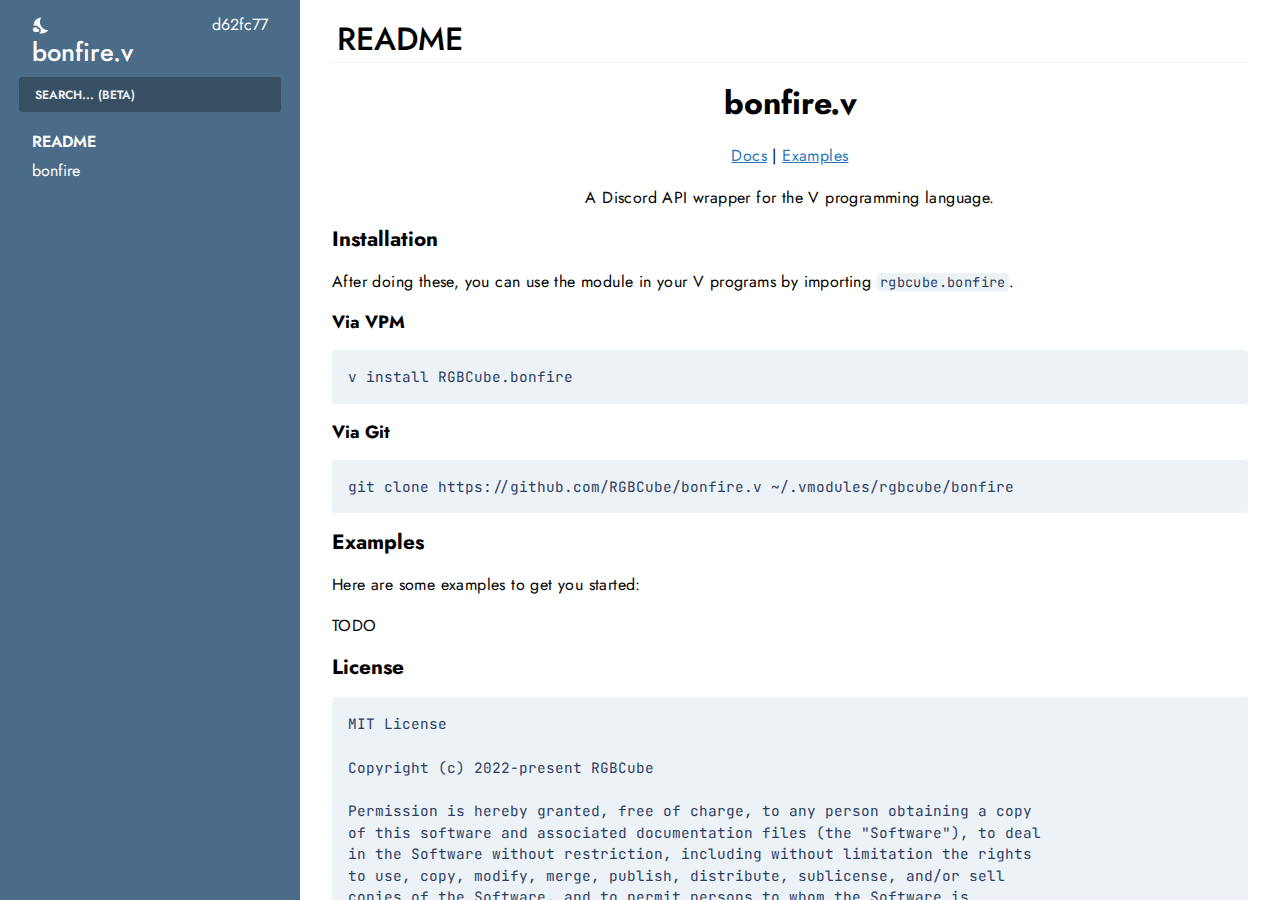
<file: docs/bonfire/index.html>
<!DOCTYPE html>
<html lang="en">

<head>
  <meta charset="UTF-8">
  <meta http-equiv="x-ua-compatible" content="IE=edge" />
  <meta name="viewport" content="width=device-width, initial-scale=1.0">
  <title>README | vdoc</title>
  <link rel="preconnect" href="https://fonts.googleapis.com">
  <link rel="preconnect" href="https://fonts.gstatic.com" crossorigin>
  <link href="https://fonts.googleapis.com/css2?family=Jost:wght@300;400;500;600;700&display=swap" rel="stylesheet">
  <link href="https://fonts.googleapis.com/css2?family=JetBrains+Mono&display=swap" rel="stylesheet">
  <link rel="apple-touch-icon" sizes="180x180" href="apple-touch-icon.png">
  <link rel="icon" type="image/png" sizes="32x32" href="favicon-32x32.png">
  <link rel="icon" type="image/png" sizes="16x16" href="favicon-16x16.png">
  <link rel="manifest" href="site.webmanifest">
  <link rel="mask-icon" href="safari-pinned-tab.svg" color="#5bbad5">
  <meta name="msapplication-TileColor" content="#da532c">
  <meta name="theme-color" content="#ffffff">
  
		<link rel="stylesheet" href="doc.css" />
		<link rel="stylesheet" href="normalize.css" />
		<script src="dark-mode.js"></script>
</head>

<body>
  <div><a id="skip-to-content-link" href="#main-content">Skip to content</a></div>
  <div id="page">
    <header class="doc-nav hidden">
      <div class="heading-container">
        <div class="heading">
          <div class="info">
            <div class="module">bonfire.v</div>
            <div class="toggle-version-container">
              <span> d62fc77</span>
              <div id="dark-mode-toggle" role="switch" aria-checked="false" aria-label="Toggle dark mode"><svg xmlns="http://www.w3.org/2000/svg" class="light-icon" height="24" viewBox="0 0 24 24" width="24"><path d="M0 0h24v24H0z" fill="none"/><path d="M6.76 4.84l-1.8-1.79-1.41 1.41 1.79 1.79 1.42-1.41zM4 10.5H1v2h3v-2zm9-9.95h-2V3.5h2V.55zm7.45 3.91l-1.41-1.41-1.79 1.79 1.41 1.41 1.79-1.79zm-3.21 13.7l1.79 1.8 1.41-1.41-1.8-1.79-1.4 1.4zM20 10.5v2h3v-2h-3zm-8-5c-3.31 0-6 2.69-6 6s2.69 6 6 6 6-2.69 6-6-2.69-6-6-6zm-1 16.95h2V19.5h-2v2.95zm-7.45-3.91l1.41 1.41 1.79-1.8-1.41-1.41-1.79 1.8z"/></svg>
<svg xmlns="http://www.w3.org/2000/svg" class="dark-icon" enable-background="new 0 0 24 24" height="24" viewBox="0 0 24 24" width="24"><g><rect fill="none" height="24" width="24"/></g><g><g><g><path d="M11.1,12.08C8.77,7.57,10.6,3.6,11.63,2.01C6.27,2.2,1.98,6.59,1.98,12c0,0.14,0.02,0.28,0.02,0.42 C2.62,12.15,3.29,12,4,12c1.66,0,3.18,0.83,4.1,2.15C9.77,14.63,11,16.17,11,18c0,1.52-0.87,2.83-2.12,3.51 c0.98,0.32,2.03,0.5,3.11,0.5c3.5,0,6.58-1.8,8.37-4.52C18,17.72,13.38,16.52,11.1,12.08z"/></g><path d="M7,16l-0.18,0C6.4,14.84,5.3,14,4,14c-1.66,0-3,1.34-3,3s1.34,3,3,3c0.62,0,2.49,0,3,0c1.1,0,2-0.9,2-2 C9,16.9,8.1,16,7,16z"/></g></g></svg>
</div>
            </div>
            <svg xmlns="http://www.w3.org/2000/svg" id="toggle-menu" height="24" viewBox="0 0 24 24" width="24"><path d="M0 0h24v24H0z" fill="none"/><path d="M3 18h18v-2H3v2zm0-5h18v-2H3v2zm0-7v2h18V6H3z"/></svg>

          </div>
          <input type="text" id="search" placeholder="Search... (beta)" autocomplete="off">
        </div>
      </div>
      <nav class="search hidden"></nav>
      <nav class="content hidden">
        <ul>
          <li class="open active"><div class="menu-row"><a href="./index.html">README</a></div></li><li class="open"><div class="menu-row"><a href="./bonfire.html">bonfire</a></div></li>
        </ul>
      </nav>
    </header>
    <div class="doc-scrollview" id="main-content">
      <div class="doc-container">
        <div class="doc-content">
          						<section id="README" class="doc-node">
							<div class="title"><h1> README</h1></div><div align="center">
<h1>bonfire.v</h1>
<p><a href="https://rgbcube.github.io/docs/bonfire">Docs</a> | <a href="https://github.com/RGBCube/bonfire.v/tree/master/examples">Examples</a></p>
<p>A Discord API wrapper for the V programming language.</p>
</div>
<h2>Installation</h2>
<p>After doing these, you can use the module in your V programs by importing <code>rgbcube.bonfire</code>.</p>
<h3>Via VPM</h3>
<pre><code class="language-bash">v install RGBCube.bonfire
</code></pre>
<h3>Via Git</h3>
<pre><code class="language-bash">git clone https://github.com/RGBCube/bonfire.v ~/.vmodules/rgbcube/bonfire
</code></pre>
<h2>Examples</h2>
<p>Here are some examples to get you started:</p>
<p>TODO</p>
<h2>License</h2>
<pre><code>MIT License

Copyright (c) 2022-present RGBCube

Permission is hereby granted, free of charge, to any person obtaining a copy
of this software and associated documentation files (the &quot;Software&quot;), to deal
in the Software without restriction, including without limitation the rights
to use, copy, modify, merge, publish, distribute, sublicense, and/or sell
copies of the Software, and to permit persons to whom the Software is
furnished to do so, subject to the following conditions:

The above copyright notice and this permission notice shall be included in all
copies or substantial portions of the Software.

THE SOFTWARE IS PROVIDED &quot;AS IS&quot;, WITHOUT WARRANTY OF ANY KIND, EXPRESS OR
IMPLIED, INCLUDING BUT NOT LIMITED TO THE WARRANTIES OF MERCHANTABILITY,
FITNESS FOR A PARTICULAR PURPOSE AND NONINFRINGEMENT. IN NO EVENT SHALL THE
AUTHORS OR COPYRIGHT HOLDERS BE LIABLE FOR ANY CLAIM, DAMAGES OR OTHER
LIABILITY, WHETHER IN AN ACTION OF CONTRACT, TORT OR OTHERWISE, ARISING FROM,
OUT OF OR IN CONNECTION WITH THE SOFTWARE OR THE USE OR OTHER DEALINGS IN THE
SOFTWARE.
</code></pre>

</section>


          <div class="footer">
            Powered by vdoc. Generated on: 8 Dec 2022 15:16:44
          </div>
        </div>
        
      </div>
    </div>
  </div>
  <script src="doc.js"></script>
  <script async src="search_index.js"></script>
</body>

</html>
</file>
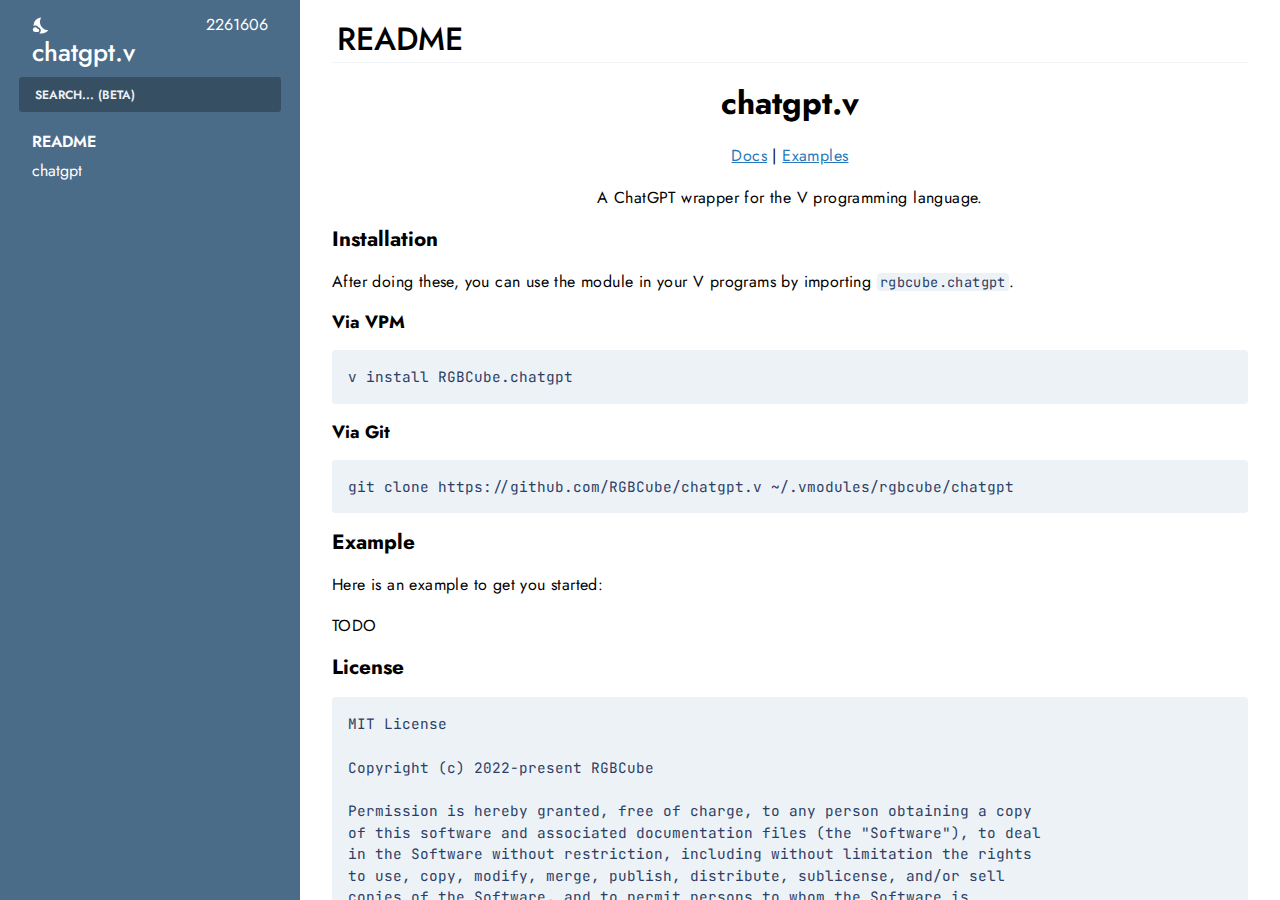
<file: docs/chatgpt/index.html>
<!DOCTYPE html>
<html lang="en">

<head>
  <meta charset="UTF-8">
  <meta http-equiv="x-ua-compatible" content="IE=edge" />
  <meta name="viewport" content="width=device-width, initial-scale=1.0">
  <title>README | vdoc</title>
  <link rel="preconnect" href="https://fonts.googleapis.com">
  <link rel="preconnect" href="https://fonts.gstatic.com" crossorigin>
  <link href="https://fonts.googleapis.com/css2?family=Jost:wght@300;400;500;600;700&display=swap" rel="stylesheet">
  <link href="https://fonts.googleapis.com/css2?family=JetBrains+Mono&display=swap" rel="stylesheet">
  <link rel="apple-touch-icon" sizes="180x180" href="apple-touch-icon.png">
  <link rel="icon" type="image/png" sizes="32x32" href="favicon-32x32.png">
  <link rel="icon" type="image/png" sizes="16x16" href="favicon-16x16.png">
  <link rel="manifest" href="site.webmanifest">
  <link rel="mask-icon" href="safari-pinned-tab.svg" color="#5bbad5">
  <meta name="msapplication-TileColor" content="#da532c">
  <meta name="theme-color" content="#ffffff">
  
		<link rel="stylesheet" href="doc.css" />
		<link rel="stylesheet" href="normalize.css" />
		<script src="dark-mode.js"></script>
</head>

<body>
  <div><a id="skip-to-content-link" href="#main-content">Skip to content</a></div>
  <div id="page">
    <header class="doc-nav hidden">
      <div class="heading-container">
        <div class="heading">
          <div class="info">
            <div class="module">chatgpt.v</div>
            <div class="toggle-version-container">
              <span> 2261606</span>
              <div id="dark-mode-toggle" role="switch" aria-checked="false" aria-label="Toggle dark mode"><svg xmlns="http://www.w3.org/2000/svg" class="light-icon" height="24" viewBox="0 0 24 24" width="24"><path d="M0 0h24v24H0z" fill="none"/><path d="M6.76 4.84l-1.8-1.79-1.41 1.41 1.79 1.79 1.42-1.41zM4 10.5H1v2h3v-2zm9-9.95h-2V3.5h2V.55zm7.45 3.91l-1.41-1.41-1.79 1.79 1.41 1.41 1.79-1.79zm-3.21 13.7l1.79 1.8 1.41-1.41-1.8-1.79-1.4 1.4zM20 10.5v2h3v-2h-3zm-8-5c-3.31 0-6 2.69-6 6s2.69 6 6 6 6-2.69 6-6-2.69-6-6-6zm-1 16.95h2V19.5h-2v2.95zm-7.45-3.91l1.41 1.41 1.79-1.8-1.41-1.41-1.79 1.8z"/></svg>
<svg xmlns="http://www.w3.org/2000/svg" class="dark-icon" enable-background="new 0 0 24 24" height="24" viewBox="0 0 24 24" width="24"><g><rect fill="none" height="24" width="24"/></g><g><g><g><path d="M11.1,12.08C8.77,7.57,10.6,3.6,11.63,2.01C6.27,2.2,1.98,6.59,1.98,12c0,0.14,0.02,0.28,0.02,0.42 C2.62,12.15,3.29,12,4,12c1.66,0,3.18,0.83,4.1,2.15C9.77,14.63,11,16.17,11,18c0,1.52-0.87,2.83-2.12,3.51 c0.98,0.32,2.03,0.5,3.11,0.5c3.5,0,6.58-1.8,8.37-4.52C18,17.72,13.38,16.52,11.1,12.08z"/></g><path d="M7,16l-0.18,0C6.4,14.84,5.3,14,4,14c-1.66,0-3,1.34-3,3s1.34,3,3,3c0.62,0,2.49,0,3,0c1.1,0,2-0.9,2-2 C9,16.9,8.1,16,7,16z"/></g></g></svg>
</div>
            </div>
            <svg xmlns="http://www.w3.org/2000/svg" id="toggle-menu" height="24" viewBox="0 0 24 24" width="24"><path d="M0 0h24v24H0z" fill="none"/><path d="M3 18h18v-2H3v2zm0-5h18v-2H3v2zm0-7v2h18V6H3z"/></svg>

          </div>
          <input type="text" id="search" placeholder="Search... (beta)" autocomplete="off">
        </div>
      </div>
      <nav class="search hidden"></nav>
      <nav class="content hidden">
        <ul>
          <li class="open active"><div class="menu-row"><a href="./index.html">README</a></div></li><li class="open"><div class="menu-row"><a href="./chatgpt.html">chatgpt</a></div></li>
        </ul>
      </nav>
    </header>
    <div class="doc-scrollview" id="main-content">
      <div class="doc-container">
        <div class="doc-content">
          						<section id="README" class="doc-node">
							<div class="title"><h1> README</h1></div><div align="center">
<h1>chatgpt.v</h1>
<p><a href="https://rgbcube.github.io/docs/chatgpt">Docs</a> | <a href="https://github.com/RGBCube/chatgpt.v/tree/master/examples">Examples</a></p>
<p>A ChatGPT wrapper for the V programming language.</p>
</div>
<h2>Installation</h2>
<p>After doing these, you can use the module in your V programs by importing <code>rgbcube.chatgpt</code>.</p>
<h3>Via VPM</h3>
<pre><code class="language-bash">v install RGBCube.chatgpt
</code></pre>
<h3>Via Git</h3>
<pre><code class="language-bash">git clone https://github.com/RGBCube/chatgpt.v ~/.vmodules/rgbcube/chatgpt
</code></pre>
<h2>Example</h2>
<p>Here is an example to get you started:</p>
<p>TODO</p>
<h2>License</h2>
<pre><code>MIT License

Copyright (c) 2022-present RGBCube

Permission is hereby granted, free of charge, to any person obtaining a copy
of this software and associated documentation files (the &quot;Software&quot;), to deal
in the Software without restriction, including without limitation the rights
to use, copy, modify, merge, publish, distribute, sublicense, and/or sell
copies of the Software, and to permit persons to whom the Software is
furnished to do so, subject to the following conditions:

The above copyright notice and this permission notice shall be included in all
copies or substantial portions of the Software.

THE SOFTWARE IS PROVIDED &quot;AS IS&quot;, WITHOUT WARRANTY OF ANY KIND, EXPRESS OR
IMPLIED, INCLUDING BUT NOT LIMITED TO THE WARRANTIES OF MERCHANTABILITY,
FITNESS FOR A PARTICULAR PURPOSE AND NONINFRINGEMENT. IN NO EVENT SHALL THE
AUTHORS OR COPYRIGHT HOLDERS BE LIABLE FOR ANY CLAIM, DAMAGES OR OTHER
LIABILITY, WHETHER IN AN ACTION OF CONTRACT, TORT OR OTHERWISE, ARISING FROM,
OUT OF OR IN CONNECTION WITH THE SOFTWARE OR THE USE OR OTHER DEALINGS IN THE
SOFTWARE.
</code></pre>

</section>


          <div class="footer">
            Powered by vdoc. Generated on: 7 Dec 2022 15:22:48
          </div>
        </div>
        
      </div>
    </div>
  </div>
  <script src="doc.js"></script>
  <script async src="search_index.js"></script>
</body>

</html>
</file>
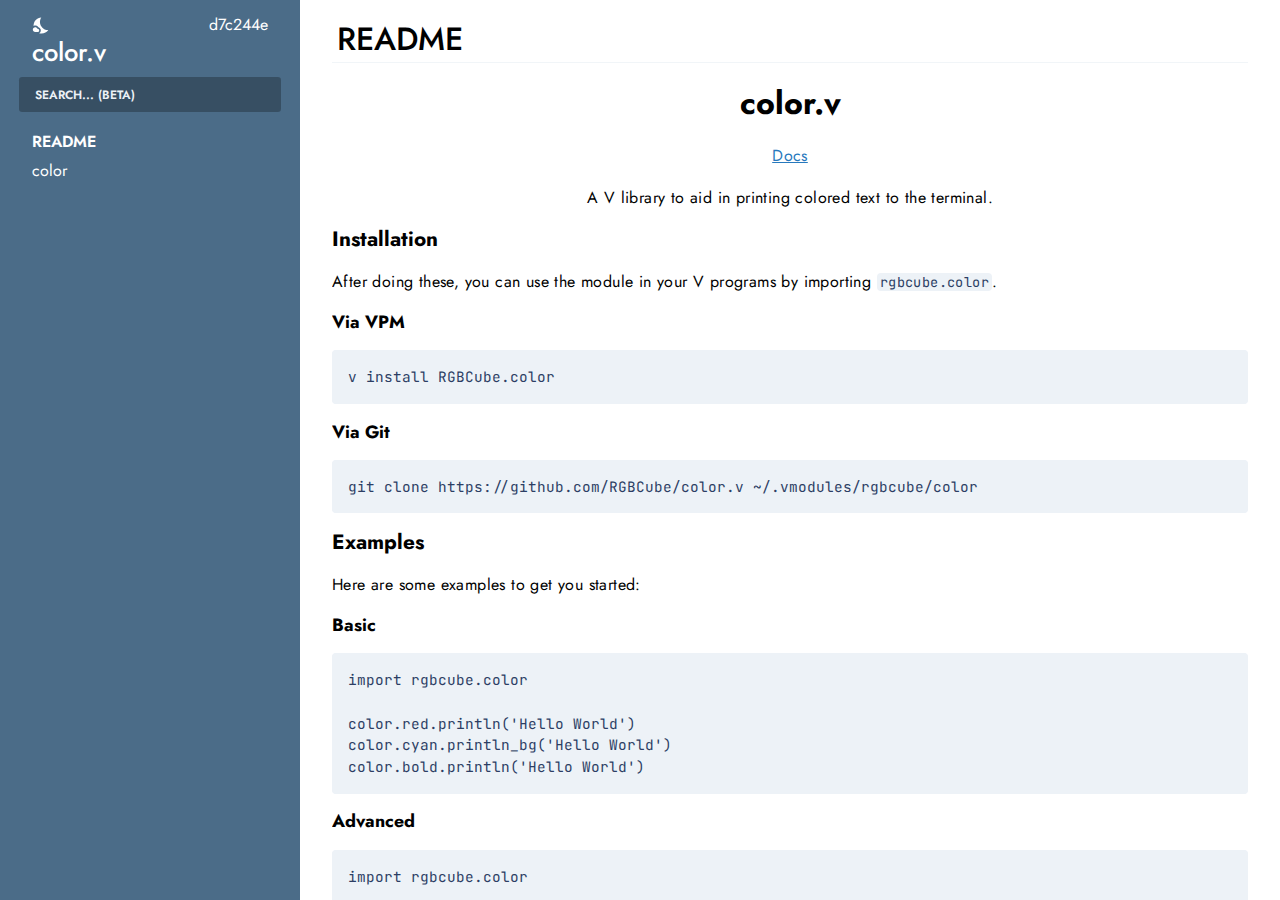
<file: docs/color/index.html>
<!DOCTYPE html>
<html lang="en">

<head>
  <meta charset="UTF-8">
  <meta http-equiv="x-ua-compatible" content="IE=edge" />
  <meta name="viewport" content="width=device-width, initial-scale=1.0">
  <title>README | vdoc</title>
  <link rel="preconnect" href="https://fonts.googleapis.com">
  <link rel="preconnect" href="https://fonts.gstatic.com" crossorigin>
  <link href="https://fonts.googleapis.com/css2?family=Jost:wght@300;400;500;600;700&display=swap" rel="stylesheet">
  <link href="https://fonts.googleapis.com/css2?family=JetBrains+Mono&display=swap" rel="stylesheet">
  <link rel="apple-touch-icon" sizes="180x180" href="apple-touch-icon.png">
  <link rel="icon" type="image/png" sizes="32x32" href="favicon-32x32.png">
  <link rel="icon" type="image/png" sizes="16x16" href="favicon-16x16.png">
  <link rel="manifest" href="site.webmanifest">
  <link rel="mask-icon" href="safari-pinned-tab.svg" color="#5bbad5">
  <meta name="msapplication-TileColor" content="#da532c">
  <meta name="theme-color" content="#ffffff">
  
		<link rel="stylesheet" href="doc.css" />
		<link rel="stylesheet" href="normalize.css" />
		<script src="dark-mode.js"></script>
</head>

<body>
  <div><a id="skip-to-content-link" href="#main-content">Skip to content</a></div>
  <div id="page">
    <header class="doc-nav hidden">
      <div class="heading-container">
        <div class="heading">
          <div class="info">
            <div class="module">color.v</div>
            <div class="toggle-version-container">
              <span> d7c244e</span>
              <div id="dark-mode-toggle" role="switch" aria-checked="false" aria-label="Toggle dark mode"><svg xmlns="http://www.w3.org/2000/svg" class="light-icon" height="24" viewBox="0 0 24 24" width="24"><path d="M0 0h24v24H0z" fill="none"/><path d="M6.76 4.84l-1.8-1.79-1.41 1.41 1.79 1.79 1.42-1.41zM4 10.5H1v2h3v-2zm9-9.95h-2V3.5h2V.55zm7.45 3.91l-1.41-1.41-1.79 1.79 1.41 1.41 1.79-1.79zm-3.21 13.7l1.79 1.8 1.41-1.41-1.8-1.79-1.4 1.4zM20 10.5v2h3v-2h-3zm-8-5c-3.31 0-6 2.69-6 6s2.69 6 6 6 6-2.69 6-6-2.69-6-6-6zm-1 16.95h2V19.5h-2v2.95zm-7.45-3.91l1.41 1.41 1.79-1.8-1.41-1.41-1.79 1.8z"/></svg>
<svg xmlns="http://www.w3.org/2000/svg" class="dark-icon" enable-background="new 0 0 24 24" height="24" viewBox="0 0 24 24" width="24"><g><rect fill="none" height="24" width="24"/></g><g><g><g><path d="M11.1,12.08C8.77,7.57,10.6,3.6,11.63,2.01C6.27,2.2,1.98,6.59,1.98,12c0,0.14,0.02,0.28,0.02,0.42 C2.62,12.15,3.29,12,4,12c1.66,0,3.18,0.83,4.1,2.15C9.77,14.63,11,16.17,11,18c0,1.52-0.87,2.83-2.12,3.51 c0.98,0.32,2.03,0.5,3.11,0.5c3.5,0,6.58-1.8,8.37-4.52C18,17.72,13.38,16.52,11.1,12.08z"/></g><path d="M7,16l-0.18,0C6.4,14.84,5.3,14,4,14c-1.66,0-3,1.34-3,3s1.34,3,3,3c0.62,0,2.49,0,3,0c1.1,0,2-0.9,2-2 C9,16.9,8.1,16,7,16z"/></g></g></svg>
</div>
            </div>
            <svg xmlns="http://www.w3.org/2000/svg" id="toggle-menu" height="24" viewBox="0 0 24 24" width="24"><path d="M0 0h24v24H0z" fill="none"/><path d="M3 18h18v-2H3v2zm0-5h18v-2H3v2zm0-7v2h18V6H3z"/></svg>

          </div>
          <input type="text" id="search" placeholder="Search... (beta)" autocomplete="off">
        </div>
      </div>
      <nav class="search hidden"></nav>
      <nav class="content hidden">
        <ul>
          <li class="open active"><div class="menu-row"><a href="./index.html">README</a></div></li><li class="open"><div class="menu-row"><a href="./color.html">color</a></div></li>
        </ul>
      </nav>
    </header>
    <div class="doc-scrollview" id="main-content">
      <div class="doc-container">
        <div class="doc-content">
          						<section id="README" class="doc-node">
							<div class="title"><h1> README</h1></div><div align="center">
<h1>color.v</h1>
<p><a href="https://rgbcube.github.io/docs/color">Docs</a></p>
<p>A V library to aid in printing colored text to the terminal.</p>
</div>
<h2>Installation</h2>
<p>After doing these, you can use the module in your V programs by importing <code>rgbcube.color</code>.</p>
<h3>Via VPM</h3>
<pre><code class="language-bash">v install RGBCube.color
</code></pre>
<h3>Via Git</h3>
<pre><code class="language-bash">git clone https://github.com/RGBCube/color.v ~/.vmodules/rgbcube/color
</code></pre>
<h2>Examples</h2>
<p>Here are some examples to get you started:</p>
<h3>Basic</h3>
<pre><code class="language-v">import rgbcube.color

color.red.println('Hello World')
color.cyan.println_bg('Hello World')
color.bold.println('Hello World')
</code></pre>
<h3>Advanced</h3>
<pre><code class="language-v">import rgbcube.color

brush := color.new_brush(
    fg: color.rgb(0, 0, 0)
    bg: color.hex(0xffffff)
    styles: [color.bold, color.underline, color.italic]
)

brush.println('Hello World')
</code></pre>
<h2>License</h2>
<pre><code>MIT License

Copyright (c) 2022-present RGBCube

Permission is hereby granted, free of charge, to any person obtaining a copy
of this software and associated documentation files (the &quot;Software&quot;), to deal
in the Software without restriction, including without limitation the rights
to use, copy, modify, merge, publish, distribute, sublicense, and/or sell
copies of the Software, and to permit persons to whom the Software is
furnished to do so, subject to the following conditions:

The above copyright notice and this permission notice shall be included in all
copies or substantial portions of the Software.

THE SOFTWARE IS PROVIDED &quot;AS IS&quot;, WITHOUT WARRANTY OF ANY KIND, EXPRESS OR
IMPLIED, INCLUDING BUT NOT LIMITED TO THE WARRANTIES OF MERCHANTABILITY,
FITNESS FOR A PARTICULAR PURPOSE AND NONINFRINGEMENT. IN NO EVENT SHALL THE
AUTHORS OR COPYRIGHT HOLDERS BE LIABLE FOR ANY CLAIM, DAMAGES OR OTHER
LIABILITY, WHETHER IN AN ACTION OF CONTRACT, TORT OR OTHERWISE, ARISING FROM,
OUT OF OR IN CONNECTION WITH THE SOFTWARE OR THE USE OR OTHER DEALINGS IN THE
SOFTWARE.
</code></pre>

</section>


          <div class="footer">
            Powered by vdoc. Generated on: 11 Dec 2022 14:59:39
          </div>
        </div>
        
      </div>
    </div>
  </div>
  <script src="doc.js"></script>
  <script async src="search_index.js"></script>
</body>

</html>
</file>
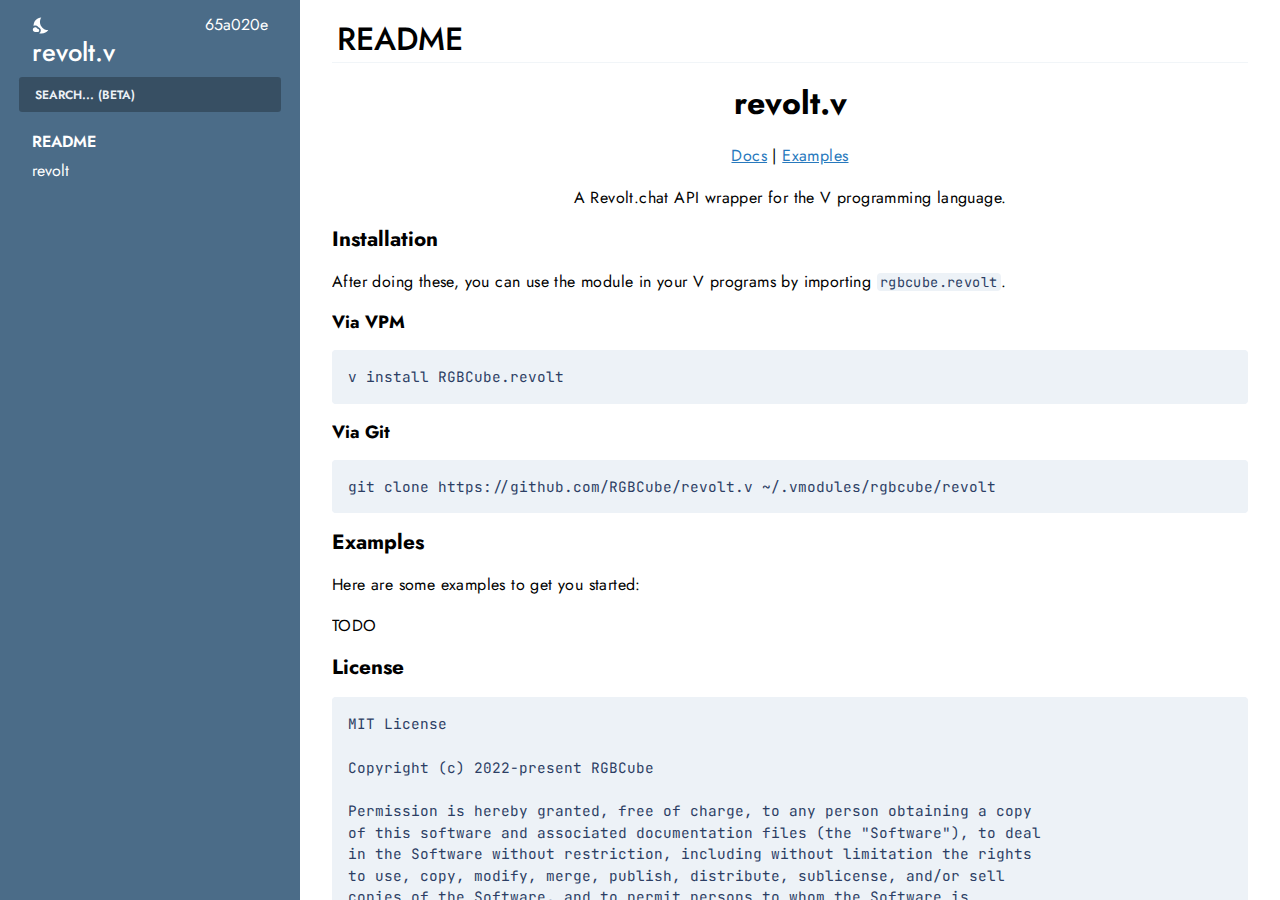
<file: docs/revolt/index.html>
<!DOCTYPE html>
<html lang="en">

<head>
  <meta charset="UTF-8">
  <meta http-equiv="x-ua-compatible" content="IE=edge" />
  <meta name="viewport" content="width=device-width, initial-scale=1.0">
  <title>README | vdoc</title>
  <link rel="preconnect" href="https://fonts.googleapis.com">
  <link rel="preconnect" href="https://fonts.gstatic.com" crossorigin>
  <link href="https://fonts.googleapis.com/css2?family=Jost:wght@300;400;500;600;700&display=swap" rel="stylesheet">
  <link href="https://fonts.googleapis.com/css2?family=JetBrains+Mono&display=swap" rel="stylesheet">
  <link rel="apple-touch-icon" sizes="180x180" href="apple-touch-icon.png">
  <link rel="icon" type="image/png" sizes="32x32" href="favicon-32x32.png">
  <link rel="icon" type="image/png" sizes="16x16" href="favicon-16x16.png">
  <link rel="manifest" href="site.webmanifest">
  <link rel="mask-icon" href="safari-pinned-tab.svg" color="#5bbad5">
  <meta name="msapplication-TileColor" content="#da532c">
  <meta name="theme-color" content="#ffffff">
  
		<link rel="stylesheet" href="doc.css" />
		<link rel="stylesheet" href="normalize.css" />
		<script src="dark-mode.js"></script>
</head>

<body>
  <div><a id="skip-to-content-link" href="#main-content">Skip to content</a></div>
  <div id="page">
    <header class="doc-nav hidden">
      <div class="heading-container">
        <div class="heading">
          <div class="info">
            <div class="module">revolt.v</div>
            <div class="toggle-version-container">
              <span> 65a020e</span>
              <div id="dark-mode-toggle" role="switch" aria-checked="false" aria-label="Toggle dark mode"><svg xmlns="http://www.w3.org/2000/svg" class="light-icon" height="24" viewBox="0 0 24 24" width="24"><path d="M0 0h24v24H0z" fill="none"/><path d="M6.76 4.84l-1.8-1.79-1.41 1.41 1.79 1.79 1.42-1.41zM4 10.5H1v2h3v-2zm9-9.95h-2V3.5h2V.55zm7.45 3.91l-1.41-1.41-1.79 1.79 1.41 1.41 1.79-1.79zm-3.21 13.7l1.79 1.8 1.41-1.41-1.8-1.79-1.4 1.4zM20 10.5v2h3v-2h-3zm-8-5c-3.31 0-6 2.69-6 6s2.69 6 6 6 6-2.69 6-6-2.69-6-6-6zm-1 16.95h2V19.5h-2v2.95zm-7.45-3.91l1.41 1.41 1.79-1.8-1.41-1.41-1.79 1.8z"/></svg>
<svg xmlns="http://www.w3.org/2000/svg" class="dark-icon" enable-background="new 0 0 24 24" height="24" viewBox="0 0 24 24" width="24"><g><rect fill="none" height="24" width="24"/></g><g><g><g><path d="M11.1,12.08C8.77,7.57,10.6,3.6,11.63,2.01C6.27,2.2,1.98,6.59,1.98,12c0,0.14,0.02,0.28,0.02,0.42 C2.62,12.15,3.29,12,4,12c1.66,0,3.18,0.83,4.1,2.15C9.77,14.63,11,16.17,11,18c0,1.52-0.87,2.83-2.12,3.51 c0.98,0.32,2.03,0.5,3.11,0.5c3.5,0,6.58-1.8,8.37-4.52C18,17.72,13.38,16.52,11.1,12.08z"/></g><path d="M7,16l-0.18,0C6.4,14.84,5.3,14,4,14c-1.66,0-3,1.34-3,3s1.34,3,3,3c0.62,0,2.49,0,3,0c1.1,0,2-0.9,2-2 C9,16.9,8.1,16,7,16z"/></g></g></svg>
</div>
            </div>
            <svg xmlns="http://www.w3.org/2000/svg" id="toggle-menu" height="24" viewBox="0 0 24 24" width="24"><path d="M0 0h24v24H0z" fill="none"/><path d="M3 18h18v-2H3v2zm0-5h18v-2H3v2zm0-7v2h18V6H3z"/></svg>

          </div>
          <input type="text" id="search" placeholder="Search... (beta)" autocomplete="off">
        </div>
      </div>
      <nav class="search hidden"></nav>
      <nav class="content hidden">
        <ul>
          <li class="open active"><div class="menu-row"><a href="./index.html">README</a></div></li><li class="open"><div class="menu-row"><a href="./revolt.html">revolt</a></div></li>
        </ul>
      </nav>
    </header>
    <div class="doc-scrollview" id="main-content">
      <div class="doc-container">
        <div class="doc-content">
          						<section id="README" class="doc-node">
							<div class="title"><h1> README</h1></div><div align="center">
<h1>revolt.v</h1>
<p><a href="https://rgbcube.github.io/docs/revolt">Docs</a> | <a href="https://github.com/RGBCube/revolt.v/tree/master/examples">Examples</a></p>
<p>A Revolt.chat API wrapper for the V programming language.</p>
</div>
<h2>Installation</h2>
<p>After doing these, you can use the module in your V programs by importing <code>rgbcube.revolt</code>.</p>
<h3>Via VPM</h3>
<pre><code class="language-bash">v install RGBCube.revolt
</code></pre>
<h3>Via Git</h3>
<pre><code class="language-bash">git clone https://github.com/RGBCube/revolt.v ~/.vmodules/rgbcube/revolt
</code></pre>
<h2>Examples</h2>
<p>Here are some examples to get you started:</p>
<p>TODO</p>
<h2>License</h2>
<pre><code>MIT License

Copyright (c) 2022-present RGBCube

Permission is hereby granted, free of charge, to any person obtaining a copy
of this software and associated documentation files (the &quot;Software&quot;), to deal
in the Software without restriction, including without limitation the rights
to use, copy, modify, merge, publish, distribute, sublicense, and/or sell
copies of the Software, and to permit persons to whom the Software is
furnished to do so, subject to the following conditions:

The above copyright notice and this permission notice shall be included in all
copies or substantial portions of the Software.

THE SOFTWARE IS PROVIDED &quot;AS IS&quot;, WITHOUT WARRANTY OF ANY KIND, EXPRESS OR
IMPLIED, INCLUDING BUT NOT LIMITED TO THE WARRANTIES OF MERCHANTABILITY,
FITNESS FOR A PARTICULAR PURPOSE AND NONINFRINGEMENT. IN NO EVENT SHALL THE
AUTHORS OR COPYRIGHT HOLDERS BE LIABLE FOR ANY CLAIM, DAMAGES OR OTHER
LIABILITY, WHETHER IN AN ACTION OF CONTRACT, TORT OR OTHERWISE, ARISING FROM,
OUT OF OR IN CONNECTION WITH THE SOFTWARE OR THE USE OR OTHER DEALINGS IN THE
SOFTWARE.
</code></pre>

</section>


          <div class="footer">
            Powered by vdoc. Generated on: 16 Dec 2022 19:20:53
          </div>
        </div>
        
      </div>
    </div>
  </div>
  <script src="doc.js"></script>
  <script async src="search_index.js"></script>
</body>

</html>
</file>
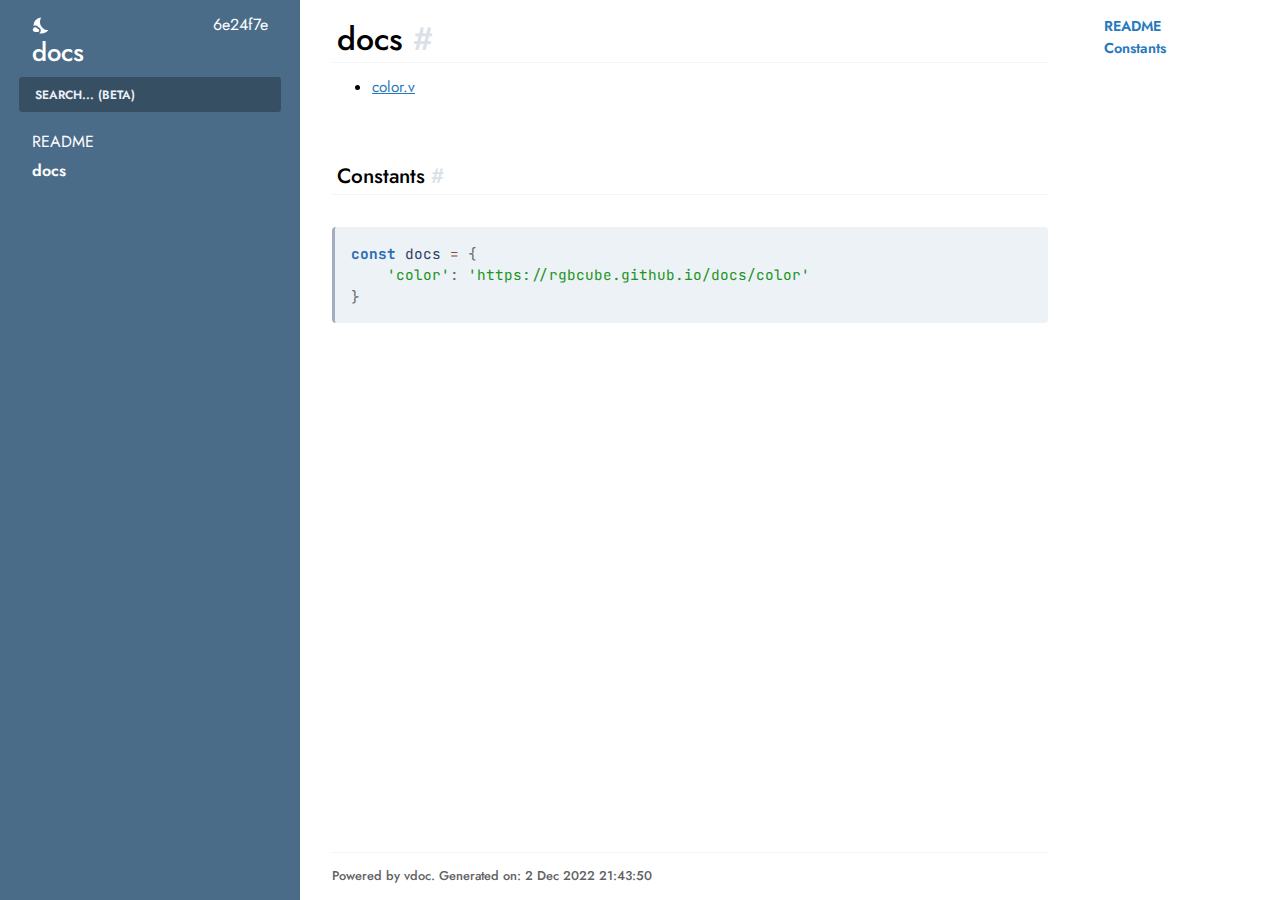
<file: docs/docs.html>
<!DOCTYPE html>
<html lang="en">

<head>
  <meta charset="UTF-8">
  <meta http-equiv="x-ua-compatible" content="IE=edge" />
  <meta name="viewport" content="width=device-width, initial-scale=1.0">
  <title>docs | vdoc</title>
  <link rel="preconnect" href="https://fonts.googleapis.com">
  <link rel="preconnect" href="https://fonts.gstatic.com" crossorigin>
  <link href="https://fonts.googleapis.com/css2?family=Jost:wght@300;400;500;600;700&display=swap" rel="stylesheet">
  <link href="https://fonts.googleapis.com/css2?family=JetBrains+Mono&display=swap" rel="stylesheet">
  <link rel="apple-touch-icon" sizes="180x180" href="apple-touch-icon.png">
  <link rel="icon" type="image/png" sizes="32x32" href="favicon-32x32.png">
  <link rel="icon" type="image/png" sizes="16x16" href="favicon-16x16.png">
  <link rel="manifest" href="site.webmanifest">
  <link rel="mask-icon" href="safari-pinned-tab.svg" color="#5bbad5">
  <meta name="msapplication-TileColor" content="#da532c">
  <meta name="theme-color" content="#ffffff">
  
		<link rel="stylesheet" href="doc.css" />
		<link rel="stylesheet" href="normalize.css" />
		<script src="dark-mode.js"></script>
</head>

<body>
  <div><a id="skip-to-content-link" href="#main-content">Skip to content</a></div>
  <div id="page">
    <header class="doc-nav hidden">
      <div class="heading-container">
        <div class="heading">
          <div class="info">
            <div class="module">docs</div>
            <div class="toggle-version-container">
              <span> 6e24f7e</span>
              <div id="dark-mode-toggle" role="switch" aria-checked="false" aria-label="Toggle dark mode"><svg xmlns="http://www.w3.org/2000/svg" class="light-icon" height="24" viewBox="0 0 24 24" width="24"><path d="M0 0h24v24H0z" fill="none"/><path d="M6.76 4.84l-1.8-1.79-1.41 1.41 1.79 1.79 1.42-1.41zM4 10.5H1v2h3v-2zm9-9.95h-2V3.5h2V.55zm7.45 3.91l-1.41-1.41-1.79 1.79 1.41 1.41 1.79-1.79zm-3.21 13.7l1.79 1.8 1.41-1.41-1.8-1.79-1.4 1.4zM20 10.5v2h3v-2h-3zm-8-5c-3.31 0-6 2.69-6 6s2.69 6 6 6 6-2.69 6-6-2.69-6-6-6zm-1 16.95h2V19.5h-2v2.95zm-7.45-3.91l1.41 1.41 1.79-1.8-1.41-1.41-1.79 1.8z"/></svg>
<svg xmlns="http://www.w3.org/2000/svg" class="dark-icon" enable-background="new 0 0 24 24" height="24" viewBox="0 0 24 24" width="24"><g><rect fill="none" height="24" width="24"/></g><g><g><g><path d="M11.1,12.08C8.77,7.57,10.6,3.6,11.63,2.01C6.27,2.2,1.98,6.59,1.98,12c0,0.14,0.02,0.28,0.02,0.42 C2.62,12.15,3.29,12,4,12c1.66,0,3.18,0.83,4.1,2.15C9.77,14.63,11,16.17,11,18c0,1.52-0.87,2.83-2.12,3.51 c0.98,0.32,2.03,0.5,3.11,0.5c3.5,0,6.58-1.8,8.37-4.52C18,17.72,13.38,16.52,11.1,12.08z"/></g><path d="M7,16l-0.18,0C6.4,14.84,5.3,14,4,14c-1.66,0-3,1.34-3,3s1.34,3,3,3c0.62,0,2.49,0,3,0c1.1,0,2-0.9,2-2 C9,16.9,8.1,16,7,16z"/></g></g></svg>
</div>
            </div>
            <svg xmlns="http://www.w3.org/2000/svg" id="toggle-menu" height="24" viewBox="0 0 24 24" width="24"><path d="M0 0h24v24H0z" fill="none"/><path d="M3 18h18v-2H3v2zm0-5h18v-2H3v2zm0-7v2h18V6H3z"/></svg>

          </div>
          <input type="text" id="search" placeholder="Search... (beta)" autocomplete="off">
        </div>
      </div>
      <nav class="search hidden"></nav>
      <nav class="content hidden">
        <ul>
          <li class="open"><div class="menu-row"><a href="./index.html">README</a></div></li><li class="open active"><div class="menu-row"><a href="./docs.html">docs</a></div></li>
        </ul>
      </nav>
    </header>
    <div class="doc-scrollview" id="main-content">
      <div class="doc-container">
        <div class="doc-content">
          						<section id="readme_docs" class="doc-node">
							<div class="title"><h1> docs <a href="#readme_docs">#</a></h1></div><ul>
<li><a href="color">color.v</a></li>
</ul>

</section>

						<section id="Constants" class="doc-node const">
							<div class="title"><h2>Constants <a href="#Constants">#</a></h2></div>

</section>
						<section id="" class="doc-node const">
<pre class="signature"><code><span class="token keyword">const</span> docs <span class="token operator">=</span> <span class="token punctuation">{</span>
	<span class="token string">'color'</span><span class="token punctuation">:</span> <span class="token string">'https://rgbcube.github.io/docs/color'</span>
<span class="token punctuation">}</span></code></pre>


</section>

          <div class="footer">
            Powered by vdoc. Generated on: 2 Dec 2022 21:43:50
          </div>
        </div>
        <div class="doc-toc"><ul><li class="open"><a href="#readme_docs">README</a></li>
<li class="open"><a href="#Constants">Constants</a></li>
</ul></div>
      </div>
    </div>
  </div>
  <script src="doc.js"></script>
  <script async src="search_index.js"></script>
</body>

</html>
</file>
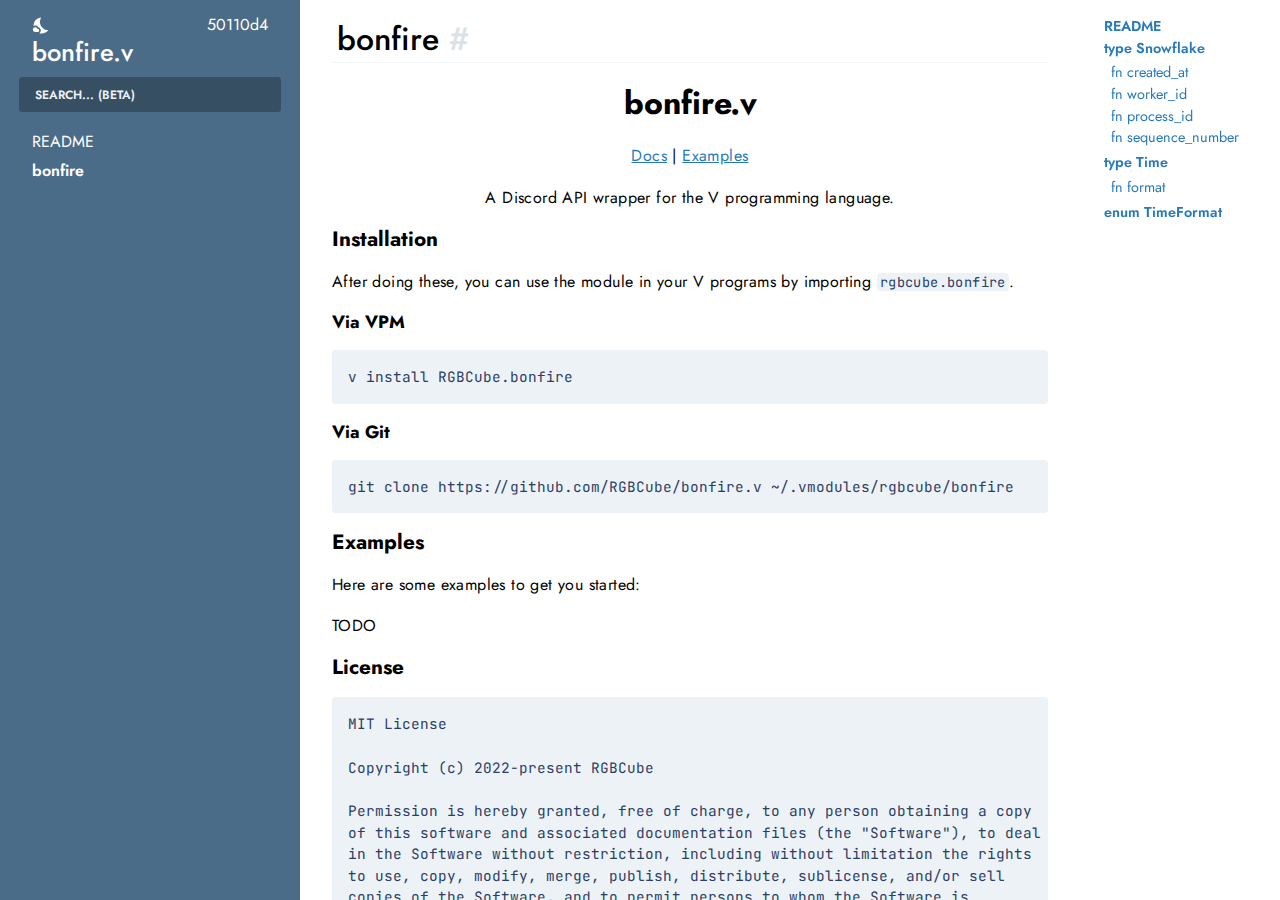
<file: docs/bonfire/bonfire.html>
<!DOCTYPE html>
<html lang="en">

<head>
  <meta charset="UTF-8">
  <meta http-equiv="x-ua-compatible" content="IE=edge" />
  <meta name="viewport" content="width=device-width, initial-scale=1.0">
  <title>bonfire | vdoc</title>
  <link rel="preconnect" href="https://fonts.googleapis.com">
  <link rel="preconnect" href="https://fonts.gstatic.com" crossorigin>
  <link href="https://fonts.googleapis.com/css2?family=Jost:wght@300;400;500;600;700&display=swap" rel="stylesheet">
  <link href="https://fonts.googleapis.com/css2?family=JetBrains+Mono&display=swap" rel="stylesheet">
  <link rel="apple-touch-icon" sizes="180x180" href="apple-touch-icon.png">
  <link rel="icon" type="image/png" sizes="32x32" href="favicon-32x32.png">
  <link rel="icon" type="image/png" sizes="16x16" href="favicon-16x16.png">
  <link rel="manifest" href="site.webmanifest">
  <link rel="mask-icon" href="safari-pinned-tab.svg" color="#5bbad5">
  <meta name="msapplication-TileColor" content="#da532c">
  <meta name="theme-color" content="#ffffff">
  
		<link rel="stylesheet" href="doc.css" />
		<link rel="stylesheet" href="normalize.css" />
		<script src="dark-mode.js"></script>
</head>

<body>
  <div><a id="skip-to-content-link" href="#main-content">Skip to content</a></div>
  <div id="page">
    <header class="doc-nav hidden">
      <div class="heading-container">
        <div class="heading">
          <div class="info">
            <div class="module">bonfire.v</div>
            <div class="toggle-version-container">
              <span> 50110d4</span>
              <div id="dark-mode-toggle" role="switch" aria-checked="false" aria-label="Toggle dark mode"><svg xmlns="http://www.w3.org/2000/svg" class="light-icon" height="24" viewBox="0 0 24 24" width="24"><path d="M0 0h24v24H0z" fill="none"/><path d="M6.76 4.84l-1.8-1.79-1.41 1.41 1.79 1.79 1.42-1.41zM4 10.5H1v2h3v-2zm9-9.95h-2V3.5h2V.55zm7.45 3.91l-1.41-1.41-1.79 1.79 1.41 1.41 1.79-1.79zm-3.21 13.7l1.79 1.8 1.41-1.41-1.8-1.79-1.4 1.4zM20 10.5v2h3v-2h-3zm-8-5c-3.31 0-6 2.69-6 6s2.69 6 6 6 6-2.69 6-6-2.69-6-6-6zm-1 16.95h2V19.5h-2v2.95zm-7.45-3.91l1.41 1.41 1.79-1.8-1.41-1.41-1.79 1.8z"/></svg>
<svg xmlns="http://www.w3.org/2000/svg" class="dark-icon" enable-background="new 0 0 24 24" height="24" viewBox="0 0 24 24" width="24"><g><rect fill="none" height="24" width="24"/></g><g><g><g><path d="M11.1,12.08C8.77,7.57,10.6,3.6,11.63,2.01C6.27,2.2,1.98,6.59,1.98,12c0,0.14,0.02,0.28,0.02,0.42 C2.62,12.15,3.29,12,4,12c1.66,0,3.18,0.83,4.1,2.15C9.77,14.63,11,16.17,11,18c0,1.52-0.87,2.83-2.12,3.51 c0.98,0.32,2.03,0.5,3.11,0.5c3.5,0,6.58-1.8,8.37-4.52C18,17.72,13.38,16.52,11.1,12.08z"/></g><path d="M7,16l-0.18,0C6.4,14.84,5.3,14,4,14c-1.66,0-3,1.34-3,3s1.34,3,3,3c0.62,0,2.49,0,3,0c1.1,0,2-0.9,2-2 C9,16.9,8.1,16,7,16z"/></g></g></svg>
</div>
            </div>
            <svg xmlns="http://www.w3.org/2000/svg" id="toggle-menu" height="24" viewBox="0 0 24 24" width="24"><path d="M0 0h24v24H0z" fill="none"/><path d="M3 18h18v-2H3v2zm0-5h18v-2H3v2zm0-7v2h18V6H3z"/></svg>

          </div>
          <input type="text" id="search" placeholder="Search... (beta)" autocomplete="off">
        </div>
      </div>
      <nav class="search hidden"></nav>
      <nav class="content hidden">
        <ul>
          <li class="open"><div class="menu-row"><a href="./index.html">README</a></div></li><li class="open active"><div class="menu-row"><a href="./bonfire.html">bonfire</a></div></li>
        </ul>
      </nav>
    </header>
    <div class="doc-scrollview" id="main-content">
      <div class="doc-container">
        <div class="doc-content">
          						<section id="readme_bonfire" class="doc-node">
							<div class="title"><h1> bonfire <a href="#readme_bonfire">#</a></h1></div><div align="center">
<h1>bonfire.v</h1>
<p><a href="https://rgbcube.github.io/docs/bonfire">Docs</a> | <a href="https://github.com/RGBCube/bonfire.v/tree/master/examples">Examples</a></p>
<p>A Discord API wrapper for the V programming language.</p>
</div>
<h2>Installation</h2>
<p>After doing these, you can use the module in your V programs by importing <code>rgbcube.bonfire</code>.</p>
<h3>Via VPM</h3>
<pre><code class="language-bash">v install RGBCube.bonfire
</code></pre>
<h3>Via Git</h3>
<pre><code class="language-bash">git clone https://github.com/RGBCube/bonfire.v ~/.vmodules/rgbcube/bonfire
</code></pre>
<h2>Examples</h2>
<p>Here are some examples to get you started:</p>
<p>TODO</p>
<h2>License</h2>
<pre><code>MIT License

Copyright (c) 2022-present RGBCube

Permission is hereby granted, free of charge, to any person obtaining a copy
of this software and associated documentation files (the &quot;Software&quot;), to deal
in the Software without restriction, including without limitation the rights
to use, copy, modify, merge, publish, distribute, sublicense, and/or sell
copies of the Software, and to permit persons to whom the Software is
furnished to do so, subject to the following conditions:

The above copyright notice and this permission notice shall be included in all
copies or substantial portions of the Software.

THE SOFTWARE IS PROVIDED &quot;AS IS&quot;, WITHOUT WARRANTY OF ANY KIND, EXPRESS OR
IMPLIED, INCLUDING BUT NOT LIMITED TO THE WARRANTIES OF MERCHANTABILITY,
FITNESS FOR A PARTICULAR PURPOSE AND NONINFRINGEMENT. IN NO EVENT SHALL THE
AUTHORS OR COPYRIGHT HOLDERS BE LIABLE FOR ANY CLAIM, DAMAGES OR OTHER
LIABILITY, WHETHER IN AN ACTION OF CONTRACT, TORT OR OTHERWISE, ARISING FROM,
OUT OF OR IN CONNECTION WITH THE SOFTWARE OR THE USE OR OTHER DEALINGS IN THE
SOFTWARE.
</code></pre>

</section>

						<section id="Snowflake" class="doc-node">
							<div class="title"><h2>type Snowflake <a href="#Snowflake">#</a></h2></div><pre class="signature"><code><span class="token keyword">type</span> Snowflake <span class="token operator">=</span> <span class="token builtin">u64</span></code></pre>
<p>Snowflake is a Discord ID. It holds the time the object was created, the ID of the worker that created it, the
ID of the process that created it, and a sequence number.</p>

</section>
						<section id="Snowflake.created_at" class="doc-node">
							<div class="title"><h2>fn (Snowflake) created_at <a href="#Snowflake.created_at">#</a></h2></div><pre class="signature"><code><span class="token keyword">fn</span> <span class="token punctuation">(</span>s Snowflake<span class="token punctuation">)</span> <span class="token function">created_at</span><span class="token punctuation">(</span><span class="token punctuation">)</span> Time</code></pre>
<p>created_at returns the Time the Snowflake was created at.</p>

</section>
						<section id="Snowflake.worker_id" class="doc-node">
							<div class="title"><h2>fn (Snowflake) worker_id <a href="#Snowflake.worker_id">#</a></h2></div><pre class="signature"><code><span class="token keyword">fn</span> <span class="token punctuation">(</span>s Snowflake<span class="token punctuation">)</span> <span class="token function">worker_id</span><span class="token punctuation">(</span><span class="token punctuation">)</span> <span class="token builtin">u8</span></code></pre>
<p>worker_id returns the ID of the worker that created the Snowflake.</p>

</section>
						<section id="Snowflake.process_id" class="doc-node">
							<div class="title"><h2>fn (Snowflake) process_id <a href="#Snowflake.process_id">#</a></h2></div><pre class="signature"><code><span class="token keyword">fn</span> <span class="token punctuation">(</span>s Snowflake<span class="token punctuation">)</span> <span class="token function">process_id</span><span class="token punctuation">(</span><span class="token punctuation">)</span> <span class="token builtin">u8</span></code></pre>
<p>process_id returns the ID of the process that created the Snowflake.</p>

</section>
						<section id="Snowflake.sequence_number" class="doc-node">
							<div class="title"><h2>fn (Snowflake) sequence_number <a href="#Snowflake.sequence_number">#</a></h2></div><pre class="signature"><code><span class="token keyword">fn</span> <span class="token punctuation">(</span>s Snowflake<span class="token punctuation">)</span> <span class="token function">sequence_number</span><span class="token punctuation">(</span><span class="token punctuation">)</span> <span class="token builtin">u16</span></code></pre>
<p>sequence_number returns the sequence number of the Snowflake (For every Snowflake
that is generated in the process, the sequence number is incremented by 1.).</p>

</section>
						<section id="Time" class="doc-node">
							<div class="title"><h2>type Time <a href="#Time">#</a></h2></div><pre class="signature"><code><span class="token keyword">type</span> Time <span class="token operator">=</span> time<span class="token punctuation">.</span>Time</code></pre>
<p>Time is a time.Time that can be formatted as a Discord timestamp.</p>

</section>
						<section id="Time.format" class="doc-node">
							<div class="title"><h2>fn (Time) format <a href="#Time.format">#</a></h2></div><pre class="signature"><code><span class="token keyword">fn</span> <span class="token punctuation">(</span>t Time<span class="token punctuation">)</span> <span class="token function">format</span><span class="token punctuation">(</span>format TimeFormat<span class="token punctuation">)</span> <span class="token builtin">string</span></code></pre>
<p>format returns a Discord representation of the time in the given format.<br>
E.g. &lt;t:1670178420:f&gt; for TimeFormat.short_date_time ran on a time of 1670178420.</p>

</section>
						<section id="TimeFormat" class="doc-node">
							<div class="title"><h2>enum TimeFormat <a href="#TimeFormat">#</a></h2></div><pre class="signature"><code><span class="token keyword">enum</span> TimeFormat <span class="token keyword">as</span> <span class="token builtin">u8</span> <span class="token punctuation">{</span>
	short_time <span class="token operator">=</span> <span class="token builtin">u8</span><span class="token punctuation">(</span><span class="token char">`t`</span><span class="token punctuation">)</span> <span class="token comment">// 21:27</span>
	long_time <span class="token operator">=</span> <span class="token builtin">u8</span><span class="token punctuation">(</span><span class="token char">`T`</span><span class="token punctuation">)</span> <span class="token comment">// 21:27:42</span>
	short_date <span class="token operator">=</span> <span class="token builtin">u8</span><span class="token punctuation">(</span><span class="token char">`d`</span><span class="token punctuation">)</span> <span class="token comment">// 4/12/2022</span>
	long_date <span class="token operator">=</span> <span class="token builtin">u8</span><span class="token punctuation">(</span><span class="token char">`D`</span><span class="token punctuation">)</span> <span class="token comment">// 4 December 2022</span>
	short_date_time <span class="token operator">=</span> <span class="token builtin">u8</span><span class="token punctuation">(</span><span class="token char">`f`</span><span class="token punctuation">)</span> <span class="token comment">// 4 December 2022 21:27</span>
	long_date_time <span class="token operator">=</span> <span class="token builtin">u8</span><span class="token punctuation">(</span><span class="token char">`F`</span><span class="token punctuation">)</span> <span class="token comment">// Sunday, 4 December 2022 21:27</span>
	relative <span class="token operator">=</span> <span class="token builtin">u8</span><span class="token punctuation">(</span><span class="token char">`R`</span><span class="token punctuation">)</span> <span class="token comment">// 2 days ago, Now, etc.</span>
<span class="token punctuation">}</span></code></pre>
<p>TimeFormat is an enum of all possible Discord timestamp formats.<br>
See <a href="https://discord.com/developers/docs/reference#message-formatting-timestamp-styles">https://discord.com/developers/docs/reference#message-formatting-timestamp-styles</a>.</p>

</section>

          <div class="footer">
            Powered by vdoc. Generated on: 5 Dec 2022 15:42:02
          </div>
        </div>
        <div class="doc-toc"><ul><li class="open"><a href="#readme_bonfire">README</a></li>
<li class="open"><a href="#Snowflake">type Snowflake</a>        <ul>
<li><a href="#Snowflake.created_at">fn created_at</a></li>
<li><a href="#Snowflake.worker_id">fn worker_id</a></li>
<li><a href="#Snowflake.process_id">fn process_id</a></li>
<li><a href="#Snowflake.sequence_number">fn sequence_number</a></li>
</ul>
</li>
<li class="open"><a href="#Time">type Time</a>        <ul>
<li><a href="#Time.format">fn format</a></li>
</ul>
</li>
<li class="open"><a href="#TimeFormat">enum TimeFormat</a>        <ul>
</ul>
</li>
</ul></div>
      </div>
    </div>
  </div>
  <script src="doc.js"></script>
  <script async src="search_index.js"></script>
</body>

</html>
</file>
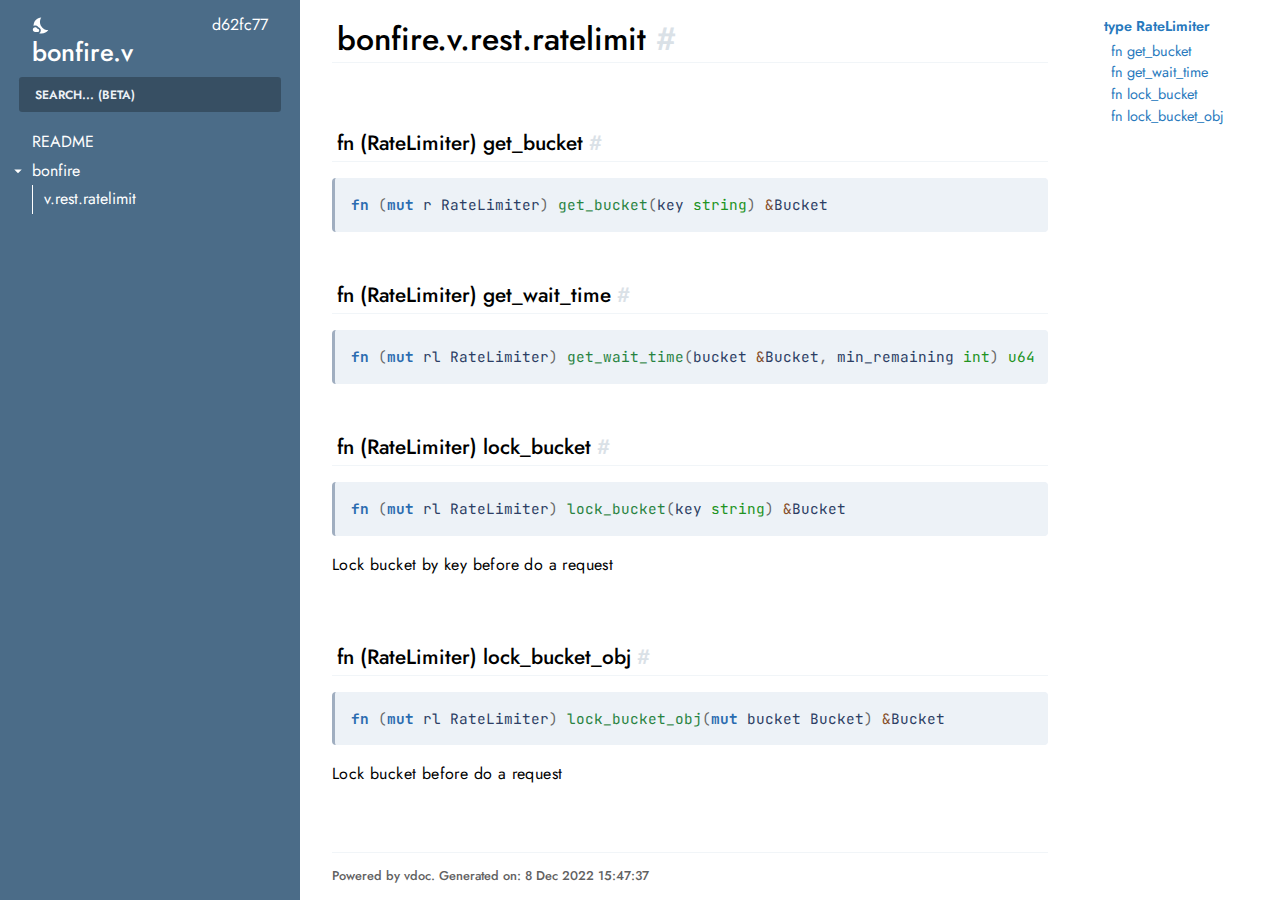
<file: docs/bonfire/bonfire.v.rest.ratelimit.html>
<!DOCTYPE html>
<html lang="en">

<head>
  <meta charset="UTF-8">
  <meta http-equiv="x-ua-compatible" content="IE=edge" />
  <meta name="viewport" content="width=device-width, initial-scale=1.0">
  <title>bonfire.v.rest.ratelimit | vdoc</title>
  <link rel="preconnect" href="https://fonts.googleapis.com">
  <link rel="preconnect" href="https://fonts.gstatic.com" crossorigin>
  <link href="https://fonts.googleapis.com/css2?family=Jost:wght@300;400;500;600;700&display=swap" rel="stylesheet">
  <link href="https://fonts.googleapis.com/css2?family=JetBrains+Mono&display=swap" rel="stylesheet">
  <link rel="apple-touch-icon" sizes="180x180" href="apple-touch-icon.png">
  <link rel="icon" type="image/png" sizes="32x32" href="favicon-32x32.png">
  <link rel="icon" type="image/png" sizes="16x16" href="favicon-16x16.png">
  <link rel="manifest" href="site.webmanifest">
  <link rel="mask-icon" href="safari-pinned-tab.svg" color="#5bbad5">
  <meta name="msapplication-TileColor" content="#da532c">
  <meta name="theme-color" content="#ffffff">
  
		<link rel="stylesheet" href="doc.css" />
		<link rel="stylesheet" href="normalize.css" />
		<script src="dark-mode.js"></script>
</head>

<body>
  <div><a id="skip-to-content-link" href="#main-content">Skip to content</a></div>
  <div id="page">
    <header class="doc-nav hidden">
      <div class="heading-container">
        <div class="heading">
          <div class="info">
            <div class="module">bonfire.v</div>
            <div class="toggle-version-container">
              <span> d62fc77</span>
              <div id="dark-mode-toggle" role="switch" aria-checked="false" aria-label="Toggle dark mode"><svg xmlns="http://www.w3.org/2000/svg" class="light-icon" height="24" viewBox="0 0 24 24" width="24"><path d="M0 0h24v24H0z" fill="none"/><path d="M6.76 4.84l-1.8-1.79-1.41 1.41 1.79 1.79 1.42-1.41zM4 10.5H1v2h3v-2zm9-9.95h-2V3.5h2V.55zm7.45 3.91l-1.41-1.41-1.79 1.79 1.41 1.41 1.79-1.79zm-3.21 13.7l1.79 1.8 1.41-1.41-1.8-1.79-1.4 1.4zM20 10.5v2h3v-2h-3zm-8-5c-3.31 0-6 2.69-6 6s2.69 6 6 6 6-2.69 6-6-2.69-6-6-6zm-1 16.95h2V19.5h-2v2.95zm-7.45-3.91l1.41 1.41 1.79-1.8-1.41-1.41-1.79 1.8z"/></svg>
<svg xmlns="http://www.w3.org/2000/svg" class="dark-icon" enable-background="new 0 0 24 24" height="24" viewBox="0 0 24 24" width="24"><g><rect fill="none" height="24" width="24"/></g><g><g><g><path d="M11.1,12.08C8.77,7.57,10.6,3.6,11.63,2.01C6.27,2.2,1.98,6.59,1.98,12c0,0.14,0.02,0.28,0.02,0.42 C2.62,12.15,3.29,12,4,12c1.66,0,3.18,0.83,4.1,2.15C9.77,14.63,11,16.17,11,18c0,1.52-0.87,2.83-2.12,3.51 c0.98,0.32,2.03,0.5,3.11,0.5c3.5,0,6.58-1.8,8.37-4.52C18,17.72,13.38,16.52,11.1,12.08z"/></g><path d="M7,16l-0.18,0C6.4,14.84,5.3,14,4,14c-1.66,0-3,1.34-3,3s1.34,3,3,3c0.62,0,2.49,0,3,0c1.1,0,2-0.9,2-2 C9,16.9,8.1,16,7,16z"/></g></g></svg>
</div>
            </div>
            <svg xmlns="http://www.w3.org/2000/svg" id="toggle-menu" height="24" viewBox="0 0 24 24" width="24"><path d="M0 0h24v24H0z" fill="none"/><path d="M3 18h18v-2H3v2zm0-5h18v-2H3v2zm0-7v2h18V6H3z"/></svg>

          </div>
          <input type="text" id="search" placeholder="Search... (beta)" autocomplete="off">
        </div>
      </div>
      <nav class="search hidden"></nav>
      <nav class="content hidden">
        <ul>
          <li class="open"><div class="menu-row"><a href="./index.html">README</a></div></li><li class="open"><div class="menu-row"><svg xmlns="http://www.w3.org/2000/svg" class="dropdown-arrow" height="24" viewBox="0 0 24 24" width="24"><path d="M0 0h24v24H0z" fill="none"/><path d="M7 10l5 5 5-5z"/></svg><a href="./bonfire.html">bonfire</a></div><ul><li class="active"><a href="./bonfire.v.rest.ratelimit.html">v.rest.ratelimit</a></li></ul></li>
        </ul>
      </nav>
    </header>
    <div class="doc-scrollview" id="main-content">
      <div class="doc-container">
        <div class="doc-content">
          						<section id="readme_bonfire.v.rest.ratelimit" class="doc-node">
							<div class="title"><h1> bonfire.v.rest.ratelimit <a href="#readme_bonfire.v.rest.ratelimit">#</a></h1></div>

</section>

						<section id="RateLimiter.get_bucket" class="doc-node">
							<div class="title"><h2>fn (RateLimiter) get_bucket <a href="#RateLimiter.get_bucket">#</a></h2></div><pre class="signature"><code><span class="token keyword">fn</span> <span class="token punctuation">(</span><span class="token keyword">mut</span> r RateLimiter<span class="token punctuation">)</span> <span class="token function">get_bucket</span><span class="token punctuation">(</span>key <span class="token builtin">string</span><span class="token punctuation">)</span> <span class="token operator">&</span>Bucket</code></pre>


</section>
						<section id="RateLimiter.get_wait_time" class="doc-node">
							<div class="title"><h2>fn (RateLimiter) get_wait_time <a href="#RateLimiter.get_wait_time">#</a></h2></div><pre class="signature"><code><span class="token keyword">fn</span> <span class="token punctuation">(</span><span class="token keyword">mut</span> rl RateLimiter<span class="token punctuation">)</span> <span class="token function">get_wait_time</span><span class="token punctuation">(</span>bucket <span class="token operator">&</span>Bucket<span class="token punctuation">,</span> min_remaining <span class="token builtin">int</span><span class="token punctuation">)</span> <span class="token builtin">u64</span></code></pre>


</section>
						<section id="RateLimiter.lock_bucket" class="doc-node">
							<div class="title"><h2>fn (RateLimiter) lock_bucket <a href="#RateLimiter.lock_bucket">#</a></h2></div><pre class="signature"><code><span class="token keyword">fn</span> <span class="token punctuation">(</span><span class="token keyword">mut</span> rl RateLimiter<span class="token punctuation">)</span> <span class="token function">lock_bucket</span><span class="token punctuation">(</span>key <span class="token builtin">string</span><span class="token punctuation">)</span> <span class="token operator">&</span>Bucket</code></pre>
<p>Lock bucket by key before do a request</p>

</section>
						<section id="RateLimiter.lock_bucket_obj" class="doc-node">
							<div class="title"><h2>fn (RateLimiter) lock_bucket_obj <a href="#RateLimiter.lock_bucket_obj">#</a></h2></div><pre class="signature"><code><span class="token keyword">fn</span> <span class="token punctuation">(</span><span class="token keyword">mut</span> rl RateLimiter<span class="token punctuation">)</span> <span class="token function">lock_bucket_obj</span><span class="token punctuation">(</span><span class="token keyword">mut</span> bucket Bucket<span class="token punctuation">)</span> <span class="token operator">&</span>Bucket</code></pre>
<p>Lock bucket before do a request</p>

</section>

          <div class="footer">
            Powered by vdoc. Generated on: 8 Dec 2022 15:47:37
          </div>
        </div>
        <div class="doc-toc"><ul><li class="open"><a href="#RateLimiter.get_bucket">type RateLimiter</a>        <ul>
<li><a href="#RateLimiter.get_bucket">fn get_bucket</a></li>
<li><a href="#RateLimiter.get_wait_time">fn get_wait_time</a></li>
<li><a href="#RateLimiter.lock_bucket">fn lock_bucket</a></li>
<li><a href="#RateLimiter.lock_bucket_obj">fn lock_bucket_obj</a></li>
</ul>
</li>
</ul></div>
      </div>
    </div>
  </div>
  <script src="doc.js"></script>
  <script async src="search_index.js"></script>
</body>

</html>
</file>
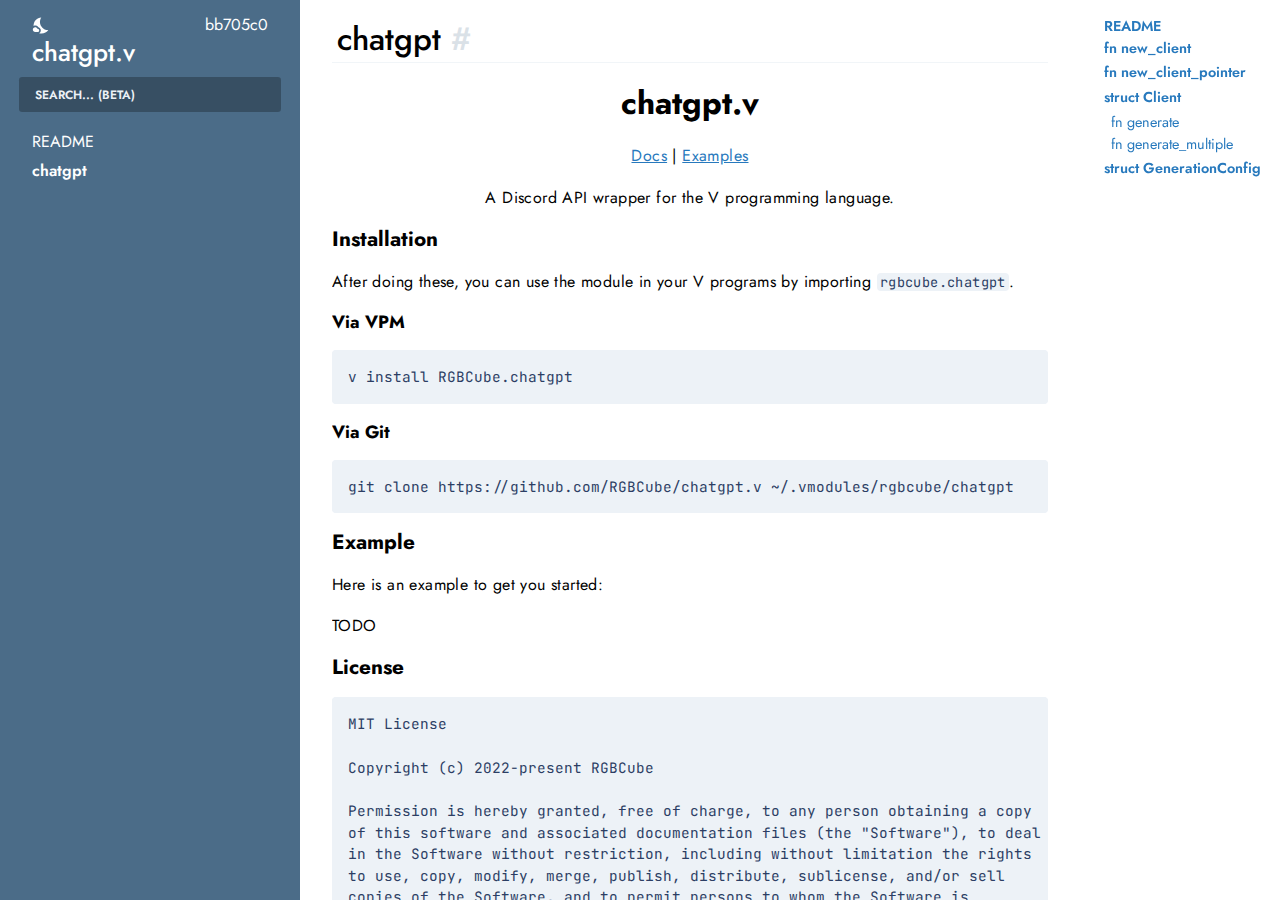
<file: docs/chatgpt/chatgpt.html>
<!DOCTYPE html>
<html lang="en">

<head>
  <meta charset="UTF-8">
  <meta http-equiv="x-ua-compatible" content="IE=edge" />
  <meta name="viewport" content="width=device-width, initial-scale=1.0">
  <title>chatgpt | vdoc</title>
  <link rel="preconnect" href="https://fonts.googleapis.com">
  <link rel="preconnect" href="https://fonts.gstatic.com" crossorigin>
  <link href="https://fonts.googleapis.com/css2?family=Jost:wght@300;400;500;600;700&display=swap" rel="stylesheet">
  <link href="https://fonts.googleapis.com/css2?family=JetBrains+Mono&display=swap" rel="stylesheet">
  <link rel="apple-touch-icon" sizes="180x180" href="apple-touch-icon.png">
  <link rel="icon" type="image/png" sizes="32x32" href="favicon-32x32.png">
  <link rel="icon" type="image/png" sizes="16x16" href="favicon-16x16.png">
  <link rel="manifest" href="site.webmanifest">
  <link rel="mask-icon" href="safari-pinned-tab.svg" color="#5bbad5">
  <meta name="msapplication-TileColor" content="#da532c">
  <meta name="theme-color" content="#ffffff">
  
		<link rel="stylesheet" href="doc.css" />
		<link rel="stylesheet" href="normalize.css" />
		<script src="dark-mode.js"></script>
</head>

<body>
  <div><a id="skip-to-content-link" href="#main-content">Skip to content</a></div>
  <div id="page">
    <header class="doc-nav hidden">
      <div class="heading-container">
        <div class="heading">
          <div class="info">
            <div class="module">chatgpt.v</div>
            <div class="toggle-version-container">
              <span> bb705c0</span>
              <div id="dark-mode-toggle" role="switch" aria-checked="false" aria-label="Toggle dark mode"><svg xmlns="http://www.w3.org/2000/svg" class="light-icon" height="24" viewBox="0 0 24 24" width="24"><path d="M0 0h24v24H0z" fill="none"/><path d="M6.76 4.84l-1.8-1.79-1.41 1.41 1.79 1.79 1.42-1.41zM4 10.5H1v2h3v-2zm9-9.95h-2V3.5h2V.55zm7.45 3.91l-1.41-1.41-1.79 1.79 1.41 1.41 1.79-1.79zm-3.21 13.7l1.79 1.8 1.41-1.41-1.8-1.79-1.4 1.4zM20 10.5v2h3v-2h-3zm-8-5c-3.31 0-6 2.69-6 6s2.69 6 6 6 6-2.69 6-6-2.69-6-6-6zm-1 16.95h2V19.5h-2v2.95zm-7.45-3.91l1.41 1.41 1.79-1.8-1.41-1.41-1.79 1.8z"/></svg>
<svg xmlns="http://www.w3.org/2000/svg" class="dark-icon" enable-background="new 0 0 24 24" height="24" viewBox="0 0 24 24" width="24"><g><rect fill="none" height="24" width="24"/></g><g><g><g><path d="M11.1,12.08C8.77,7.57,10.6,3.6,11.63,2.01C6.27,2.2,1.98,6.59,1.98,12c0,0.14,0.02,0.28,0.02,0.42 C2.62,12.15,3.29,12,4,12c1.66,0,3.18,0.83,4.1,2.15C9.77,14.63,11,16.17,11,18c0,1.52-0.87,2.83-2.12,3.51 c0.98,0.32,2.03,0.5,3.11,0.5c3.5,0,6.58-1.8,8.37-4.52C18,17.72,13.38,16.52,11.1,12.08z"/></g><path d="M7,16l-0.18,0C6.4,14.84,5.3,14,4,14c-1.66,0-3,1.34-3,3s1.34,3,3,3c0.62,0,2.49,0,3,0c1.1,0,2-0.9,2-2 C9,16.9,8.1,16,7,16z"/></g></g></svg>
</div>
            </div>
            <svg xmlns="http://www.w3.org/2000/svg" id="toggle-menu" height="24" viewBox="0 0 24 24" width="24"><path d="M0 0h24v24H0z" fill="none"/><path d="M3 18h18v-2H3v2zm0-5h18v-2H3v2zm0-7v2h18V6H3z"/></svg>

          </div>
          <input type="text" id="search" placeholder="Search... (beta)" autocomplete="off">
        </div>
      </div>
      <nav class="search hidden"></nav>
      <nav class="content hidden">
        <ul>
          <li class="open"><div class="menu-row"><a href="./index.html">README</a></div></li><li class="open active"><div class="menu-row"><a href="./chatgpt.html">chatgpt</a></div></li>
        </ul>
      </nav>
    </header>
    <div class="doc-scrollview" id="main-content">
      <div class="doc-container">
        <div class="doc-content">
          						<section id="readme_chatgpt" class="doc-node">
							<div class="title"><h1> chatgpt <a href="#readme_chatgpt">#</a></h1></div><div align="center">
<h1>chatgpt.v</h1>
<p><a href="https://rgbcube.github.io/docs/chatgpt">Docs</a> | <a href="https://github.com/RGBCube/chatgpt.v/tree/master/examples">Examples</a></p>
<p>A Discord API wrapper for the V programming language.</p>
</div>
<h2>Installation</h2>
<p>After doing these, you can use the module in your V programs by importing <code>rgbcube.chatgpt</code>.</p>
<h3>Via VPM</h3>
<pre><code class="language-bash">v install RGBCube.chatgpt
</code></pre>
<h3>Via Git</h3>
<pre><code class="language-bash">git clone https://github.com/RGBCube/chatgpt.v ~/.vmodules/rgbcube/chatgpt
</code></pre>
<h2>Example</h2>
<p>Here is an example to get you started:</p>
<p>TODO</p>
<h2>License</h2>
<pre><code>MIT License

Copyright (c) 2022-present RGBCube

Permission is hereby granted, free of charge, to any person obtaining a copy
of this software and associated documentation files (the &quot;Software&quot;), to deal
in the Software without restriction, including without limitation the rights
to use, copy, modify, merge, publish, distribute, sublicense, and/or sell
copies of the Software, and to permit persons to whom the Software is
furnished to do so, subject to the following conditions:

The above copyright notice and this permission notice shall be included in all
copies or substantial portions of the Software.

THE SOFTWARE IS PROVIDED &quot;AS IS&quot;, WITHOUT WARRANTY OF ANY KIND, EXPRESS OR
IMPLIED, INCLUDING BUT NOT LIMITED TO THE WARRANTIES OF MERCHANTABILITY,
FITNESS FOR A PARTICULAR PURPOSE AND NONINFRINGEMENT. IN NO EVENT SHALL THE
AUTHORS OR COPYRIGHT HOLDERS BE LIABLE FOR ANY CLAIM, DAMAGES OR OTHER
LIABILITY, WHETHER IN AN ACTION OF CONTRACT, TORT OR OTHERWISE, ARISING FROM,
OUT OF OR IN CONNECTION WITH THE SOFTWARE OR THE USE OR OTHER DEALINGS IN THE
SOFTWARE.
</code></pre>

</section>

						<section id="new_client" class="doc-node">
							<div class="title"><h2>fn new_client <a href="#new_client">#</a></h2></div><pre class="signature"><code><span class="token keyword">fn</span> <span class="token function">new_client</span><span class="token punctuation">(</span>token <span class="token builtin">string</span><span class="token punctuation">)</span> Client</code></pre>
<p>new_client returns a new client for the ChatGPT API with the given token.</p>

</section>
						<section id="new_client_pointer" class="doc-node">
							<div class="title"><h2>fn new_client_pointer <a href="#new_client_pointer">#</a></h2></div><pre class="signature"><code><span class="token keyword">fn</span> <span class="token function">new_client_pointer</span><span class="token punctuation">(</span>token <span class="token builtin">string</span><span class="token punctuation">)</span> <span class="token operator">&</span>Client</code></pre>
<p>new_client_pointer returns a new client pointer for the ChatGPT API with the given token.<br>
This is useful for long-lived instances of Client.</p>

</section>
						<section id="Client" class="doc-node">
							<div class="title"><h2>struct Client <a href="#Client">#</a></h2></div><pre class="signature"><code><span class="token keyword">struct</span> <span class="token symbol">Client</span> <span class="token punctuation">{</span>
	header http<span class="token punctuation">.</span>Header
<span class="token punctuation">}</span></code></pre>
<p>Client is a client for the ChatGPT API.</p>

</section>
						<section id="Client.generate" class="doc-node">
							<div class="title"><h2>fn (Client) generate <a href="#Client.generate">#</a></h2></div><pre class="signature"><code><span class="token keyword">fn</span> <span class="token punctuation">(</span>c Client<span class="token punctuation">)</span> <span class="token function">generate</span><span class="token punctuation">(</span>prompt <span class="token builtin">string</span><span class="token punctuation">,</span> config GenerationConfig<span class="token punctuation">)</span> <span class="token operator">!</span>http<span class="token punctuation">.</span>Response</code></pre>


</section>
						<section id="Client.generate_multiple" class="doc-node">
							<div class="title"><h2>fn (Client) generate_multiple <a href="#Client.generate_multiple">#</a></h2></div><pre class="signature"><code><span class="token keyword">fn</span> <span class="token punctuation">(</span>c Client<span class="token punctuation">)</span> <span class="token function">generate_multiple</span><span class="token punctuation">(</span>prompt <span class="token builtin">string</span><span class="token punctuation">,</span> n <span class="token builtin">u8</span><span class="token punctuation">,</span> config GenerationConfig<span class="token punctuation">)</span> <span class="token operator">!</span>http<span class="token punctuation">.</span>Response</code></pre>


</section>
						<section id="GenerationConfig" class="doc-node">
							<div class="title"><h2>struct GenerationConfig <a href="#GenerationConfig">#</a></h2></div><pre class="signature"><code><span class="token keyword">struct</span> <span class="token symbol">GenerationConfig</span> <span class="token punctuation">{</span>
<span class="token comment">// This specifies the maximum number of tokens (common sequences of characters</span>
<span class="token comment">// found in text) (basically words) ChatGPT should generate in its response.</span>
	max_tokens <span class="token builtin">int</span> <span class="token operator">=</span> <span class="token number">256</span> <span class="token comment">// Min: 1, Max: 10240.</span>
<span class="token comment">// This specifies a sequence of characters that, when encountered by the</span>
<span class="token comment">// model, will cause it to stop generating text. By default, it is set to</span>
<span class="token comment">// none, which means that ChatGPT will not stop generating text until it</span>
<span class="token comment">// reaches the maximum number of tokens specified by max_tokens.</span>
	stop <span class="token operator">?</span><span class="token builtin">string</span>
<span class="token comment">// This specifies the level of "creativity" or "randomness" to use when</span>
<span class="token comment">// generating text. A higher temperature will produce more varied and</span>
<span class="token comment">// creative completions, while a lower temperature will produce more</span>
<span class="token comment">// predictable and repetitive completions.</span>
	temperature <span class="token builtin">f32</span> <span class="token comment">// Min: 0, Max: 2.</span>
<span class="token comment">// This parameter is used to specify the fraction of the mass of the</span>
<span class="token comment">// distribution to keep when selecting the next token. For example,</span>
<span class="token comment">// if you set top_p to 0.5, ChatGPT will only consider the tokens</span>
<span class="token comment">// with the highest probabilities (up to 50% of the total probability</span>
<span class="token comment">// mass) when generating text. This can be used to produce more predictable</span>
<span class="token comment">// and consistent completions, as the model will only select tokens from the</span>
<span class="token comment">// most likely options.</span>
	top_p <span class="token builtin">f32</span> <span class="token operator">=</span> <span class="token number">1</span> <span class="token comment">// Min: 0, Max: 1.</span>
<span class="token comment">// This parameter is used to specify a penalty to apply to the log probability</span>
<span class="token comment">// of each token, based on how often it has been generated previously in</span>
<span class="token comment">// the sequence. For example, if you set frequency_penalty to 0.1, ChatGPT</span>
<span class="token comment">// will penalize tokens that have been generated more frequently in the</span>
<span class="token comment">// sequence, making them less likely to be selected. This can be used to produce</span>
<span class="token comment">// more diverse and interesting completions, as the model will avoid repeating</span>
<span class="token comment">// the same tokens over and over.</span>
	frequency_penalty <span class="token builtin">f32</span> <span class="token comment">// Min: 0, Max: 1.</span>
<span class="token comment">// This parameter is used to specify a penalty to apply to the log probability</span>
<span class="token comment">// of each token, based on how often it appears in the training data. For</span>
<span class="token comment">// example, if you set presence_penalty to 0.1, the model will penalize</span>
<span class="token comment">// tokens that are less common in the training data, making them less likely</span>
<span class="token comment">// to be selected. This can be used to produce more realistic and fluent</span>
<span class="token comment">// completions, as the model will avoid generating rare or unusual tokens</span>
<span class="token comment">// that do not appear often in real-world text.</span>
	presence_penalty <span class="token builtin">f32</span> <span class="token comment">// Min: 0, Max: 1.</span>
<span class="token comment">// This parameter is used to specify the number of completions to generate</span>
<span class="token comment">// for each prompt, and then return the highest-scoring completion(s). For example,</span>
<span class="token comment">// if you set best_of to 3, the model will generate 3 completions for each prompt,</span>
<span class="token comment">// and then return the highest-scoring completion(s). This can be useful if you want</span>
<span class="token comment">// to ensure that the model returns the best possible completion(s) for each prompt.</span>
	best_of <span class="token builtin">int</span> <span class="token operator">=</span> <span class="token number">1</span> <span class="token comment">// Min: 1, Max: 100.</span>
<span class="token punctuation">}</span></code></pre>
<p>GenerationConfig are the options you can use to customize
the response that will be generated by ChatGPT.</p>

</section>

          <div class="footer">
            Powered by vdoc. Generated on: 6 Dec 2022 20:20:49
          </div>
        </div>
        <div class="doc-toc"><ul><li class="open"><a href="#readme_chatgpt">README</a></li>
<li class="open"><a href="#new_client">fn new_client</a>        <ul>
</ul>
</li>
<li class="open"><a href="#new_client_pointer">fn new_client_pointer</a>        <ul>
</ul>
</li>
<li class="open"><a href="#Client">struct Client</a>        <ul>
<li><a href="#Client.generate">fn generate</a></li>
<li><a href="#Client.generate_multiple">fn generate_multiple</a></li>
</ul>
</li>
<li class="open"><a href="#GenerationConfig">struct GenerationConfig</a>        <ul>
</ul>
</li>
</ul></div>
      </div>
    </div>
  </div>
  <script src="doc.js"></script>
  <script async src="search_index.js"></script>
</body>

</html>
</file>
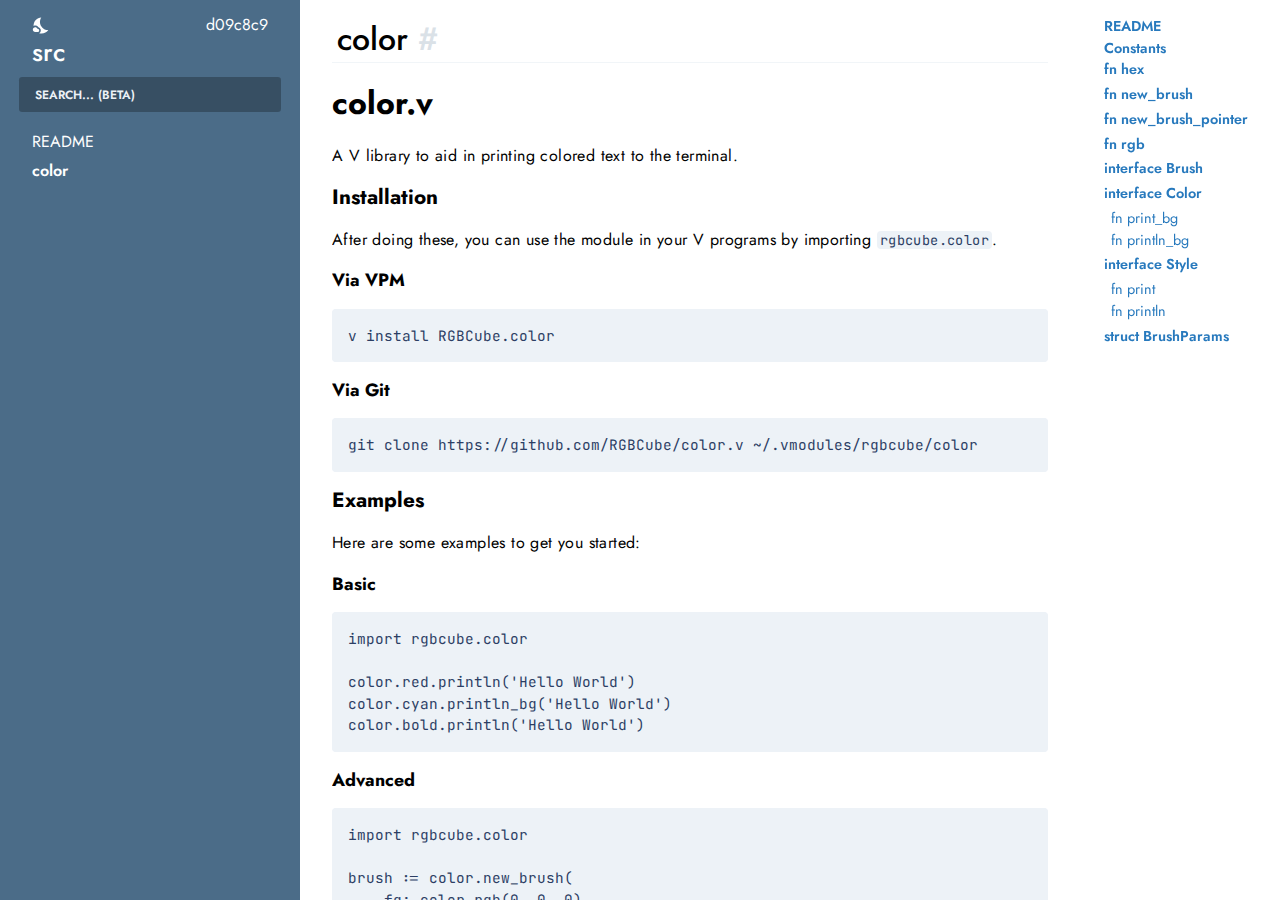
<file: docs/color/color.html>
<!DOCTYPE html>
<html lang="en">

<head>
  <meta charset="UTF-8">
  <meta http-equiv="x-ua-compatible" content="IE=edge" />
  <meta name="viewport" content="width=device-width, initial-scale=1.0">
  <title>color | vdoc</title>
  <link rel="preconnect" href="https://fonts.googleapis.com">
  <link rel="preconnect" href="https://fonts.gstatic.com" crossorigin>
  <link href="https://fonts.googleapis.com/css2?family=Jost:wght@300;400;500;600;700&display=swap" rel="stylesheet">
  <link href="https://fonts.googleapis.com/css2?family=JetBrains+Mono&display=swap" rel="stylesheet">
  <link rel="apple-touch-icon" sizes="180x180" href="apple-touch-icon.png">
  <link rel="icon" type="image/png" sizes="32x32" href="favicon-32x32.png">
  <link rel="icon" type="image/png" sizes="16x16" href="favicon-16x16.png">
  <link rel="manifest" href="site.webmanifest">
  <link rel="mask-icon" href="safari-pinned-tab.svg" color="#5bbad5">
  <meta name="msapplication-TileColor" content="#da532c">
  <meta name="theme-color" content="#ffffff">
  
		<link rel="stylesheet" href="doc.css" />
		<link rel="stylesheet" href="normalize.css" />
		<script src="dark-mode.js"></script>
</head>

<body>
  <div><a id="skip-to-content-link" href="#main-content">Skip to content</a></div>
  <div id="page">
    <header class="doc-nav hidden">
      <div class="heading-container">
        <div class="heading">
          <div class="info">
            <div class="module">src</div>
            <div class="toggle-version-container">
              <span> d09c8c9</span>
              <div id="dark-mode-toggle" role="switch" aria-checked="false" aria-label="Toggle dark mode"><svg xmlns="http://www.w3.org/2000/svg" class="light-icon" height="24" viewBox="0 0 24 24" width="24"><path d="M0 0h24v24H0z" fill="none"/><path d="M6.76 4.84l-1.8-1.79-1.41 1.41 1.79 1.79 1.42-1.41zM4 10.5H1v2h3v-2zm9-9.95h-2V3.5h2V.55zm7.45 3.91l-1.41-1.41-1.79 1.79 1.41 1.41 1.79-1.79zm-3.21 13.7l1.79 1.8 1.41-1.41-1.8-1.79-1.4 1.4zM20 10.5v2h3v-2h-3zm-8-5c-3.31 0-6 2.69-6 6s2.69 6 6 6 6-2.69 6-6-2.69-6-6-6zm-1 16.95h2V19.5h-2v2.95zm-7.45-3.91l1.41 1.41 1.79-1.8-1.41-1.41-1.79 1.8z"/></svg>
<svg xmlns="http://www.w3.org/2000/svg" class="dark-icon" enable-background="new 0 0 24 24" height="24" viewBox="0 0 24 24" width="24"><g><rect fill="none" height="24" width="24"/></g><g><g><g><path d="M11.1,12.08C8.77,7.57,10.6,3.6,11.63,2.01C6.27,2.2,1.98,6.59,1.98,12c0,0.14,0.02,0.28,0.02,0.42 C2.62,12.15,3.29,12,4,12c1.66,0,3.18,0.83,4.1,2.15C9.77,14.63,11,16.17,11,18c0,1.52-0.87,2.83-2.12,3.51 c0.98,0.32,2.03,0.5,3.11,0.5c3.5,0,6.58-1.8,8.37-4.52C18,17.72,13.38,16.52,11.1,12.08z"/></g><path d="M7,16l-0.18,0C6.4,14.84,5.3,14,4,14c-1.66,0-3,1.34-3,3s1.34,3,3,3c0.62,0,2.49,0,3,0c1.1,0,2-0.9,2-2 C9,16.9,8.1,16,7,16z"/></g></g></svg>
</div>
            </div>
            <svg xmlns="http://www.w3.org/2000/svg" id="toggle-menu" height="24" viewBox="0 0 24 24" width="24"><path d="M0 0h24v24H0z" fill="none"/><path d="M3 18h18v-2H3v2zm0-5h18v-2H3v2zm0-7v2h18V6H3z"/></svg>

          </div>
          <input type="text" id="search" placeholder="Search... (beta)" autocomplete="off">
        </div>
      </div>
      <nav class="search hidden"></nav>
      <nav class="content hidden">
        <ul>
          <li class="open"><div class="menu-row"><a href="./index.html">README</a></div></li><li class="open active"><div class="menu-row"><a href="./color.html">color</a></div></li>
        </ul>
      </nav>
    </header>
    <div class="doc-scrollview" id="main-content">
      <div class="doc-container">
        <div class="doc-content">
          						<section id="readme_color" class="doc-node">
							<div class="title"><h1> color <a href="#readme_color">#</a></h1></div><h1>color.v</h1>
<p>A V library to aid in printing colored text to the terminal.</p>
<h2>Installation</h2>
<p>After doing these, you can use the module in your V programs by importing <code>rgbcube.color</code>.</p>
<h3>Via VPM</h3>
<pre><code class="language-bash">v install RGBCube.color
</code></pre>
<h3>Via Git</h3>
<pre><code class="language-bash">git clone https://github.com/RGBCube/color.v ~/.vmodules/rgbcube/color
</code></pre>
<h2>Examples</h2>
<p>Here are some examples to get you started:</p>
<h3>Basic</h3>
<pre><code class="language-v">import rgbcube.color

color.red.println('Hello World')
color.cyan.println_bg('Hello World')
color.bold.println('Hello World')
</code></pre>
<h3>Advanced</h3>
<pre><code class="language-v">import rgbcube.color

brush := color.new_brush(
    fg: color.rgb(0, 0, 0)
    bg: color.hex(0xffffff)
    style: [color.bold, color.underline, color.italic]
)

brush.println('Hello World')
</code></pre>
<h2>License</h2>
<pre><code>MIT License

Copyright (c) 2022-present RGBCube

Permission is hereby granted, free of charge, to any person obtaining a copy
of this software and associated documentation files (the &quot;Software&quot;), to deal
in the Software without restriction, including without limitation the rights
to use, copy, modify, merge, publish, distribute, sublicense, and/or sell
copies of the Software, and to permit persons to whom the Software is
furnished to do so, subject to the following conditions:

The above copyright notice and this permission notice shall be included in all
copies or substantial portions of the Software.

THE SOFTWARE IS PROVIDED &quot;AS IS&quot;, WITHOUT WARRANTY OF ANY KIND, EXPRESS OR
IMPLIED, INCLUDING BUT NOT LIMITED TO THE WARRANTIES OF MERCHANTABILITY,
FITNESS FOR A PARTICULAR PURPOSE AND NONINFRINGEMENT. IN NO EVENT SHALL THE
AUTHORS OR COPYRIGHT HOLDERS BE LIABLE FOR ANY CLAIM, DAMAGES OR OTHER
LIABILITY, WHETHER IN AN ACTION OF CONTRACT, TORT OR OTHERWISE, ARISING FROM,
OUT OF OR IN CONNECTION WITH THE SOFTWARE OR THE USE OR OTHER DEALINGS IN THE
SOFTWARE.
</code></pre>

</section>

						<section id="Constants" class="doc-node const">
							<div class="title"><h2>Constants <a href="#Constants">#</a></h2></div>

</section>
						<section id="" class="doc-node const">
<pre class="signature"><code><span class="token keyword">const</span> <span class="token punctuation">(</span>
<span class="token comment">// Colors</span>
	black          <span class="token operator">=</span> <span class="token function">Color</span><span class="token punctuation">(</span>BasicColor<span class="token punctuation">.</span>black<span class="token punctuation">)</span>
	red            <span class="token operator">=</span> <span class="token function">Color</span><span class="token punctuation">(</span>BasicColor<span class="token punctuation">.</span>red<span class="token punctuation">)</span>
	green          <span class="token operator">=</span> <span class="token function">Color</span><span class="token punctuation">(</span>BasicColor<span class="token punctuation">.</span>green<span class="token punctuation">)</span>
	yellow         <span class="token operator">=</span> <span class="token function">Color</span><span class="token punctuation">(</span>BasicColor<span class="token punctuation">.</span>yellow<span class="token punctuation">)</span>
	blue           <span class="token operator">=</span> <span class="token function">Color</span><span class="token punctuation">(</span>BasicColor<span class="token punctuation">.</span>blue<span class="token punctuation">)</span>
	magenta        <span class="token operator">=</span> <span class="token function">Color</span><span class="token punctuation">(</span>BasicColor<span class="token punctuation">.</span>magenta<span class="token punctuation">)</span>
	cyan           <span class="token operator">=</span> <span class="token function">Color</span><span class="token punctuation">(</span>BasicColor<span class="token punctuation">.</span>cyan<span class="token punctuation">)</span>
	white          <span class="token operator">=</span> <span class="token function">Color</span><span class="token punctuation">(</span>BasicColor<span class="token punctuation">.</span>white<span class="token punctuation">)</span>
	bright_black   <span class="token operator">=</span> <span class="token function">Color</span><span class="token punctuation">(</span>BasicColor<span class="token punctuation">.</span>bright_black<span class="token punctuation">)</span>
	bright_red     <span class="token operator">=</span> <span class="token function">Color</span><span class="token punctuation">(</span>BasicColor<span class="token punctuation">.</span>bright_red<span class="token punctuation">)</span>
	bright_green   <span class="token operator">=</span> <span class="token function">Color</span><span class="token punctuation">(</span>BasicColor<span class="token punctuation">.</span>bright_green<span class="token punctuation">)</span>
	bright_yellow  <span class="token operator">=</span> <span class="token function">Color</span><span class="token punctuation">(</span>BasicColor<span class="token punctuation">.</span>bright_yellow<span class="token punctuation">)</span>
	bright_blue    <span class="token operator">=</span> <span class="token function">Color</span><span class="token punctuation">(</span>BasicColor<span class="token punctuation">.</span>bright_blue<span class="token punctuation">)</span>
	bright_magenta <span class="token operator">=</span> <span class="token function">Color</span><span class="token punctuation">(</span>BasicColor<span class="token punctuation">.</span>bright_magenta<span class="token punctuation">)</span>
	bright_cyan    <span class="token operator">=</span> <span class="token function">Color</span><span class="token punctuation">(</span>BasicColor<span class="token punctuation">.</span>bright_cyan<span class="token punctuation">)</span>
	bright_white   <span class="token operator">=</span> <span class="token function">Color</span><span class="token punctuation">(</span>BasicColor<span class="token punctuation">.</span>bright_white<span class="token punctuation">)</span>
<span class="token comment">// Styles</span>
	reset          <span class="token operator">=</span> <span class="token function">Style</span><span class="token punctuation">(</span>StyleImpl<span class="token punctuation">.</span>reset<span class="token punctuation">)</span>
	bold           <span class="token operator">=</span> <span class="token function">Style</span><span class="token punctuation">(</span>StyleImpl<span class="token punctuation">.</span>bold<span class="token punctuation">)</span>
	dim            <span class="token operator">=</span> <span class="token function">Style</span><span class="token punctuation">(</span>StyleImpl<span class="token punctuation">.</span>dim<span class="token punctuation">)</span>
	italic         <span class="token operator">=</span> <span class="token function">Style</span><span class="token punctuation">(</span>StyleImpl<span class="token punctuation">.</span>italic<span class="token punctuation">)</span>
	underline      <span class="token operator">=</span> <span class="token function">Style</span><span class="token punctuation">(</span>StyleImpl<span class="token punctuation">.</span>underline<span class="token punctuation">)</span>
	slow_blink     <span class="token operator">=</span> <span class="token function">Style</span><span class="token punctuation">(</span>StyleImpl<span class="token punctuation">.</span>slow_blink<span class="token punctuation">)</span>
	rapid_blink    <span class="token operator">=</span> <span class="token function">Style</span><span class="token punctuation">(</span>StyleImpl<span class="token punctuation">.</span>rapid_blink<span class="token punctuation">)</span>
	inverse        <span class="token operator">=</span> <span class="token function">Style</span><span class="token punctuation">(</span>StyleImpl<span class="token punctuation">.</span>inverse<span class="token punctuation">)</span>
	hidden         <span class="token operator">=</span> <span class="token function">Style</span><span class="token punctuation">(</span>StyleImpl<span class="token punctuation">.</span>hidden<span class="token punctuation">)</span>
	strikethrough  <span class="token operator">=</span> <span class="token function">Style</span><span class="token punctuation">(</span>StyleImpl<span class="token punctuation">.</span>strikethrough<span class="token punctuation">)</span>
<span class="token punctuation">)</span></code></pre>


</section>
						<section id="hex" class="doc-node">
							<div class="title"><h2>fn hex <a href="#hex">#</a></h2></div><pre class="signature"><code><span class="token keyword">fn</span> <span class="token function">hex</span><span class="token punctuation">(</span>hex <span class="token builtin">int</span><span class="token punctuation">)</span> Color</code></pre>
<p>hex returns a Color with the given hex value.</p>

</section>
						<section id="new_brush" class="doc-node">
							<div class="title"><h2>fn new_brush <a href="#new_brush">#</a></h2></div><pre class="signature"><code><span class="token keyword">fn</span> <span class="token function">new_brush</span><span class="token punctuation">(</span>p BrushParams<span class="token punctuation">)</span> Brush</code></pre>
<p>new_brush creates a new Brush with the given parameters.</p>

</section>
						<section id="new_brush_pointer" class="doc-node">
							<div class="title"><h2>fn new_brush_pointer <a href="#new_brush_pointer">#</a></h2></div><pre class="signature"><code><span class="token keyword">fn</span> <span class="token function">new_brush_pointer</span><span class="token punctuation">(</span>p BrushParams<span class="token punctuation">)</span> <span class="token operator">&</span>Brush</code></pre>
<p>new_brush_pointers creates a new Brush pointer with the given parameters.<br>
This is useful for long-lived brush instances.</p>

</section>
						<section id="rgb" class="doc-node">
							<div class="title"><h2>fn rgb <a href="#rgb">#</a></h2></div><pre class="signature"><code><span class="token keyword">fn</span> <span class="token function">rgb</span><span class="token punctuation">(</span>r <span class="token builtin">u8</span><span class="token punctuation">,</span> g <span class="token builtin">u8</span><span class="token punctuation">,</span> b <span class="token builtin">u8</span><span class="token punctuation">)</span> Color</code></pre>
<p>rgb returns a Color with the given RGB values.</p>

</section>
						<section id="Brush" class="doc-node">
							<div class="title"><h2>interface Brush <a href="#Brush">#</a></h2></div><pre class="signature"><code><span class="token keyword">interface</span> <span class="token symbol">Brush</span> <span class="token punctuation">{</span>
	Style <span class="token comment">// Inherits Style methods.</span>
<span class="token keyword">mut</span><span class="token punctuation">:</span>
	<span class="token function">set_disabled</span><span class="token punctuation">(</span><span class="token builtin">bool</span><span class="token punctuation">)</span> <span class="token comment">// Enable/disable the brush. When disabled, the brush doesn't render anything and returns the given string.</span>
<span class="token punctuation">}</span></code></pre>
<p>Brush is the complex Style type that can hold multiple colors and styles.</p>

</section>
						<section id="Color" class="doc-node">
							<div class="title"><h2>interface Color <a href="#Color">#</a></h2></div><pre class="signature"><code><span class="token keyword">interface</span> <span class="token symbol">Color</span> <span class="token punctuation">{</span>
	Style <span class="token comment">// Inherits Style methods.</span>
	<span class="token function">render_bg</span><span class="token punctuation">(</span><span class="token builtin">string</span><span class="token punctuation">)</span> <span class="token builtin">string</span> <span class="token comment">// Renders the color as the background for the given string.</span>
<span class="token punctuation">}</span></code></pre>
<p>Color is a Style extension that also supports rendering in the background.<br>
Every Color is a Style, but not every Style is a Color.</p>

</section>
						<section id="Color.print_bg" class="doc-node">
							<div class="title"><h2>fn (Color) print_bg <a href="#Color.print_bg">#</a></h2></div><pre class="signature"><code><span class="token keyword">fn</span> <span class="token punctuation">(</span>c Color<span class="token punctuation">)</span> <span class="token function">print_bg</span><span class="token punctuation">(</span>str <span class="token builtin">string</span><span class="token punctuation">)</span></code></pre>
<p>print_bg prints the given string with the color in the background.</p>

</section>
						<section id="Color.println_bg" class="doc-node">
							<div class="title"><h2>fn (Color) println_bg <a href="#Color.println_bg">#</a></h2></div><pre class="signature"><code><span class="token keyword">fn</span> <span class="token punctuation">(</span>c Color<span class="token punctuation">)</span> <span class="token function">println_bg</span><span class="token punctuation">(</span>str <span class="token builtin">string</span><span class="token punctuation">)</span></code></pre>
<p>println_bg prints the given string with the color in the background with an added newline.</p>

</section>
						<section id="Style" class="doc-node">
							<div class="title"><h2>interface Style <a href="#Style">#</a></h2></div><pre class="signature"><code><span class="token keyword">interface</span> <span class="token symbol">Style</span> <span class="token punctuation">{</span>
	<span class="token function">render</span><span class="token punctuation">(</span><span class="token builtin">string</span><span class="token punctuation">)</span> <span class="token builtin">string</span> <span class="token comment">// Renders the string with the given style.</span>
<span class="token punctuation">}</span></code></pre>
<p>Style is an interface for a style.</p>

</section>
						<section id="Style.print" class="doc-node">
							<div class="title"><h2>fn (Style) print <a href="#Style.print">#</a></h2></div><pre class="signature"><code><span class="token keyword">fn</span> <span class="token punctuation">(</span>s Style<span class="token punctuation">)</span> <span class="token function">print</span><span class="token punctuation">(</span>str <span class="token builtin">string</span><span class="token punctuation">)</span></code></pre>
<p>print prints the given string with the given style.</p>

</section>
						<section id="Style.println" class="doc-node">
							<div class="title"><h2>fn (Style) println <a href="#Style.println">#</a></h2></div><pre class="signature"><code><span class="token keyword">fn</span> <span class="token punctuation">(</span>s Style<span class="token punctuation">)</span> <span class="token function">println</span><span class="token punctuation">(</span>str <span class="token builtin">string</span><span class="token punctuation">)</span></code></pre>
<p>println prints the given string with the given style with an added newline.</p>

</section>
						<section id="BrushParams" class="doc-node">
							<div class="title"><h2>struct BrushParams <a href="#BrushParams">#</a></h2></div><pre class="signature"><code><span class="token keyword">struct</span> <span class="token symbol">BrushParams</span> <span class="token punctuation">{</span>
	fg       <span class="token operator">?</span>Color
	bg       <span class="token operator">?</span>Color
	styles   <span class="token punctuation">[</span><span class="token punctuation">]</span>Style
	disabled <span class="token builtin">bool</span>
<span class="token punctuation">}</span></code></pre>


</section>

          <div class="footer">
            Powered by vdoc. Generated on: 2 Dec 2022 18:05:44
          </div>
        </div>
        <div class="doc-toc"><ul><li class="open"><a href="#readme_color">README</a></li>
<li class="open"><a href="#Constants">Constants</a></li>
<li class="open"><a href="#hex">fn hex</a>        <ul>
</ul>
</li>
<li class="open"><a href="#new_brush">fn new_brush</a>        <ul>
</ul>
</li>
<li class="open"><a href="#new_brush_pointer">fn new_brush_pointer</a>        <ul>
</ul>
</li>
<li class="open"><a href="#rgb">fn rgb</a>        <ul>
</ul>
</li>
<li class="open"><a href="#Brush">interface Brush</a>        <ul>
</ul>
</li>
<li class="open"><a href="#Color">interface Color</a>        <ul>
<li><a href="#Color.print_bg">fn print_bg</a></li>
<li><a href="#Color.println_bg">fn println_bg</a></li>
</ul>
</li>
<li class="open"><a href="#Style">interface Style</a>        <ul>
<li><a href="#Style.print">fn print</a></li>
<li><a href="#Style.println">fn println</a></li>
</ul>
</li>
<li class="open"><a href="#BrushParams">struct BrushParams</a>        <ul>
</ul>
</li>
</ul></div>
      </div>
    </div>
  </div>
  <script src="doc.js"></script>
  <script async src="search_index.js"></script>
</body>

</html>
</file>
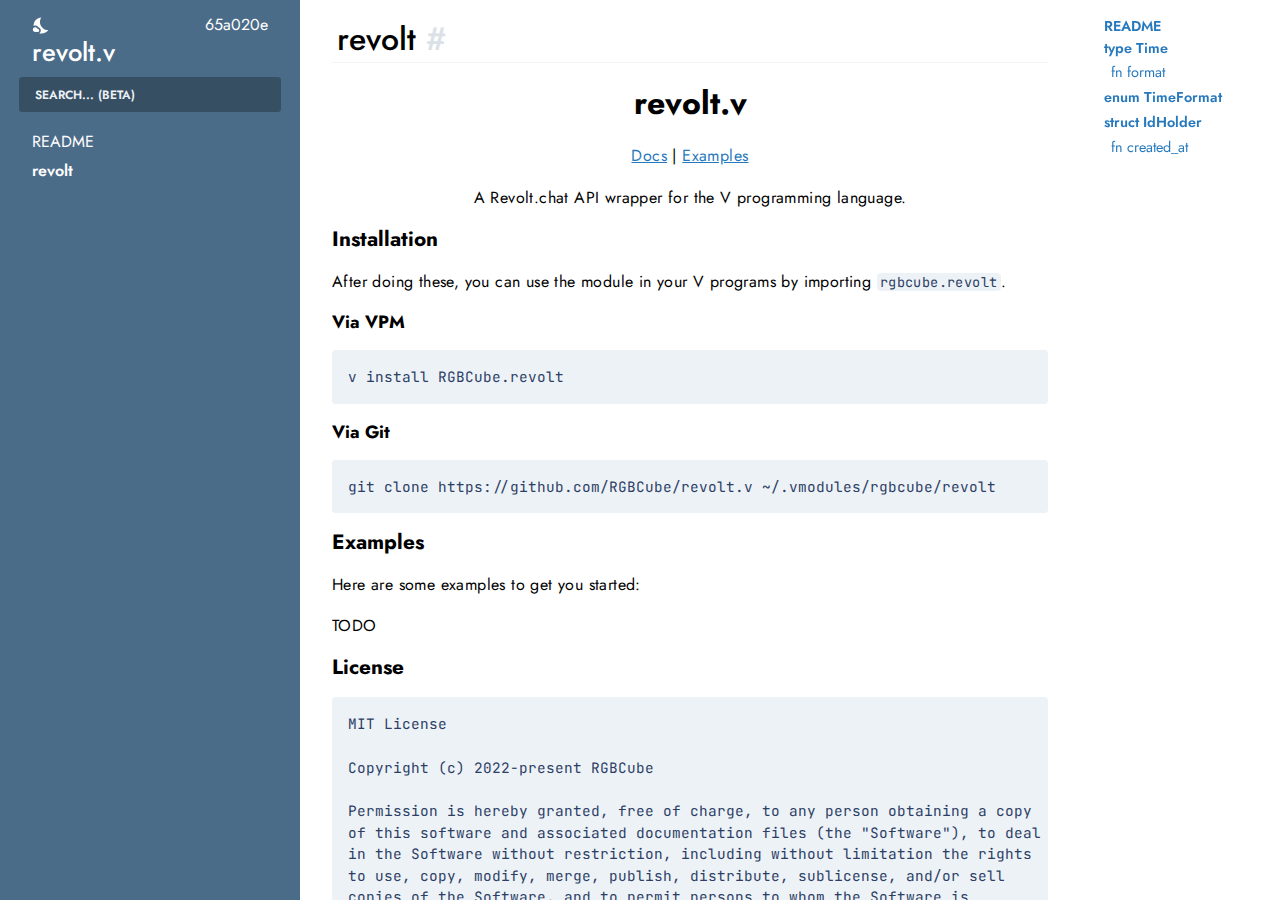
<file: docs/revolt/revolt.html>
<!DOCTYPE html>
<html lang="en">

<head>
  <meta charset="UTF-8">
  <meta http-equiv="x-ua-compatible" content="IE=edge" />
  <meta name="viewport" content="width=device-width, initial-scale=1.0">
  <title>revolt | vdoc</title>
  <link rel="preconnect" href="https://fonts.googleapis.com">
  <link rel="preconnect" href="https://fonts.gstatic.com" crossorigin>
  <link href="https://fonts.googleapis.com/css2?family=Jost:wght@300;400;500;600;700&display=swap" rel="stylesheet">
  <link href="https://fonts.googleapis.com/css2?family=JetBrains+Mono&display=swap" rel="stylesheet">
  <link rel="apple-touch-icon" sizes="180x180" href="apple-touch-icon.png">
  <link rel="icon" type="image/png" sizes="32x32" href="favicon-32x32.png">
  <link rel="icon" type="image/png" sizes="16x16" href="favicon-16x16.png">
  <link rel="manifest" href="site.webmanifest">
  <link rel="mask-icon" href="safari-pinned-tab.svg" color="#5bbad5">
  <meta name="msapplication-TileColor" content="#da532c">
  <meta name="theme-color" content="#ffffff">
  
		<link rel="stylesheet" href="doc.css" />
		<link rel="stylesheet" href="normalize.css" />
		<script src="dark-mode.js"></script>
</head>

<body>
  <div><a id="skip-to-content-link" href="#main-content">Skip to content</a></div>
  <div id="page">
    <header class="doc-nav hidden">
      <div class="heading-container">
        <div class="heading">
          <div class="info">
            <div class="module">revolt.v</div>
            <div class="toggle-version-container">
              <span> 65a020e</span>
              <div id="dark-mode-toggle" role="switch" aria-checked="false" aria-label="Toggle dark mode"><svg xmlns="http://www.w3.org/2000/svg" class="light-icon" height="24" viewBox="0 0 24 24" width="24"><path d="M0 0h24v24H0z" fill="none"/><path d="M6.76 4.84l-1.8-1.79-1.41 1.41 1.79 1.79 1.42-1.41zM4 10.5H1v2h3v-2zm9-9.95h-2V3.5h2V.55zm7.45 3.91l-1.41-1.41-1.79 1.79 1.41 1.41 1.79-1.79zm-3.21 13.7l1.79 1.8 1.41-1.41-1.8-1.79-1.4 1.4zM20 10.5v2h3v-2h-3zm-8-5c-3.31 0-6 2.69-6 6s2.69 6 6 6 6-2.69 6-6-2.69-6-6-6zm-1 16.95h2V19.5h-2v2.95zm-7.45-3.91l1.41 1.41 1.79-1.8-1.41-1.41-1.79 1.8z"/></svg>
<svg xmlns="http://www.w3.org/2000/svg" class="dark-icon" enable-background="new 0 0 24 24" height="24" viewBox="0 0 24 24" width="24"><g><rect fill="none" height="24" width="24"/></g><g><g><g><path d="M11.1,12.08C8.77,7.57,10.6,3.6,11.63,2.01C6.27,2.2,1.98,6.59,1.98,12c0,0.14,0.02,0.28,0.02,0.42 C2.62,12.15,3.29,12,4,12c1.66,0,3.18,0.83,4.1,2.15C9.77,14.63,11,16.17,11,18c0,1.52-0.87,2.83-2.12,3.51 c0.98,0.32,2.03,0.5,3.11,0.5c3.5,0,6.58-1.8,8.37-4.52C18,17.72,13.38,16.52,11.1,12.08z"/></g><path d="M7,16l-0.18,0C6.4,14.84,5.3,14,4,14c-1.66,0-3,1.34-3,3s1.34,3,3,3c0.62,0,2.49,0,3,0c1.1,0,2-0.9,2-2 C9,16.9,8.1,16,7,16z"/></g></g></svg>
</div>
            </div>
            <svg xmlns="http://www.w3.org/2000/svg" id="toggle-menu" height="24" viewBox="0 0 24 24" width="24"><path d="M0 0h24v24H0z" fill="none"/><path d="M3 18h18v-2H3v2zm0-5h18v-2H3v2zm0-7v2h18V6H3z"/></svg>

          </div>
          <input type="text" id="search" placeholder="Search... (beta)" autocomplete="off">
        </div>
      </div>
      <nav class="search hidden"></nav>
      <nav class="content hidden">
        <ul>
          <li class="open"><div class="menu-row"><a href="./index.html">README</a></div></li><li class="open active"><div class="menu-row"><a href="./revolt.html">revolt</a></div></li>
        </ul>
      </nav>
    </header>
    <div class="doc-scrollview" id="main-content">
      <div class="doc-container">
        <div class="doc-content">
          						<section id="readme_revolt" class="doc-node">
							<div class="title"><h1> revolt <a href="#readme_revolt">#</a></h1></div><div align="center">
<h1>revolt.v</h1>
<p><a href="https://rgbcube.github.io/docs/revolt">Docs</a> | <a href="https://github.com/RGBCube/revolt.v/tree/master/examples">Examples</a></p>
<p>A Revolt.chat API wrapper for the V programming language.</p>
</div>
<h2>Installation</h2>
<p>After doing these, you can use the module in your V programs by importing <code>rgbcube.revolt</code>.</p>
<h3>Via VPM</h3>
<pre><code class="language-bash">v install RGBCube.revolt
</code></pre>
<h3>Via Git</h3>
<pre><code class="language-bash">git clone https://github.com/RGBCube/revolt.v ~/.vmodules/rgbcube/revolt
</code></pre>
<h2>Examples</h2>
<p>Here are some examples to get you started:</p>
<p>TODO</p>
<h2>License</h2>
<pre><code>MIT License

Copyright (c) 2022-present RGBCube

Permission is hereby granted, free of charge, to any person obtaining a copy
of this software and associated documentation files (the &quot;Software&quot;), to deal
in the Software without restriction, including without limitation the rights
to use, copy, modify, merge, publish, distribute, sublicense, and/or sell
copies of the Software, and to permit persons to whom the Software is
furnished to do so, subject to the following conditions:

The above copyright notice and this permission notice shall be included in all
copies or substantial portions of the Software.

THE SOFTWARE IS PROVIDED &quot;AS IS&quot;, WITHOUT WARRANTY OF ANY KIND, EXPRESS OR
IMPLIED, INCLUDING BUT NOT LIMITED TO THE WARRANTIES OF MERCHANTABILITY,
FITNESS FOR A PARTICULAR PURPOSE AND NONINFRINGEMENT. IN NO EVENT SHALL THE
AUTHORS OR COPYRIGHT HOLDERS BE LIABLE FOR ANY CLAIM, DAMAGES OR OTHER
LIABILITY, WHETHER IN AN ACTION OF CONTRACT, TORT OR OTHERWISE, ARISING FROM,
OUT OF OR IN CONNECTION WITH THE SOFTWARE OR THE USE OR OTHER DEALINGS IN THE
SOFTWARE.
</code></pre>

</section>

						<section id="Time" class="doc-node">
							<div class="title"><h2>type Time <a href="#Time">#</a></h2></div><pre class="signature"><code><span class="token keyword">type</span> Time <span class="token operator">=</span> time<span class="token punctuation">.</span>Time</code></pre>
<p>Time is a time.Time that can be formatted as a Revolt timestamp.</p>

</section>
						<section id="Time.format" class="doc-node">
							<div class="title"><h2>fn (Time) format <a href="#Time.format">#</a></h2></div><pre class="signature"><code><span class="token keyword">fn</span> <span class="token punctuation">(</span>t Time<span class="token punctuation">)</span> <span class="token function">format</span><span class="token punctuation">(</span>format TimeFormat<span class="token punctuation">)</span> <span class="token builtin">string</span></code></pre>
<p>format returns a Revolt representation of the time in the given format.<br>
E.g. &lt;t:1670178420:f&gt; for TimeFormat.short_date_time ran on a time of 1670178420.</p>

</section>
						<section id="TimeFormat" class="doc-node">
							<div class="title"><h2>enum TimeFormat <a href="#TimeFormat">#</a></h2></div><pre class="signature"><code><span class="token keyword">enum</span> TimeFormat <span class="token keyword">as</span> <span class="token builtin">u8</span> <span class="token punctuation">{</span>
	short_time <span class="token operator">=</span> <span class="token builtin">u8</span><span class="token punctuation">(</span><span class="token char">`t`</span><span class="token punctuation">)</span> <span class="token comment">// 21:27</span>
	long_time <span class="token operator">=</span> <span class="token builtin">u8</span><span class="token punctuation">(</span><span class="token char">`T`</span><span class="token punctuation">)</span> <span class="token comment">// 21:27:42</span>
	short_date <span class="token operator">=</span> <span class="token builtin">u8</span><span class="token punctuation">(</span><span class="token char">`d`</span><span class="token punctuation">)</span> <span class="token comment">// 4/12/2022</span>
	long_date <span class="token operator">=</span> <span class="token builtin">u8</span><span class="token punctuation">(</span><span class="token char">`D`</span><span class="token punctuation">)</span> <span class="token comment">// 4 December 2022</span>
	short_date_time <span class="token operator">=</span> <span class="token builtin">u8</span><span class="token punctuation">(</span><span class="token char">`f`</span><span class="token punctuation">)</span> <span class="token comment">// 4 December 2022 21:27</span>
	long_date_time <span class="token operator">=</span> <span class="token builtin">u8</span><span class="token punctuation">(</span><span class="token char">`F`</span><span class="token punctuation">)</span> <span class="token comment">// Sunday, 4 December 2022 21:27</span>
	relative <span class="token operator">=</span> <span class="token builtin">u8</span><span class="token punctuation">(</span><span class="token char">`R`</span><span class="token punctuation">)</span> <span class="token comment">// 2 days ago, Now, etc.</span>
<span class="token punctuation">}</span></code></pre>
<p>TimeFormat is an enum of all possible Revolt timestamp formats.<br>
See <a href="https://developers.revolt.chat/markdown#timestamps">https://developers.revolt.chat/markdown#timestamps</a>.</p>

</section>
						<section id="IdHolder" class="doc-node">
							<div class="title"><h2>struct IdHolder <a href="#IdHolder">#</a></h2></div><pre class="signature"><code><span class="token keyword">struct</span> <span class="token symbol">IdHolder</span> <span class="token punctuation">{</span>
	id <span class="token builtin">string</span>
<span class="token punctuation">}</span></code></pre>
<p>IdHolder is a holder for ULID. Every Revolt object has an (UL)ID.</p>

</section>
						<section id="IdHolder.created_at" class="doc-node">
							<div class="title"><h2>fn (IdHolder) created_at <a href="#IdHolder.created_at">#</a></h2></div><pre class="signature"><code><span class="token keyword">fn</span> <span class="token punctuation">(</span>idh IdHolder<span class="token punctuation">)</span> <span class="token function">created_at</span><span class="token punctuation">(</span><span class="token punctuation">)</span> Time</code></pre>
<p>created_at returns the creation time of the IdHolder.</p>

</section>

          <div class="footer">
            Powered by vdoc. Generated on: 16 Dec 2022 19:20:53
          </div>
        </div>
        <div class="doc-toc"><ul><li class="open"><a href="#readme_revolt">README</a></li>
<li class="open"><a href="#Time">type Time</a>        <ul>
<li><a href="#Time.format">fn format</a></li>
</ul>
</li>
<li class="open"><a href="#TimeFormat">enum TimeFormat</a>        <ul>
</ul>
</li>
<li class="open"><a href="#IdHolder">struct IdHolder</a>        <ul>
<li><a href="#IdHolder.created_at">fn created_at</a></li>
</ul>
</li>
</ul></div>
      </div>
    </div>
  </div>
  <script src="doc.js"></script>
  <script async src="search_index.js"></script>
</body>

</html>
</file>
<file: docs/bonfire/doc.css>
:root {
  --background-color: #fff;
  --link-color: #2779bd;
  --text-color: #000;
  --ref-symbol-color: #dae1e7;
  --ref-symbol-hover-color: #b8c2cc;
  --title-bottom-line-color: #f1f5f8;
  --footer-top-line-color: #f1f5f8;
  --footer-text-color: #616161;
  --code-signature-border-color: #a0aec0;
  --menu-background-color: #4b6c88;
  --menu-text-color: #fff;
  --menu-indent-line-color: #3b3b3b66;
  --menu-indent-line-active-color: #00000066;
  --menu-scrollbar-color: #a0aec0;
  --menu-toggle-icon-color: #fff;
  --menu-toggle-icon-hover-color: #00000044;
  --menu-search-background-color: #00000044;
  --menu-search-font-color: #fff;
  --menu-search-result-background-hover-color: #00000021;
  --menu-search-separator-color: #00000044;
  --menu-search-title-text-color: #d5efff;
  --menu-search-badge-background-color: #00000044;
  --menu-search-badge-background-hover-color: #0000004d;
  --toc-text-color: #2779bd;
  --toc-indicator-color: #4299e1;
  --code-default-text-color: #2c3e64;
  --code-background-color: #edf2f7;
  --code-keyword-text-color: #2b6cb0;
  --code-builtin-text-color: #219321;
  --code-function-text-color: #288341;
  --code-comment-text-color: #93a1a1;
  --code-punctuation-text-color: #696969;
  --code-symbol-text-color: #702459;
  --code-operator-text-color: #864f29;
  --attribute-deprecated-background-color: #f59f0b48;
  --attribute-deprecated-text-color: #92400e;
  --attribute-text-color: #000000cf;
}
:root.dark .dark-icon {
  display: none;
}
:root:not(.dark) .light-icon {
  display: none;
}

.dark body {
  --background-color: #1a202c;
  --text-color: #fff;
  --link-color: #90cdf4;
  --ref-symbol-color: #2d3748;
  --ref-symbol-hover-color: #4a5568;
  --title-bottom-line-color: #2d3748;
  --footer-top-line-color: #2d3748;
  --footer-text-color: #bbd3e1;
  --code-signature-border-color: #4a5568;
  --menu-background-color: #2d3748;
  --menu-text-color: #fff;
  --menu-indent-line-color: #4a5568;
  --menu-indent-line-active-color: #90cdf4; /*#4a5568*/
  --menu-scrollbar-color: #4a5568;
  --menu-toggle-icon-color: #fff;
  --menu-search-background-color: #4a5568;
  --menu-search-font-color: #fff;
  --menu-search-separator-color: #4a5568;
  --menu-search-title-text-color: #90cdf4;
  --menu-search-badge-background-color: #4a5568;
  --menu-search-badge-background-hover-color: #4a5568;
  --toc-text-color: #90cdf4;
  --toc-indicator-color: #4299e1;
  --code-default-text-color: #cbd5e0;
  --code-background-color: #2d3748;
  --code-builtin-text-color: #68d391;
  --code-keyword-text-color: #63b3ed;
  --code-function-text-color: #4fd1c5;
  --code-comment-text-color: #a0aec0;
  --code-punctuation-text-color: #a0aec0;
  --code-symbol-text-color: #ed64a6;
  --code-operator-text-color: #a67f59;
  --attribute-background-color: #ffffff20;
  --attribute-text-color: #ffffffaf;
  --attribute-deprecated-text-color: #fef3c7;
}
html {
  height: 100%;
}
body {
  margin: 0;
  font-family: Jost, -apple-system, BlinkMacSystemFont, "Segoe UI", Helvetica,
    Arial, sans-serif, "Apple Color Emoji", "Segoe UI Emoji", "Segoe UI Symbol";
  background-color: #fff;
  background-color: var(--background-color);
  color: #000;
  color: var(--text-color);
  height: 100%;
}
#page {
  height: 100%;
  padding-top: 56px;
  box-sizing: border-box;
  overflow: hidden;
}

/** Reset for menus */
.doc-nav ul,
.doc-toc ul {
  list-style: none;
  padding: 0;
  margin: 0;
}

/* Left nav */
.doc-nav {
  position: fixed;
  width: 100%;
  left: 0;
  right: 0;
  top: 0;
  display: flex;
  background-color: #4b6c88;
  background-color: var(--menu-background-color);
  color: #fff;
  color: var(--menu-text-color);
  flex-direction: column;
  overflow-y: auto;
  height: 100vh;
  z-index: 10;
  scrollbar-width: thin;
  scrollbar-color: #a0aec0 transparent;
  scrollbar-color: var(--menu-scrollbar-color) transparent;
  font-family: Jost, sans-serif;
}
*::-webkit-scrollbar {
  width: 4px;
  height: 4px;
}
*::-webkit-scrollbar-track {
  background: transparent;
}
*::-webkit-scrollbar-thumb {
  background-color: #a0aec0;
  background-color: var(--menu-scrollbar-color);
  border: 3px solid transparent;
}
.doc-nav .content li {
  line-height: 1.8;
}
.doc-nav .content.show {
  display: flex;
}
.doc-nav .content.hidden {
  display: none;
}
.doc-nav #toggle-menu {
  cursor: pointer;
  padding: 0.3rem;
  fill: #fff;
  fill: var(--menu-toggle-icon-color);
}
.doc-nav > .heading-container {
  position: relative;
  /* IE11 */
  position: sticky;
  position: -webkit-sticky;
  top: 0;
  background-color: #4b6c88;
  background-color: var(--menu-background-color);
  z-index: 10;
}
.doc-nav > .heading-container > .heading {
  display: flex;
  flex-direction: column;
}
.doc-nav > .heading-container > .heading > .info {
  display: flex;
  padding: 0 1rem;
  height: 56px;
}
.doc-nav > .heading-container > .heading > .info > .module {
  font-size: 1.6rem;
  font-weight: 500;
  margin: 0;
}
.doc-nav > .heading-container > .heading > .info > .toggle-version-container {
  display: flex;
  align-items: center;
}
.doc-nav
  > .heading-container
  > .heading
  > .info
  > .toggle-version-container
  > #dark-mode-toggle {
  cursor: pointer;
  fill: #fff;
  display: flex;
  visibility: hidden;
}
.doc-nav
  > .heading-container
  > .heading
  > .info
  > .toggle-version-container
  > #dark-mode-toggle
  > svg {
  width: 1.2rem;
  height: 1.2rem;
}
.doc-nav > .heading-container > .heading > #search {
  margin: 0.6rem 1.2rem 1rem 1.2rem;
  border: none;
  border-radius: 0.2rem;
  padding: 0.5rem 1rem;
  outline: none;
  background-color: #00000044;
  background-color: var(--menu-search-background-color);
  color: #fff;
  color: var(--menu-search-text-color);
}
.doc-nav > .heading-container > .heading > #search::placeholder {
  color: #edf2f7;
  text-transform: uppercase;
  font-size: 12px;
  font-weight: 600;
}
.doc-nav > .heading-container > .heading > #search:-ms-input-placeholder {
  color: #edf2f7;
  text-transform: uppercase;
  font-size: 12px;
  font-weight: 600;
}
.doc-nav > .content {
  padding: 0 2rem 2rem 2rem;
  display: flex;
  flex-direction: column;
}
.doc-nav > .content > ul > li.active {
  font-weight: 600;
}
.doc-nav > .content > ul > li.open ul {
  display: initial;
}
.doc-nav > .content > ul > li.open > .menu-row > .dropdown-arrow {
  transform: initial;
}
.doc-nav > .content > ul > li > .menu-row {
  display: flex;
  align-items: center;
}
.doc-nav > .content > ul > li > .menu-row > .dropdown-arrow {
  transform: rotate(-90deg);
  height: 18px;
  width: 18px;
  margin-left: calc(-18px - 0.3rem);
  margin-right: 0.3rem;
  cursor: pointer;
  fill: #fff;
  pointer-events: all;
}
.doc-nav > .content > ul > li > ul {
  margin: 0.4rem 0;
  display: none;
}
.doc-nav > .content > ul > li > ul > li {
  border-color: #ffffff66;
  border-color: var(--menu-indent-line-color);
  border-left-width: 1.7px;
  border-left-style: solid;
  padding-left: 0.7rem;
}
.doc-nav > .content > ul > li > ul > li.active {
  border-color: #00000066;
  border-color: var(--menu-search-result-hover-background-color);
}
.doc-nav > .content a {
  color: #fff;
  color: var(--menu-text-color);
  text-decoration: none;
  user-select: none;
}
.doc-nav > .content a:hover {
  text-decoration: underline;
}
.doc-nav .search.hidden {
  display: none;
}
.doc-nav .search li {
  line-height: 1.5;
}
.doc-nav > .search .result:hover {
  background-color: #00000021;
  background-color: var(--menu-search-result-background-hover-color);
}
.doc-nav > .search .result:hover > .link > .definition > .badge {
  background-color: #0000004d;
  background-color: var(--menu-search-badge-background-hover-color);
}
.doc-nav > .search .result > .link {
  padding: 0.5rem 1.4rem;
  text-decoration: none;
  color: #fff;
  color: var(--menu-text-color);
  display: block;
}
.doc-nav > .search .result > .link > .definition {
  display: flex;
}
.doc-nav > .search .result > .link > .definition > .title {
  color: #90cdf4;
  color: var(--menu-search-title-text-color);
  font-size: 0.875rem;
  font-weight: 500;
  overflow: hidden;
  white-space: nowrap;
  text-overflow: ellipsis;
}
.doc-nav > .search .result > .link > .definition > .badge {
  font-size: 0.75rem;
  display: inline-flex;
  padding: 0 0.5rem;
  background-color: #00000044;
  background-color: var(--menu-search-badge-background-color);
  margin-left: auto;
  align-items: center;
  border-radius: 9999px;
  font-weight: 500;
}
.doc-nav > .search .result > .link > .description {
  font-family: Jost, -apple-system, BlinkMacSystemFont, "Segoe UI", Helvetica,
    Arial, sans-serif, "Apple Color Emoji", "Segoe UI Emoji", "Segoe UI Symbol";
  font-size: 0.75rem;
  overflow: hidden;
  white-space: nowrap;
  text-overflow: ellipsis;
  margin-top: 0.25rem;
}
.doc-nav > .search > hr.separator {
  margin: 0.5rem 0;
  border-color: #00000044;
  border-color: var(--menu-search-separator-color);
  box-sizing: content-box;
  height: 0;
  border-width: 0;
  border-top-width: 1px;
  border-style: solid;
  overflow: visible;
}

/* Main content */
.doc-scrollview {
  height: 100%;
  overflow-y: scroll;
}
.doc-container {
  display: flex;
  flex-direction: column-reverse;
}
.doc-content {
  display: flex;
  flex-direction: column;
  padding: 1rem;
  overflow: hidden;
}
.doc-content img {
  width: auto;
  max-width: 100%;
}
.doc-content p {
  font-size: 1rem;
  line-height: 1.6;
  letter-spacing: 0.025em;
}
.doc-content a {
  color: #2779bd;
  color: var(--link-color);
}
.doc-content p code {
  font-size: 0.85rem;
}
.doc-content > .doc-node {
  padding: 5rem 0 2rem 0;
  margin-top: -4rem;
  overflow: hidden;
  word-break: break-all; /* IE11 */
  word-break: break-word;
}
.doc-content > .doc-node.const:nth-child(2) {
  padding-bottom: 0 !important;
}
.doc-content > .doc-node.const:not(:first-child) {
  padding-top: 4rem;
}
.doc-content > .doc-node.const:not(:last-child) {
  padding-bottom: 2rem;
}
.doc-content > .timestamp {
  font-size: 0.8rem;
  color: #b8c2cc;
  color: var(--timestamp-color);
}
.doc-content > .doc-node > .title {
  display: flex;
  font-family: Jost, sans-serif;
  font-weight: 500;
  padding: 0.3rem;
  align-items: center;
  margin-bottom: 1rem;
  border-bottom: 1px solid #f1f5f8;
  border-bottom: 1px solid var(--title-bottom-line-color);
}
.doc-content > .doc-node > .attributes {
  margin-bottom: 0.6rem;
}
.doc-content > .doc-node > .attributes > .attribute {
  display: inline-block;
  border-radius: 100px;
  padding: 0.3rem 0.6rem;
  background-color: var(--code-background-color);
  color: var(--attribute-text-color);
  margin-right: 0.8rem;
  font-family: "Jetbrains Mono", monospace;
  font-size: 0.9rem;
}
.doc-content > .doc-node > .attributes > .attribute-deprecated {
  background-color: var(--attribute-deprecated-background-color);
  color: var(--attribute-deprecated-text-color);
}
.doc-content > .doc-node > .title > .link {
  display: flex;
  margin-left: auto;
  fill: #dae1e7;
  fill: var(--ref-symbol-color);
}
.doc-content > .doc-node > .title > .link:hover {
  fill: #b8c2cc;
  fill: var(--ref-symbol-hover-color);
}
.doc-content > .doc-node h1 {
  font-size: 2rem;
}
.doc-content > .doc-node h2 {
  font-size: 1.3rem;
}
.doc-content > .doc-node .signature {
  border-color: #a0aec0;
  border-color: var(--code-signature-border-color);
  border-left-width: 3px;
  border-left-style: solid;
}
.doc-content > .doc-node > ul > li .task-list-item-checkbox {
  margin-right: 0.5rem;
}
.doc-content > .doc-node > .title h1,
.doc-content > .doc-node > .title h2,
.doc-content > .doc-node > .title h3,
.doc-content > .doc-node > .title h4,
.doc-content > .doc-node > .title h5,
.doc-content > .doc-node > .title h6 {
  font-weight: 500;
  margin: 0;
}
.doc-content > .doc-node > .title h1 a,
.doc-content > .doc-node > .title h2 a,
.doc-content > .doc-node > .title h3 a,
.doc-content > .doc-node > .title h4 a,
.doc-content > .doc-node > .title h5 a,
.doc-content > .doc-node > .title h6 a {
  text-decoration: none;
  color: #dae1e7;
  color: var(--ref-symbol-color);
}
.doc-content > .doc-node > .title h1 a:hover,
.doc-content > .doc-node > .title h2 a:hover,
.doc-content > .doc-node > .title h3 a:hover,
.doc-content > .doc-node > .title h4 a:hover,
.doc-content > .doc-node > .title h5 a:hover,
.doc-content > .doc-node > .title h6 a:hover {
  color: #b8c2cc;
  color: var(--ref-symbol-hover-color);
}
.doc-content > .footer {
  padding-top: 1rem;
  margin-top: auto;
  bottom: 1rem;
  color: 616161;
  color: var(--footer-text-color);
  border-color: #f1f5f8;
  border-color: var(--footer-top-line-color);
  border-top-style: solid;
  border-top-width: 1px;
  font-size: 0.8rem;
  font-weight: 500;
}

/* Right menu */
.doc-toc {
  right: 0;
  top: 0;
  height: 100%;
  overflow-y: auto;
  padding: 1rem 1rem 0 1rem;
  width: 100%;
  box-sizing: border-box;
  -ms-overflow-style: none;
  scrollbar-width: none;
  font-family: Jost, sans-serif;
}
.doc-toc::-webkit-scrollbar {
  display: none;
}
.doc-toc li {
  line-height: 1.5;
}
.doc-toc a {
  color: #2779bd;
  color: var(--toc-text-color);
  font-size: 0.9rem;
  font-weight: 600;
  overflow: hidden;
  text-overflow: ellipsis;
  display: block;
  text-decoration: none;
  border-left-width: 2px;
  border-left-style: solid;
  border-color: transparent;
  padding-left: 0.4rem;
}
.doc-toc a:hover {
  text-decoration: underline;
}
.doc-toc a.active {
  border-color: #4299e1;
  border-color: var(--toc-indicator-color);
}
.doc-toc li ul {
  margin: 0.2rem 0 0.2rem;
  font-size: 0.7rem;
  list-style: none;
}
.doc-toc li ul a {
  font-weight: 400;
  padding-left: 0.8rem;
}

/* Code highlight */
pre,
code,
pre code {
  color: #5c6e74;
  color: var(--code-default-text-color);
  font-size: 0.948em;
  text-shadow: none;
  font-family: "Jetbrains Mono", monospace;
  background-color: #edf2f7;
  background-color: var(--code-background-color);
  border-radius: 0.25rem;
}
pre code {
  direction: ltr;
  text-align: left;
  white-space: pre;
  word-spacing: normal;
  word-break: normal;
  line-height: 1.5;
  -moz-tab-size: 4;
  -o-tab-size: 4;
  tab-size: 4;
  -webkit-hyphens: none;
  -moz-hyphens: none;
  -ms-hyphens: none;
  hyphens: none;
  display: block;
  overflow-x: auto;
  padding: 1rem;
}
code {
  padding: 0 0.2rem;
}
pre {
  overflow: auto;
  margin: 0;
}
.namespace {
  opacity: 0.7;
}
.token.comment {
  color: #93a1a1;
  color: var(--code-comment-text-color);
}
.token.punctuation {
  color: #999999;
  color: var(--code-punctuation-text-color);
}
.token.number,
.token.symbol {
  color: #702459;
  color: var(--code-symbol-text-color);
}
.token.string,
.token.char,
.token.builtin {
  color: #38a169;
  color: var(--code-builtin-text-color);
}
.token.operator,
.token.entity,
.token.url,
.language-css .token.string,
.style .token.string {
  color: #a67f59;
  color: var(--code-operator-text-color);
  background: transparent;
}
.token.boolean,
.token.keyword {
  color: #2b6cb0;
  color: var(--code-keyword-text-color);
  font-weight: bold;
}
.token.function {
  color: #319795;
  color: var(--code-function-text-color);
}
.examples > h4 {
  margin: 0 0 0.4rem 0;
}

/* Medium screen and up */
@media (min-width: 768px) {
  *::-webkit-scrollbar {
    width: 8px;
    height: 8px;
  }
  *::-webkit-scrollbar-thumb {
    border: 3px solid transparent;
  }
  .doc-container {
    flex-direction: row;
  }
  .doc-content {
    font-size: 0.95rem;
    flex: 1;
    padding: 0rem 2rem 1rem 2rem;
  }
  .doc-toc {
    position: relative;
    /* IE11 */
    position: sticky;
    position: -webkit-sticky;
    align-self: flex-start;
    top: 56px;
    height: auto;
    height: 100vh;
    min-width: 200px;
    width: auto;
    max-width: 300px;
  }
  .doc-toc > ul {
    padding-bottom: 1rem;
  }
}

@media (max-width: 1023px) {
  .doc-nav.hidden {
    height: auto;
  }
  .doc-nav.hidden #search {
    display: none;
  }
  .doc-nav .search.mobile-hidden {
    display: none;
  }
  .doc-nav > .heading-container > .heading > .info {
    align-items: center;
  }
  .doc-nav > .heading-container > .heading > .info > .toggle-version-container {
    flex-grow: 1;
    padding: 0 1rem;
    justify-content: space-between;
  }
}

@media (min-width: 1024px) {
  #page {
    padding-top: 0;
  }
  .doc-nav {
    width: 300px;
  }
  .doc-nav #toggle-menu {
    display: none;
  }
  .doc-nav > .heading-container > .heading > .info {
    height: auto;
    padding: 1rem 2rem 0 2rem;
    flex-direction: column-reverse;
    justify-content: center;
  }
  .doc-nav > .heading-container > .heading > .info > .toggle-version-container {
    align-items: center;
    margin-bottom: 0.2rem;
    display: flex;
    flex-direction: row-reverse;
  }
  .doc-nav
    > .heading-container
    > .heading
    > .info
    > .toggle-version-container
    > #dark-mode-toggle {
    margin-right: auto;
  }
  .doc-nav .content.show,
  .doc-nav .content.hidden {
    display: flex;
  }
  .doc-content > .doc-node.const:nth-child(2) {
    padding-bottom: 0 !important;
  }
  .doc-content > .doc-node.const:not(:first-child) {
    padding-top: 0;
  }
  .doc-content > .doc-node.const:not(:last-child) {
    padding-bottom: 1rem;
  }
  .doc-container {
    margin-left: 300px;
  }
  .doc-node {
    padding-top: 1rem !important;
    margin-top: 0 !important;
  }
  .doc-toc {
    top: 0;
  }
}

#skip-to-content-link {
  height: 30px;
  left: 50%;
  padding: 8px;
  position: absolute;
  transform: translateY(-100%);
  transition: transform 0.3s;
  background: var(--links);
  color: var(--warn-text);
  border-radius: 1px;
}
#skip-to-content-link:focus {
  transform: translateY(0%);
  z-index: 1000;
}
</file>
<file: docs/chatgpt/doc.css>
:root {
  --background-color: #fff;
  --link-color: #2779bd;
  --text-color: #000;
  --ref-symbol-color: #dae1e7;
  --ref-symbol-hover-color: #b8c2cc;
  --title-bottom-line-color: #f1f5f8;
  --footer-top-line-color: #f1f5f8;
  --footer-text-color: #616161;
  --code-signature-border-color: #a0aec0;
  --menu-background-color: #4b6c88;
  --menu-text-color: #fff;
  --menu-indent-line-color: #3b3b3b66;
  --menu-indent-line-active-color: #00000066;
  --menu-scrollbar-color: #a0aec0;
  --menu-toggle-icon-color: #fff;
  --menu-toggle-icon-hover-color: #00000044;
  --menu-search-background-color: #00000044;
  --menu-search-font-color: #fff;
  --menu-search-result-background-hover-color: #00000021;
  --menu-search-separator-color: #00000044;
  --menu-search-title-text-color: #d5efff;
  --menu-search-badge-background-color: #00000044;
  --menu-search-badge-background-hover-color: #0000004d;
  --toc-text-color: #2779bd;
  --toc-indicator-color: #4299e1;
  --code-default-text-color: #2c3e64;
  --code-background-color: #edf2f7;
  --code-keyword-text-color: #2b6cb0;
  --code-builtin-text-color: #219321;
  --code-function-text-color: #288341;
  --code-comment-text-color: #93a1a1;
  --code-punctuation-text-color: #696969;
  --code-symbol-text-color: #702459;
  --code-operator-text-color: #864f29;
  --attribute-deprecated-background-color: #f59f0b48;
  --attribute-deprecated-text-color: #92400e;
  --attribute-text-color: #000000cf;
}
:root.dark .dark-icon {
  display: none;
}
:root:not(.dark) .light-icon {
  display: none;
}

.dark body {
  --background-color: #1a202c;
  --text-color: #fff;
  --link-color: #90cdf4;
  --ref-symbol-color: #2d3748;
  --ref-symbol-hover-color: #4a5568;
  --title-bottom-line-color: #2d3748;
  --footer-top-line-color: #2d3748;
  --footer-text-color: #bbd3e1;
  --code-signature-border-color: #4a5568;
  --menu-background-color: #2d3748;
  --menu-text-color: #fff;
  --menu-indent-line-color: #4a5568;
  --menu-indent-line-active-color: #90cdf4; /*#4a5568*/
  --menu-scrollbar-color: #4a5568;
  --menu-toggle-icon-color: #fff;
  --menu-search-background-color: #4a5568;
  --menu-search-font-color: #fff;
  --menu-search-separator-color: #4a5568;
  --menu-search-title-text-color: #90cdf4;
  --menu-search-badge-background-color: #4a5568;
  --menu-search-badge-background-hover-color: #4a5568;
  --toc-text-color: #90cdf4;
  --toc-indicator-color: #4299e1;
  --code-default-text-color: #cbd5e0;
  --code-background-color: #2d3748;
  --code-builtin-text-color: #68d391;
  --code-keyword-text-color: #63b3ed;
  --code-function-text-color: #4fd1c5;
  --code-comment-text-color: #a0aec0;
  --code-punctuation-text-color: #a0aec0;
  --code-symbol-text-color: #ed64a6;
  --code-operator-text-color: #a67f59;
  --attribute-background-color: #ffffff20;
  --attribute-text-color: #ffffffaf;
  --attribute-deprecated-text-color: #fef3c7;
}
html {
  height: 100%;
}
body {
  margin: 0;
  font-family: Jost, -apple-system, BlinkMacSystemFont, "Segoe UI", Helvetica,
    Arial, sans-serif, "Apple Color Emoji", "Segoe UI Emoji", "Segoe UI Symbol";
  background-color: #fff;
  background-color: var(--background-color);
  color: #000;
  color: var(--text-color);
  height: 100%;
}
#page {
  height: 100%;
  padding-top: 56px;
  box-sizing: border-box;
  overflow: hidden;
}

/** Reset for menus */
.doc-nav ul,
.doc-toc ul {
  list-style: none;
  padding: 0;
  margin: 0;
}

/* Left nav */
.doc-nav {
  position: fixed;
  width: 100%;
  left: 0;
  right: 0;
  top: 0;
  display: flex;
  background-color: #4b6c88;
  background-color: var(--menu-background-color);
  color: #fff;
  color: var(--menu-text-color);
  flex-direction: column;
  overflow-y: auto;
  height: 100vh;
  z-index: 10;
  scrollbar-width: thin;
  scrollbar-color: #a0aec0 transparent;
  scrollbar-color: var(--menu-scrollbar-color) transparent;
  font-family: Jost, sans-serif;
}
*::-webkit-scrollbar {
  width: 4px;
  height: 4px;
}
*::-webkit-scrollbar-track {
  background: transparent;
}
*::-webkit-scrollbar-thumb {
  background-color: #a0aec0;
  background-color: var(--menu-scrollbar-color);
  border: 3px solid transparent;
}
.doc-nav .content li {
  line-height: 1.8;
}
.doc-nav .content.show {
  display: flex;
}
.doc-nav .content.hidden {
  display: none;
}
.doc-nav #toggle-menu {
  cursor: pointer;
  padding: 0.3rem;
  fill: #fff;
  fill: var(--menu-toggle-icon-color);
}
.doc-nav > .heading-container {
  position: relative;
  /* IE11 */
  position: sticky;
  position: -webkit-sticky;
  top: 0;
  background-color: #4b6c88;
  background-color: var(--menu-background-color);
  z-index: 10;
}
.doc-nav > .heading-container > .heading {
  display: flex;
  flex-direction: column;
}
.doc-nav > .heading-container > .heading > .info {
  display: flex;
  padding: 0 1rem;
  height: 56px;
}
.doc-nav > .heading-container > .heading > .info > .module {
  font-size: 1.6rem;
  font-weight: 500;
  margin: 0;
}
.doc-nav > .heading-container > .heading > .info > .toggle-version-container {
  display: flex;
  align-items: center;
}
.doc-nav
  > .heading-container
  > .heading
  > .info
  > .toggle-version-container
  > #dark-mode-toggle {
  cursor: pointer;
  fill: #fff;
  display: flex;
  visibility: hidden;
}
.doc-nav
  > .heading-container
  > .heading
  > .info
  > .toggle-version-container
  > #dark-mode-toggle
  > svg {
  width: 1.2rem;
  height: 1.2rem;
}
.doc-nav > .heading-container > .heading > #search {
  margin: 0.6rem 1.2rem 1rem 1.2rem;
  border: none;
  border-radius: 0.2rem;
  padding: 0.5rem 1rem;
  outline: none;
  background-color: #00000044;
  background-color: var(--menu-search-background-color);
  color: #fff;
  color: var(--menu-search-text-color);
}
.doc-nav > .heading-container > .heading > #search::placeholder {
  color: #edf2f7;
  text-transform: uppercase;
  font-size: 12px;
  font-weight: 600;
}
.doc-nav > .heading-container > .heading > #search:-ms-input-placeholder {
  color: #edf2f7;
  text-transform: uppercase;
  font-size: 12px;
  font-weight: 600;
}
.doc-nav > .content {
  padding: 0 2rem 2rem 2rem;
  display: flex;
  flex-direction: column;
}
.doc-nav > .content > ul > li.active {
  font-weight: 600;
}
.doc-nav > .content > ul > li.open ul {
  display: initial;
}
.doc-nav > .content > ul > li.open > .menu-row > .dropdown-arrow {
  transform: initial;
}
.doc-nav > .content > ul > li > .menu-row {
  display: flex;
  align-items: center;
}
.doc-nav > .content > ul > li > .menu-row > .dropdown-arrow {
  transform: rotate(-90deg);
  height: 18px;
  width: 18px;
  margin-left: calc(-18px - 0.3rem);
  margin-right: 0.3rem;
  cursor: pointer;
  fill: #fff;
  pointer-events: all;
}
.doc-nav > .content > ul > li > ul {
  margin: 0.4rem 0;
  display: none;
}
.doc-nav > .content > ul > li > ul > li {
  border-color: #ffffff66;
  border-color: var(--menu-indent-line-color);
  border-left-width: 1.7px;
  border-left-style: solid;
  padding-left: 0.7rem;
}
.doc-nav > .content > ul > li > ul > li.active {
  border-color: #00000066;
  border-color: var(--menu-search-result-hover-background-color);
}
.doc-nav > .content a {
  color: #fff;
  color: var(--menu-text-color);
  text-decoration: none;
  user-select: none;
}
.doc-nav > .content a:hover {
  text-decoration: underline;
}
.doc-nav .search.hidden {
  display: none;
}
.doc-nav .search li {
  line-height: 1.5;
}
.doc-nav > .search .result:hover {
  background-color: #00000021;
  background-color: var(--menu-search-result-background-hover-color);
}
.doc-nav > .search .result:hover > .link > .definition > .badge {
  background-color: #0000004d;
  background-color: var(--menu-search-badge-background-hover-color);
}
.doc-nav > .search .result > .link {
  padding: 0.5rem 1.4rem;
  text-decoration: none;
  color: #fff;
  color: var(--menu-text-color);
  display: block;
}
.doc-nav > .search .result > .link > .definition {
  display: flex;
}
.doc-nav > .search .result > .link > .definition > .title {
  color: #90cdf4;
  color: var(--menu-search-title-text-color);
  font-size: 0.875rem;
  font-weight: 500;
  overflow: hidden;
  white-space: nowrap;
  text-overflow: ellipsis;
}
.doc-nav > .search .result > .link > .definition > .badge {
  font-size: 0.75rem;
  display: inline-flex;
  padding: 0 0.5rem;
  background-color: #00000044;
  background-color: var(--menu-search-badge-background-color);
  margin-left: auto;
  align-items: center;
  border-radius: 9999px;
  font-weight: 500;
}
.doc-nav > .search .result > .link > .description {
  font-family: Jost, -apple-system, BlinkMacSystemFont, "Segoe UI", Helvetica,
    Arial, sans-serif, "Apple Color Emoji", "Segoe UI Emoji", "Segoe UI Symbol";
  font-size: 0.75rem;
  overflow: hidden;
  white-space: nowrap;
  text-overflow: ellipsis;
  margin-top: 0.25rem;
}
.doc-nav > .search > hr.separator {
  margin: 0.5rem 0;
  border-color: #00000044;
  border-color: var(--menu-search-separator-color);
  box-sizing: content-box;
  height: 0;
  border-width: 0;
  border-top-width: 1px;
  border-style: solid;
  overflow: visible;
}

/* Main content */
.doc-scrollview {
  height: 100%;
  overflow-y: scroll;
}
.doc-container {
  display: flex;
  flex-direction: column-reverse;
}
.doc-content {
  display: flex;
  flex-direction: column;
  padding: 1rem;
  overflow: hidden;
}
.doc-content img {
  width: auto;
  max-width: 100%;
}
.doc-content p {
  font-size: 1rem;
  line-height: 1.6;
  letter-spacing: 0.025em;
}
.doc-content a {
  color: #2779bd;
  color: var(--link-color);
}
.doc-content p code {
  font-size: 0.85rem;
}
.doc-content > .doc-node {
  padding: 5rem 0 2rem 0;
  margin-top: -4rem;
  overflow: hidden;
  word-break: break-all; /* IE11 */
  word-break: break-word;
}
.doc-content > .doc-node.const:nth-child(2) {
  padding-bottom: 0 !important;
}
.doc-content > .doc-node.const:not(:first-child) {
  padding-top: 4rem;
}
.doc-content > .doc-node.const:not(:last-child) {
  padding-bottom: 2rem;
}
.doc-content > .timestamp {
  font-size: 0.8rem;
  color: #b8c2cc;
  color: var(--timestamp-color);
}
.doc-content > .doc-node > .title {
  display: flex;
  font-family: Jost, sans-serif;
  font-weight: 500;
  padding: 0.3rem;
  align-items: center;
  margin-bottom: 1rem;
  border-bottom: 1px solid #f1f5f8;
  border-bottom: 1px solid var(--title-bottom-line-color);
}
.doc-content > .doc-node > .attributes {
  margin-bottom: 0.6rem;
}
.doc-content > .doc-node > .attributes > .attribute {
  display: inline-block;
  border-radius: 100px;
  padding: 0.3rem 0.6rem;
  background-color: var(--code-background-color);
  color: var(--attribute-text-color);
  margin-right: 0.8rem;
  font-family: "Jetbrains Mono", monospace;
  font-size: 0.9rem;
}
.doc-content > .doc-node > .attributes > .attribute-deprecated {
  background-color: var(--attribute-deprecated-background-color);
  color: var(--attribute-deprecated-text-color);
}
.doc-content > .doc-node > .title > .link {
  display: flex;
  margin-left: auto;
  fill: #dae1e7;
  fill: var(--ref-symbol-color);
}
.doc-content > .doc-node > .title > .link:hover {
  fill: #b8c2cc;
  fill: var(--ref-symbol-hover-color);
}
.doc-content > .doc-node h1 {
  font-size: 2rem;
}
.doc-content > .doc-node h2 {
  font-size: 1.3rem;
}
.doc-content > .doc-node .signature {
  border-color: #a0aec0;
  border-color: var(--code-signature-border-color);
  border-left-width: 3px;
  border-left-style: solid;
}
.doc-content > .doc-node > ul > li .task-list-item-checkbox {
  margin-right: 0.5rem;
}
.doc-content > .doc-node > .title h1,
.doc-content > .doc-node > .title h2,
.doc-content > .doc-node > .title h3,
.doc-content > .doc-node > .title h4,
.doc-content > .doc-node > .title h5,
.doc-content > .doc-node > .title h6 {
  font-weight: 500;
  margin: 0;
}
.doc-content > .doc-node > .title h1 a,
.doc-content > .doc-node > .title h2 a,
.doc-content > .doc-node > .title h3 a,
.doc-content > .doc-node > .title h4 a,
.doc-content > .doc-node > .title h5 a,
.doc-content > .doc-node > .title h6 a {
  text-decoration: none;
  color: #dae1e7;
  color: var(--ref-symbol-color);
}
.doc-content > .doc-node > .title h1 a:hover,
.doc-content > .doc-node > .title h2 a:hover,
.doc-content > .doc-node > .title h3 a:hover,
.doc-content > .doc-node > .title h4 a:hover,
.doc-content > .doc-node > .title h5 a:hover,
.doc-content > .doc-node > .title h6 a:hover {
  color: #b8c2cc;
  color: var(--ref-symbol-hover-color);
}
.doc-content > .footer {
  padding-top: 1rem;
  margin-top: auto;
  bottom: 1rem;
  color: 616161;
  color: var(--footer-text-color);
  border-color: #f1f5f8;
  border-color: var(--footer-top-line-color);
  border-top-style: solid;
  border-top-width: 1px;
  font-size: 0.8rem;
  font-weight: 500;
}

/* Right menu */
.doc-toc {
  right: 0;
  top: 0;
  height: 100%;
  overflow-y: auto;
  padding: 1rem 1rem 0 1rem;
  width: 100%;
  box-sizing: border-box;
  -ms-overflow-style: none;
  scrollbar-width: none;
  font-family: Jost, sans-serif;
}
.doc-toc::-webkit-scrollbar {
  display: none;
}
.doc-toc li {
  line-height: 1.5;
}
.doc-toc a {
  color: #2779bd;
  color: var(--toc-text-color);
  font-size: 0.9rem;
  font-weight: 600;
  overflow: hidden;
  text-overflow: ellipsis;
  display: block;
  text-decoration: none;
  border-left-width: 2px;
  border-left-style: solid;
  border-color: transparent;
  padding-left: 0.4rem;
}
.doc-toc a:hover {
  text-decoration: underline;
}
.doc-toc a.active {
  border-color: #4299e1;
  border-color: var(--toc-indicator-color);
}
.doc-toc li ul {
  margin: 0.2rem 0 0.2rem;
  font-size: 0.7rem;
  list-style: none;
}
.doc-toc li ul a {
  font-weight: 400;
  padding-left: 0.8rem;
}

/* Code highlight */
pre,
code,
pre code {
  color: #5c6e74;
  color: var(--code-default-text-color);
  font-size: 0.948em;
  text-shadow: none;
  font-family: "Jetbrains Mono", monospace;
  background-color: #edf2f7;
  background-color: var(--code-background-color);
  border-radius: 0.25rem;
}
pre code {
  direction: ltr;
  text-align: left;
  white-space: pre;
  word-spacing: normal;
  word-break: normal;
  line-height: 1.5;
  -moz-tab-size: 4;
  -o-tab-size: 4;
  tab-size: 4;
  -webkit-hyphens: none;
  -moz-hyphens: none;
  -ms-hyphens: none;
  hyphens: none;
  display: block;
  overflow-x: auto;
  padding: 1rem;
}
code {
  padding: 0 0.2rem;
}
pre {
  overflow: auto;
  margin: 0;
}
.namespace {
  opacity: 0.7;
}
.token.comment {
  color: #93a1a1;
  color: var(--code-comment-text-color);
}
.token.punctuation {
  color: #999999;
  color: var(--code-punctuation-text-color);
}
.token.number,
.token.symbol {
  color: #702459;
  color: var(--code-symbol-text-color);
}
.token.string,
.token.char,
.token.builtin {
  color: #38a169;
  color: var(--code-builtin-text-color);
}
.token.operator,
.token.entity,
.token.url,
.language-css .token.string,
.style .token.string {
  color: #a67f59;
  color: var(--code-operator-text-color);
  background: transparent;
}
.token.boolean,
.token.keyword {
  color: #2b6cb0;
  color: var(--code-keyword-text-color);
  font-weight: bold;
}
.token.function {
  color: #319795;
  color: var(--code-function-text-color);
}
.examples > h4 {
  margin: 0 0 0.4rem 0;
}

/* Medium screen and up */
@media (min-width: 768px) {
  *::-webkit-scrollbar {
    width: 8px;
    height: 8px;
  }
  *::-webkit-scrollbar-thumb {
    border: 3px solid transparent;
  }
  .doc-container {
    flex-direction: row;
  }
  .doc-content {
    font-size: 0.95rem;
    flex: 1;
    padding: 0rem 2rem 1rem 2rem;
  }
  .doc-toc {
    position: relative;
    /* IE11 */
    position: sticky;
    position: -webkit-sticky;
    align-self: flex-start;
    top: 56px;
    height: auto;
    height: 100vh;
    min-width: 200px;
    width: auto;
    max-width: 300px;
  }
  .doc-toc > ul {
    padding-bottom: 1rem;
  }
}

@media (max-width: 1023px) {
  .doc-nav.hidden {
    height: auto;
  }
  .doc-nav.hidden #search {
    display: none;
  }
  .doc-nav .search.mobile-hidden {
    display: none;
  }
  .doc-nav > .heading-container > .heading > .info {
    align-items: center;
  }
  .doc-nav > .heading-container > .heading > .info > .toggle-version-container {
    flex-grow: 1;
    padding: 0 1rem;
    justify-content: space-between;
  }
}

@media (min-width: 1024px) {
  #page {
    padding-top: 0;
  }
  .doc-nav {
    width: 300px;
  }
  .doc-nav #toggle-menu {
    display: none;
  }
  .doc-nav > .heading-container > .heading > .info {
    height: auto;
    padding: 1rem 2rem 0 2rem;
    flex-direction: column-reverse;
    justify-content: center;
  }
  .doc-nav > .heading-container > .heading > .info > .toggle-version-container {
    align-items: center;
    margin-bottom: 0.2rem;
    display: flex;
    flex-direction: row-reverse;
  }
  .doc-nav
    > .heading-container
    > .heading
    > .info
    > .toggle-version-container
    > #dark-mode-toggle {
    margin-right: auto;
  }
  .doc-nav .content.show,
  .doc-nav .content.hidden {
    display: flex;
  }
  .doc-content > .doc-node.const:nth-child(2) {
    padding-bottom: 0 !important;
  }
  .doc-content > .doc-node.const:not(:first-child) {
    padding-top: 0;
  }
  .doc-content > .doc-node.const:not(:last-child) {
    padding-bottom: 1rem;
  }
  .doc-container {
    margin-left: 300px;
  }
  .doc-node {
    padding-top: 1rem !important;
    margin-top: 0 !important;
  }
  .doc-toc {
    top: 0;
  }
}

#skip-to-content-link {
  height: 30px;
  left: 50%;
  padding: 8px;
  position: absolute;
  transform: translateY(-100%);
  transition: transform 0.3s;
  background: var(--links);
  color: var(--warn-text);
  border-radius: 1px;
}
#skip-to-content-link:focus {
  transform: translateY(0%);
  z-index: 1000;
}
</file>
<file: docs/color/doc.css>
:root {
  --background-color: #fff;
  --link-color: #2779bd;
  --text-color: #000;
  --ref-symbol-color: #dae1e7;
  --ref-symbol-hover-color: #b8c2cc;
  --title-bottom-line-color: #f1f5f8;
  --footer-top-line-color: #f1f5f8;
  --footer-text-color: #616161;
  --code-signature-border-color: #a0aec0;
  --menu-background-color: #4b6c88;
  --menu-text-color: #fff;
  --menu-indent-line-color: #3b3b3b66;
  --menu-indent-line-active-color: #00000066;
  --menu-scrollbar-color: #a0aec0;
  --menu-toggle-icon-color: #fff;
  --menu-toggle-icon-hover-color: #00000044;
  --menu-search-background-color: #00000044;
  --menu-search-font-color: #fff;
  --menu-search-result-background-hover-color: #00000021;
  --menu-search-separator-color: #00000044;
  --menu-search-title-text-color: #d5efff;
  --menu-search-badge-background-color: #00000044;
  --menu-search-badge-background-hover-color: #0000004d;
  --toc-text-color: #2779bd;
  --toc-indicator-color: #4299e1;
  --code-default-text-color: #2c3e64;
  --code-background-color: #edf2f7;
  --code-keyword-text-color: #2b6cb0;
  --code-builtin-text-color: #219321;
  --code-function-text-color: #288341;
  --code-comment-text-color: #93a1a1;
  --code-punctuation-text-color: #696969;
  --code-symbol-text-color: #702459;
  --code-operator-text-color: #864f29;
  --attribute-deprecated-background-color: #f59f0b48;
  --attribute-deprecated-text-color: #92400e;
  --attribute-text-color: #000000cf;
}
:root.dark .dark-icon {
  display: none;
}
:root:not(.dark) .light-icon {
  display: none;
}

.dark body {
  --background-color: #1a202c;
  --text-color: #fff;
  --link-color: #90cdf4;
  --ref-symbol-color: #2d3748;
  --ref-symbol-hover-color: #4a5568;
  --title-bottom-line-color: #2d3748;
  --footer-top-line-color: #2d3748;
  --footer-text-color: #bbd3e1;
  --code-signature-border-color: #4a5568;
  --menu-background-color: #2d3748;
  --menu-text-color: #fff;
  --menu-indent-line-color: #4a5568;
  --menu-indent-line-active-color: #90cdf4; /*#4a5568*/
  --menu-scrollbar-color: #4a5568;
  --menu-toggle-icon-color: #fff;
  --menu-search-background-color: #4a5568;
  --menu-search-font-color: #fff;
  --menu-search-separator-color: #4a5568;
  --menu-search-title-text-color: #90cdf4;
  --menu-search-badge-background-color: #4a5568;
  --menu-search-badge-background-hover-color: #4a5568;
  --toc-text-color: #90cdf4;
  --toc-indicator-color: #4299e1;
  --code-default-text-color: #cbd5e0;
  --code-background-color: #2d3748;
  --code-builtin-text-color: #68d391;
  --code-keyword-text-color: #63b3ed;
  --code-function-text-color: #4fd1c5;
  --code-comment-text-color: #a0aec0;
  --code-punctuation-text-color: #a0aec0;
  --code-symbol-text-color: #ed64a6;
  --code-operator-text-color: #a67f59;
  --attribute-background-color: #ffffff20;
  --attribute-text-color: #ffffffaf;
  --attribute-deprecated-text-color: #fef3c7;
}
html {
  height: 100%;
}
body {
  margin: 0;
  font-family: Jost, -apple-system, BlinkMacSystemFont, "Segoe UI", Helvetica,
    Arial, sans-serif, "Apple Color Emoji", "Segoe UI Emoji", "Segoe UI Symbol";
  background-color: #fff;
  background-color: var(--background-color);
  color: #000;
  color: var(--text-color);
  height: 100%;
}
#page {
  height: 100%;
  padding-top: 56px;
  box-sizing: border-box;
  overflow: hidden;
}

/** Reset for menus */
.doc-nav ul,
.doc-toc ul {
  list-style: none;
  padding: 0;
  margin: 0;
}

/* Left nav */
.doc-nav {
  position: fixed;
  width: 100%;
  left: 0;
  right: 0;
  top: 0;
  display: flex;
  background-color: #4b6c88;
  background-color: var(--menu-background-color);
  color: #fff;
  color: var(--menu-text-color);
  flex-direction: column;
  overflow-y: auto;
  height: 100vh;
  z-index: 10;
  scrollbar-width: thin;
  scrollbar-color: #a0aec0 transparent;
  scrollbar-color: var(--menu-scrollbar-color) transparent;
  font-family: Jost, sans-serif;
}
*::-webkit-scrollbar {
  width: 4px;
  height: 4px;
}
*::-webkit-scrollbar-track {
  background: transparent;
}
*::-webkit-scrollbar-thumb {
  background-color: #a0aec0;
  background-color: var(--menu-scrollbar-color);
  border: 3px solid transparent;
}
.doc-nav .content li {
  line-height: 1.8;
}
.doc-nav .content.show {
  display: flex;
}
.doc-nav .content.hidden {
  display: none;
}
.doc-nav #toggle-menu {
  cursor: pointer;
  padding: 0.3rem;
  fill: #fff;
  fill: var(--menu-toggle-icon-color);
}
.doc-nav > .heading-container {
  position: relative;
  /* IE11 */
  position: sticky;
  position: -webkit-sticky;
  top: 0;
  background-color: #4b6c88;
  background-color: var(--menu-background-color);
  z-index: 10;
}
.doc-nav > .heading-container > .heading {
  display: flex;
  flex-direction: column;
}
.doc-nav > .heading-container > .heading > .info {
  display: flex;
  padding: 0 1rem;
  height: 56px;
}
.doc-nav > .heading-container > .heading > .info > .module {
  font-size: 1.6rem;
  font-weight: 500;
  margin: 0;
}
.doc-nav > .heading-container > .heading > .info > .toggle-version-container {
  display: flex;
  align-items: center;
}
.doc-nav
  > .heading-container
  > .heading
  > .info
  > .toggle-version-container
  > #dark-mode-toggle {
  cursor: pointer;
  fill: #fff;
  display: flex;
  visibility: hidden;
}
.doc-nav
  > .heading-container
  > .heading
  > .info
  > .toggle-version-container
  > #dark-mode-toggle
  > svg {
  width: 1.2rem;
  height: 1.2rem;
}
.doc-nav > .heading-container > .heading > #search {
  margin: 0.6rem 1.2rem 1rem 1.2rem;
  border: none;
  border-radius: 0.2rem;
  padding: 0.5rem 1rem;
  outline: none;
  background-color: #00000044;
  background-color: var(--menu-search-background-color);
  color: #fff;
  color: var(--menu-search-text-color);
}
.doc-nav > .heading-container > .heading > #search::placeholder {
  color: #edf2f7;
  text-transform: uppercase;
  font-size: 12px;
  font-weight: 600;
}
.doc-nav > .heading-container > .heading > #search:-ms-input-placeholder {
  color: #edf2f7;
  text-transform: uppercase;
  font-size: 12px;
  font-weight: 600;
}
.doc-nav > .content {
  padding: 0 2rem 2rem 2rem;
  display: flex;
  flex-direction: column;
}
.doc-nav > .content > ul > li.active {
  font-weight: 600;
}
.doc-nav > .content > ul > li.open ul {
  display: initial;
}
.doc-nav > .content > ul > li.open > .menu-row > .dropdown-arrow {
  transform: initial;
}
.doc-nav > .content > ul > li > .menu-row {
  display: flex;
  align-items: center;
}
.doc-nav > .content > ul > li > .menu-row > .dropdown-arrow {
  transform: rotate(-90deg);
  height: 18px;
  width: 18px;
  margin-left: calc(-18px - 0.3rem);
  margin-right: 0.3rem;
  cursor: pointer;
  fill: #fff;
  pointer-events: all;
}
.doc-nav > .content > ul > li > ul {
  margin: 0.4rem 0;
  display: none;
}
.doc-nav > .content > ul > li > ul > li {
  border-color: #ffffff66;
  border-color: var(--menu-indent-line-color);
  border-left-width: 1.7px;
  border-left-style: solid;
  padding-left: 0.7rem;
}
.doc-nav > .content > ul > li > ul > li.active {
  border-color: #00000066;
  border-color: var(--menu-search-result-hover-background-color);
}
.doc-nav > .content a {
  color: #fff;
  color: var(--menu-text-color);
  text-decoration: none;
  user-select: none;
}
.doc-nav > .content a:hover {
  text-decoration: underline;
}
.doc-nav .search.hidden {
  display: none;
}
.doc-nav .search li {
  line-height: 1.5;
}
.doc-nav > .search .result:hover {
  background-color: #00000021;
  background-color: var(--menu-search-result-background-hover-color);
}
.doc-nav > .search .result:hover > .link > .definition > .badge {
  background-color: #0000004d;
  background-color: var(--menu-search-badge-background-hover-color);
}
.doc-nav > .search .result > .link {
  padding: 0.5rem 1.4rem;
  text-decoration: none;
  color: #fff;
  color: var(--menu-text-color);
  display: block;
}
.doc-nav > .search .result > .link > .definition {
  display: flex;
}
.doc-nav > .search .result > .link > .definition > .title {
  color: #90cdf4;
  color: var(--menu-search-title-text-color);
  font-size: 0.875rem;
  font-weight: 500;
  overflow: hidden;
  white-space: nowrap;
  text-overflow: ellipsis;
}
.doc-nav > .search .result > .link > .definition > .badge {
  font-size: 0.75rem;
  display: inline-flex;
  padding: 0 0.5rem;
  background-color: #00000044;
  background-color: var(--menu-search-badge-background-color);
  margin-left: auto;
  align-items: center;
  border-radius: 9999px;
  font-weight: 500;
}
.doc-nav > .search .result > .link > .description {
  font-family: Jost, -apple-system, BlinkMacSystemFont, "Segoe UI", Helvetica,
    Arial, sans-serif, "Apple Color Emoji", "Segoe UI Emoji", "Segoe UI Symbol";
  font-size: 0.75rem;
  overflow: hidden;
  white-space: nowrap;
  text-overflow: ellipsis;
  margin-top: 0.25rem;
}
.doc-nav > .search > hr.separator {
  margin: 0.5rem 0;
  border-color: #00000044;
  border-color: var(--menu-search-separator-color);
  box-sizing: content-box;
  height: 0;
  border-width: 0;
  border-top-width: 1px;
  border-style: solid;
  overflow: visible;
}

/* Main content */
.doc-scrollview {
  height: 100%;
  overflow-y: scroll;
}
.doc-container {
  display: flex;
  flex-direction: column-reverse;
}
.doc-content {
  display: flex;
  flex-direction: column;
  padding: 1rem;
  overflow: hidden;
}
.doc-content img {
  width: auto;
  max-width: 100%;
}
.doc-content p {
  font-size: 1rem;
  line-height: 1.6;
  letter-spacing: 0.025em;
}
.doc-content a {
  color: #2779bd;
  color: var(--link-color);
}
.doc-content p code {
  font-size: 0.85rem;
}
.doc-content > .doc-node {
  padding: 5rem 0 2rem 0;
  margin-top: -4rem;
  overflow: hidden;
  word-break: break-all; /* IE11 */
  word-break: break-word;
}
.doc-content > .doc-node.const:nth-child(2) {
  padding-bottom: 0 !important;
}
.doc-content > .doc-node.const:not(:first-child) {
  padding-top: 4rem;
}
.doc-content > .doc-node.const:not(:last-child) {
  padding-bottom: 2rem;
}
.doc-content > .timestamp {
  font-size: 0.8rem;
  color: #b8c2cc;
  color: var(--timestamp-color);
}
.doc-content > .doc-node > .title {
  display: flex;
  font-family: Jost, sans-serif;
  font-weight: 500;
  padding: 0.3rem;
  align-items: center;
  margin-bottom: 1rem;
  border-bottom: 1px solid #f1f5f8;
  border-bottom: 1px solid var(--title-bottom-line-color);
}
.doc-content > .doc-node > .attributes {
  margin-bottom: 0.6rem;
}
.doc-content > .doc-node > .attributes > .attribute {
  display: inline-block;
  border-radius: 100px;
  padding: 0.3rem 0.6rem;
  background-color: var(--code-background-color);
  color: var(--attribute-text-color);
  margin-right: 0.8rem;
  font-family: "Jetbrains Mono", monospace;
  font-size: 0.9rem;
}
.doc-content > .doc-node > .attributes > .attribute-deprecated {
  background-color: var(--attribute-deprecated-background-color);
  color: var(--attribute-deprecated-text-color);
}
.doc-content > .doc-node > .title > .link {
  display: flex;
  margin-left: auto;
  fill: #dae1e7;
  fill: var(--ref-symbol-color);
}
.doc-content > .doc-node > .title > .link:hover {
  fill: #b8c2cc;
  fill: var(--ref-symbol-hover-color);
}
.doc-content > .doc-node h1 {
  font-size: 2rem;
}
.doc-content > .doc-node h2 {
  font-size: 1.3rem;
}
.doc-content > .doc-node .signature {
  border-color: #a0aec0;
  border-color: var(--code-signature-border-color);
  border-left-width: 3px;
  border-left-style: solid;
}
.doc-content > .doc-node > ul > li .task-list-item-checkbox {
  margin-right: 0.5rem;
}
.doc-content > .doc-node > .title h1,
.doc-content > .doc-node > .title h2,
.doc-content > .doc-node > .title h3,
.doc-content > .doc-node > .title h4,
.doc-content > .doc-node > .title h5,
.doc-content > .doc-node > .title h6 {
  font-weight: 500;
  margin: 0;
}
.doc-content > .doc-node > .title h1 a,
.doc-content > .doc-node > .title h2 a,
.doc-content > .doc-node > .title h3 a,
.doc-content > .doc-node > .title h4 a,
.doc-content > .doc-node > .title h5 a,
.doc-content > .doc-node > .title h6 a {
  text-decoration: none;
  color: #dae1e7;
  color: var(--ref-symbol-color);
}
.doc-content > .doc-node > .title h1 a:hover,
.doc-content > .doc-node > .title h2 a:hover,
.doc-content > .doc-node > .title h3 a:hover,
.doc-content > .doc-node > .title h4 a:hover,
.doc-content > .doc-node > .title h5 a:hover,
.doc-content > .doc-node > .title h6 a:hover {
  color: #b8c2cc;
  color: var(--ref-symbol-hover-color);
}
.doc-content > .footer {
  padding-top: 1rem;
  margin-top: auto;
  bottom: 1rem;
  color: 616161;
  color: var(--footer-text-color);
  border-color: #f1f5f8;
  border-color: var(--footer-top-line-color);
  border-top-style: solid;
  border-top-width: 1px;
  font-size: 0.8rem;
  font-weight: 500;
}

/* Right menu */
.doc-toc {
  right: 0;
  top: 0;
  height: 100%;
  overflow-y: auto;
  padding: 1rem 1rem 0 1rem;
  width: 100%;
  box-sizing: border-box;
  -ms-overflow-style: none;
  scrollbar-width: none;
  font-family: Jost, sans-serif;
}
.doc-toc::-webkit-scrollbar {
  display: none;
}
.doc-toc li {
  line-height: 1.5;
}
.doc-toc a {
  color: #2779bd;
  color: var(--toc-text-color);
  font-size: 0.9rem;
  font-weight: 600;
  overflow: hidden;
  text-overflow: ellipsis;
  display: block;
  text-decoration: none;
  border-left-width: 2px;
  border-left-style: solid;
  border-color: transparent;
  padding-left: 0.4rem;
}
.doc-toc a:hover {
  text-decoration: underline;
}
.doc-toc a.active {
  border-color: #4299e1;
  border-color: var(--toc-indicator-color);
}
.doc-toc li ul {
  margin: 0.2rem 0 0.2rem;
  font-size: 0.7rem;
  list-style: none;
}
.doc-toc li ul a {
  font-weight: 400;
  padding-left: 0.8rem;
}

/* Code highlight */
pre,
code,
pre code {
  color: #5c6e74;
  color: var(--code-default-text-color);
  font-size: 0.948em;
  text-shadow: none;
  font-family: "Jetbrains Mono", monospace;
  background-color: #edf2f7;
  background-color: var(--code-background-color);
  border-radius: 0.25rem;
}
pre code {
  direction: ltr;
  text-align: left;
  white-space: pre;
  word-spacing: normal;
  word-break: normal;
  line-height: 1.5;
  -moz-tab-size: 4;
  -o-tab-size: 4;
  tab-size: 4;
  -webkit-hyphens: none;
  -moz-hyphens: none;
  -ms-hyphens: none;
  hyphens: none;
  display: block;
  overflow-x: auto;
  padding: 1rem;
}
code {
  padding: 0 0.2rem;
}
pre {
  overflow: auto;
  margin: 0;
}
.namespace {
  opacity: 0.7;
}
.token.comment {
  color: #93a1a1;
  color: var(--code-comment-text-color);
}
.token.punctuation {
  color: #999999;
  color: var(--code-punctuation-text-color);
}
.token.number,
.token.symbol {
  color: #702459;
  color: var(--code-symbol-text-color);
}
.token.string,
.token.char,
.token.builtin {
  color: #38a169;
  color: var(--code-builtin-text-color);
}
.token.operator,
.token.entity,
.token.url,
.language-css .token.string,
.style .token.string {
  color: #a67f59;
  color: var(--code-operator-text-color);
  background: transparent;
}
.token.boolean,
.token.keyword {
  color: #2b6cb0;
  color: var(--code-keyword-text-color);
  font-weight: bold;
}
.token.function {
  color: #319795;
  color: var(--code-function-text-color);
}
.examples > h4 {
  margin: 0 0 0.4rem 0;
}

/* Medium screen and up */
@media (min-width: 768px) {
  *::-webkit-scrollbar {
    width: 8px;
    height: 8px;
  }
  *::-webkit-scrollbar-thumb {
    border: 3px solid transparent;
  }
  .doc-container {
    flex-direction: row;
  }
  .doc-content {
    font-size: 0.95rem;
    flex: 1;
    padding: 0rem 2rem 1rem 2rem;
  }
  .doc-toc {
    position: relative;
    /* IE11 */
    position: sticky;
    position: -webkit-sticky;
    align-self: flex-start;
    top: 56px;
    height: auto;
    height: 100vh;
    min-width: 200px;
    width: auto;
    max-width: 300px;
  }
  .doc-toc > ul {
    padding-bottom: 1rem;
  }
}

@media (max-width: 1023px) {
  .doc-nav.hidden {
    height: auto;
  }
  .doc-nav.hidden #search {
    display: none;
  }
  .doc-nav .search.mobile-hidden {
    display: none;
  }
  .doc-nav > .heading-container > .heading > .info {
    align-items: center;
  }
  .doc-nav > .heading-container > .heading > .info > .toggle-version-container {
    flex-grow: 1;
    padding: 0 1rem;
    justify-content: space-between;
  }
}

@media (min-width: 1024px) {
  #page {
    padding-top: 0;
  }
  .doc-nav {
    width: 300px;
  }
  .doc-nav #toggle-menu {
    display: none;
  }
  .doc-nav > .heading-container > .heading > .info {
    height: auto;
    padding: 1rem 2rem 0 2rem;
    flex-direction: column-reverse;
    justify-content: center;
  }
  .doc-nav > .heading-container > .heading > .info > .toggle-version-container {
    align-items: center;
    margin-bottom: 0.2rem;
    display: flex;
    flex-direction: row-reverse;
  }
  .doc-nav
    > .heading-container
    > .heading
    > .info
    > .toggle-version-container
    > #dark-mode-toggle {
    margin-right: auto;
  }
  .doc-nav .content.show,
  .doc-nav .content.hidden {
    display: flex;
  }
  .doc-content > .doc-node.const:nth-child(2) {
    padding-bottom: 0 !important;
  }
  .doc-content > .doc-node.const:not(:first-child) {
    padding-top: 0;
  }
  .doc-content > .doc-node.const:not(:last-child) {
    padding-bottom: 1rem;
  }
  .doc-container {
    margin-left: 300px;
  }
  .doc-node {
    padding-top: 1rem !important;
    margin-top: 0 !important;
  }
  .doc-toc {
    top: 0;
  }
}

#skip-to-content-link {
  height: 30px;
  left: 50%;
  padding: 8px;
  position: absolute;
  transform: translateY(-100%);
  transition: transform 0.3s;
  background: var(--links);
  color: var(--warn-text);
  border-radius: 1px;
}
#skip-to-content-link:focus {
  transform: translateY(0%);
  z-index: 1000;
}
</file>
<file: docs/revolt/doc.css>
:root {
  --background-color: #fff;
  --link-color: #2779bd;
  --text-color: #000;
  --ref-symbol-color: #dae1e7;
  --ref-symbol-hover-color: #b8c2cc;
  --title-bottom-line-color: #f1f5f8;
  --footer-top-line-color: #f1f5f8;
  --footer-text-color: #616161;
  --code-signature-border-color: #a0aec0;
  --menu-background-color: #4b6c88;
  --menu-text-color: #fff;
  --menu-indent-line-color: #3b3b3b66;
  --menu-indent-line-active-color: #00000066;
  --menu-scrollbar-color: #a0aec0;
  --menu-toggle-icon-color: #fff;
  --menu-toggle-icon-hover-color: #00000044;
  --menu-search-background-color: #00000044;
  --menu-search-font-color: #fff;
  --menu-search-result-background-hover-color: #00000021;
  --menu-search-separator-color: #00000044;
  --menu-search-title-text-color: #d5efff;
  --menu-search-badge-background-color: #00000044;
  --menu-search-badge-background-hover-color: #0000004d;
  --toc-text-color: #2779bd;
  --toc-indicator-color: #4299e1;
  --code-default-text-color: #2c3e64;
  --code-background-color: #edf2f7;
  --code-keyword-text-color: #2b6cb0;
  --code-builtin-text-color: #219321;
  --code-function-text-color: #288341;
  --code-comment-text-color: #93a1a1;
  --code-punctuation-text-color: #696969;
  --code-symbol-text-color: #702459;
  --code-operator-text-color: #864f29;
  --attribute-deprecated-background-color: #f59f0b48;
  --attribute-deprecated-text-color: #92400e;
  --attribute-text-color: #000000cf;
}
:root.dark .dark-icon {
  display: none;
}
:root:not(.dark) .light-icon {
  display: none;
}

.dark body {
  --background-color: #1a202c;
  --text-color: #fff;
  --link-color: #90cdf4;
  --ref-symbol-color: #2d3748;
  --ref-symbol-hover-color: #4a5568;
  --title-bottom-line-color: #2d3748;
  --footer-top-line-color: #2d3748;
  --footer-text-color: #bbd3e1;
  --code-signature-border-color: #4a5568;
  --menu-background-color: #2d3748;
  --menu-text-color: #fff;
  --menu-indent-line-color: #4a5568;
  --menu-indent-line-active-color: #90cdf4; /*#4a5568*/
  --menu-scrollbar-color: #4a5568;
  --menu-toggle-icon-color: #fff;
  --menu-search-background-color: #4a5568;
  --menu-search-font-color: #fff;
  --menu-search-separator-color: #4a5568;
  --menu-search-title-text-color: #90cdf4;
  --menu-search-badge-background-color: #4a5568;
  --menu-search-badge-background-hover-color: #4a5568;
  --toc-text-color: #90cdf4;
  --toc-indicator-color: #4299e1;
  --code-default-text-color: #cbd5e0;
  --code-background-color: #2d3748;
  --code-builtin-text-color: #68d391;
  --code-keyword-text-color: #63b3ed;
  --code-function-text-color: #4fd1c5;
  --code-comment-text-color: #a0aec0;
  --code-punctuation-text-color: #a0aec0;
  --code-symbol-text-color: #ed64a6;
  --code-operator-text-color: #a67f59;
  --attribute-background-color: #ffffff20;
  --attribute-text-color: #ffffffaf;
  --attribute-deprecated-text-color: #fef3c7;
}
html {
  height: 100%;
}
body {
  margin: 0;
  font-family: Jost, -apple-system, BlinkMacSystemFont, "Segoe UI", Helvetica,
    Arial, sans-serif, "Apple Color Emoji", "Segoe UI Emoji", "Segoe UI Symbol";
  background-color: #fff;
  background-color: var(--background-color);
  color: #000;
  color: var(--text-color);
  height: 100%;
}
#page {
  height: 100%;
  padding-top: 56px;
  box-sizing: border-box;
  overflow: hidden;
}

/** Reset for menus */
.doc-nav ul,
.doc-toc ul {
  list-style: none;
  padding: 0;
  margin: 0;
}

/* Left nav */
.doc-nav {
  position: fixed;
  width: 100%;
  left: 0;
  right: 0;
  top: 0;
  display: flex;
  background-color: #4b6c88;
  background-color: var(--menu-background-color);
  color: #fff;
  color: var(--menu-text-color);
  flex-direction: column;
  overflow-y: auto;
  height: 100vh;
  z-index: 10;
  scrollbar-width: thin;
  scrollbar-color: #a0aec0 transparent;
  scrollbar-color: var(--menu-scrollbar-color) transparent;
  font-family: Jost, sans-serif;
}
*::-webkit-scrollbar {
  width: 4px;
  height: 4px;
}
*::-webkit-scrollbar-track {
  background: transparent;
}
*::-webkit-scrollbar-thumb {
  background-color: #a0aec0;
  background-color: var(--menu-scrollbar-color);
  border: 3px solid transparent;
}
.doc-nav .content li {
  line-height: 1.8;
}
.doc-nav .content.show {
  display: flex;
}
.doc-nav .content.hidden {
  display: none;
}
.doc-nav #toggle-menu {
  cursor: pointer;
  padding: 0.3rem;
  fill: #fff;
  fill: var(--menu-toggle-icon-color);
}
.doc-nav > .heading-container {
  position: relative;
  /* IE11 */
  position: sticky;
  position: -webkit-sticky;
  top: 0;
  background-color: #4b6c88;
  background-color: var(--menu-background-color);
  z-index: 10;
}
.doc-nav > .heading-container > .heading {
  display: flex;
  flex-direction: column;
}
.doc-nav > .heading-container > .heading > .info {
  display: flex;
  padding: 0 1rem;
  height: 56px;
}
.doc-nav > .heading-container > .heading > .info > .module {
  font-size: 1.6rem;
  font-weight: 500;
  margin: 0;
}
.doc-nav > .heading-container > .heading > .info > .toggle-version-container {
  display: flex;
  align-items: center;
}
.doc-nav
  > .heading-container
  > .heading
  > .info
  > .toggle-version-container
  > #dark-mode-toggle {
  cursor: pointer;
  fill: #fff;
  display: flex;
  visibility: hidden;
}
.doc-nav
  > .heading-container
  > .heading
  > .info
  > .toggle-version-container
  > #dark-mode-toggle
  > svg {
  width: 1.2rem;
  height: 1.2rem;
}
.doc-nav > .heading-container > .heading > #search {
  margin: 0.6rem 1.2rem 1rem 1.2rem;
  border: none;
  border-radius: 0.2rem;
  padding: 0.5rem 1rem;
  outline: none;
  background-color: #00000044;
  background-color: var(--menu-search-background-color);
  color: #fff;
  color: var(--menu-search-text-color);
}
.doc-nav > .heading-container > .heading > #search::placeholder {
  color: #edf2f7;
  text-transform: uppercase;
  font-size: 12px;
  font-weight: 600;
}
.doc-nav > .heading-container > .heading > #search:-ms-input-placeholder {
  color: #edf2f7;
  text-transform: uppercase;
  font-size: 12px;
  font-weight: 600;
}
.doc-nav > .content {
  padding: 0 2rem 2rem 2rem;
  display: flex;
  flex-direction: column;
}
.doc-nav > .content > ul > li.active {
  font-weight: 600;
}
.doc-nav > .content > ul > li.open ul {
  display: initial;
}
.doc-nav > .content > ul > li.open > .menu-row > .dropdown-arrow {
  transform: initial;
}
.doc-nav > .content > ul > li > .menu-row {
  display: flex;
  align-items: center;
}
.doc-nav > .content > ul > li > .menu-row > .dropdown-arrow {
  transform: rotate(-90deg);
  height: 18px;
  width: 18px;
  margin-left: calc(-18px - 0.3rem);
  margin-right: 0.3rem;
  cursor: pointer;
  fill: #fff;
  pointer-events: all;
}
.doc-nav > .content > ul > li > ul {
  margin: 0.4rem 0;
  display: none;
}
.doc-nav > .content > ul > li > ul > li {
  border-color: #ffffff66;
  border-color: var(--menu-indent-line-color);
  border-left-width: 1.7px;
  border-left-style: solid;
  padding-left: 0.7rem;
}
.doc-nav > .content > ul > li > ul > li.active {
  border-color: #00000066;
  border-color: var(--menu-search-result-hover-background-color);
}
.doc-nav > .content a {
  color: #fff;
  color: var(--menu-text-color);
  text-decoration: none;
  user-select: none;
}
.doc-nav > .content a:hover {
  text-decoration: underline;
}
.doc-nav .search.hidden {
  display: none;
}
.doc-nav .search li {
  line-height: 1.5;
}
.doc-nav > .search .result:hover {
  background-color: #00000021;
  background-color: var(--menu-search-result-background-hover-color);
}
.doc-nav > .search .result:hover > .link > .definition > .badge {
  background-color: #0000004d;
  background-color: var(--menu-search-badge-background-hover-color);
}
.doc-nav > .search .result > .link {
  padding: 0.5rem 1.4rem;
  text-decoration: none;
  color: #fff;
  color: var(--menu-text-color);
  display: block;
}
.doc-nav > .search .result > .link > .definition {
  display: flex;
}
.doc-nav > .search .result > .link > .definition > .title {
  color: #90cdf4;
  color: var(--menu-search-title-text-color);
  font-size: 0.875rem;
  font-weight: 500;
  overflow: hidden;
  white-space: nowrap;
  text-overflow: ellipsis;
}
.doc-nav > .search .result > .link > .definition > .badge {
  font-size: 0.75rem;
  display: inline-flex;
  padding: 0 0.5rem;
  background-color: #00000044;
  background-color: var(--menu-search-badge-background-color);
  margin-left: auto;
  align-items: center;
  border-radius: 9999px;
  font-weight: 500;
}
.doc-nav > .search .result > .link > .description {
  font-family: Jost, -apple-system, BlinkMacSystemFont, "Segoe UI", Helvetica,
    Arial, sans-serif, "Apple Color Emoji", "Segoe UI Emoji", "Segoe UI Symbol";
  font-size: 0.75rem;
  overflow: hidden;
  white-space: nowrap;
  text-overflow: ellipsis;
  margin-top: 0.25rem;
}
.doc-nav > .search > hr.separator {
  margin: 0.5rem 0;
  border-color: #00000044;
  border-color: var(--menu-search-separator-color);
  box-sizing: content-box;
  height: 0;
  border-width: 0;
  border-top-width: 1px;
  border-style: solid;
  overflow: visible;
}

/* Main content */
.doc-scrollview {
  height: 100%;
  overflow-y: scroll;
}
.doc-container {
  display: flex;
  flex-direction: column-reverse;
}
.doc-content {
  display: flex;
  flex-direction: column;
  padding: 1rem;
  overflow: hidden;
}
.doc-content img {
  width: auto;
  max-width: 100%;
}
.doc-content p {
  font-size: 1rem;
  line-height: 1.6;
  letter-spacing: 0.025em;
}
.doc-content a {
  color: #2779bd;
  color: var(--link-color);
}
.doc-content p code {
  font-size: 0.85rem;
}
.doc-content > .doc-node {
  padding: 5rem 0 2rem 0;
  margin-top: -4rem;
  overflow: hidden;
  word-break: break-all; /* IE11 */
  word-break: break-word;
}
.doc-content > .doc-node.const:nth-child(2) {
  padding-bottom: 0 !important;
}
.doc-content > .doc-node.const:not(:first-child) {
  padding-top: 4rem;
}
.doc-content > .doc-node.const:not(:last-child) {
  padding-bottom: 2rem;
}
.doc-content > .timestamp {
  font-size: 0.8rem;
  color: #b8c2cc;
  color: var(--timestamp-color);
}
.doc-content > .doc-node > .title {
  display: flex;
  font-family: Jost, sans-serif;
  font-weight: 500;
  padding: 0.3rem;
  align-items: center;
  margin-bottom: 1rem;
  border-bottom: 1px solid #f1f5f8;
  border-bottom: 1px solid var(--title-bottom-line-color);
}
.doc-content > .doc-node > .attributes {
  margin-bottom: 0.6rem;
}
.doc-content > .doc-node > .attributes > .attribute {
  display: inline-block;
  border-radius: 100px;
  padding: 0.3rem 0.6rem;
  background-color: var(--code-background-color);
  color: var(--attribute-text-color);
  margin-right: 0.8rem;
  font-family: "Jetbrains Mono", monospace;
  font-size: 0.9rem;
}
.doc-content > .doc-node > .attributes > .attribute-deprecated {
  background-color: var(--attribute-deprecated-background-color);
  color: var(--attribute-deprecated-text-color);
}
.doc-content > .doc-node > .title > .link {
  display: flex;
  margin-left: auto;
  fill: #dae1e7;
  fill: var(--ref-symbol-color);
}
.doc-content > .doc-node > .title > .link:hover {
  fill: #b8c2cc;
  fill: var(--ref-symbol-hover-color);
}
.doc-content > .doc-node h1 {
  font-size: 2rem;
}
.doc-content > .doc-node h2 {
  font-size: 1.3rem;
}
.doc-content > .doc-node .signature {
  border-color: #a0aec0;
  border-color: var(--code-signature-border-color);
  border-left-width: 3px;
  border-left-style: solid;
}
.doc-content > .doc-node > ul > li .task-list-item-checkbox {
  margin-right: 0.5rem;
}
.doc-content > .doc-node > .title h1,
.doc-content > .doc-node > .title h2,
.doc-content > .doc-node > .title h3,
.doc-content > .doc-node > .title h4,
.doc-content > .doc-node > .title h5,
.doc-content > .doc-node > .title h6 {
  font-weight: 500;
  margin: 0;
}
.doc-content > .doc-node > .title h1 a,
.doc-content > .doc-node > .title h2 a,
.doc-content > .doc-node > .title h3 a,
.doc-content > .doc-node > .title h4 a,
.doc-content > .doc-node > .title h5 a,
.doc-content > .doc-node > .title h6 a {
  text-decoration: none;
  color: #dae1e7;
  color: var(--ref-symbol-color);
}
.doc-content > .doc-node > .title h1 a:hover,
.doc-content > .doc-node > .title h2 a:hover,
.doc-content > .doc-node > .title h3 a:hover,
.doc-content > .doc-node > .title h4 a:hover,
.doc-content > .doc-node > .title h5 a:hover,
.doc-content > .doc-node > .title h6 a:hover {
  color: #b8c2cc;
  color: var(--ref-symbol-hover-color);
}
.doc-content > .footer {
  padding-top: 1rem;
  margin-top: auto;
  bottom: 1rem;
  color: 616161;
  color: var(--footer-text-color);
  border-color: #f1f5f8;
  border-color: var(--footer-top-line-color);
  border-top-style: solid;
  border-top-width: 1px;
  font-size: 0.8rem;
  font-weight: 500;
}

/* Right menu */
.doc-toc {
  right: 0;
  top: 0;
  height: 100%;
  overflow-y: auto;
  padding: 1rem 1rem 0 1rem;
  width: 100%;
  box-sizing: border-box;
  -ms-overflow-style: none;
  scrollbar-width: none;
  font-family: Jost, sans-serif;
}
.doc-toc::-webkit-scrollbar {
  display: none;
}
.doc-toc li {
  line-height: 1.5;
}
.doc-toc a {
  color: #2779bd;
  color: var(--toc-text-color);
  font-size: 0.9rem;
  font-weight: 600;
  overflow: hidden;
  text-overflow: ellipsis;
  display: block;
  text-decoration: none;
  border-left-width: 2px;
  border-left-style: solid;
  border-color: transparent;
  padding-left: 0.4rem;
}
.doc-toc a:hover {
  text-decoration: underline;
}
.doc-toc a.active {
  border-color: #4299e1;
  border-color: var(--toc-indicator-color);
}
.doc-toc li ul {
  margin: 0.2rem 0 0.2rem;
  font-size: 0.7rem;
  list-style: none;
}
.doc-toc li ul a {
  font-weight: 400;
  padding-left: 0.8rem;
}

/* Code highlight */
pre,
code,
pre code {
  color: #5c6e74;
  color: var(--code-default-text-color);
  font-size: 0.948em;
  text-shadow: none;
  font-family: "Jetbrains Mono", monospace;
  background-color: #edf2f7;
  background-color: var(--code-background-color);
  border-radius: 0.25rem;
}
pre code {
  direction: ltr;
  text-align: left;
  white-space: pre;
  word-spacing: normal;
  word-break: normal;
  line-height: 1.5;
  -moz-tab-size: 4;
  -o-tab-size: 4;
  tab-size: 4;
  -webkit-hyphens: none;
  -moz-hyphens: none;
  -ms-hyphens: none;
  hyphens: none;
  display: block;
  overflow-x: auto;
  padding: 1rem;
}
code {
  padding: 0 0.2rem;
}
pre {
  overflow: auto;
  margin: 0;
}
.namespace {
  opacity: 0.7;
}
.token.comment {
  color: #93a1a1;
  color: var(--code-comment-text-color);
}
.token.punctuation {
  color: #999999;
  color: var(--code-punctuation-text-color);
}
.token.number,
.token.symbol {
  color: #702459;
  color: var(--code-symbol-text-color);
}
.token.string,
.token.char,
.token.builtin {
  color: #38a169;
  color: var(--code-builtin-text-color);
}
.token.operator,
.token.entity,
.token.url,
.language-css .token.string,
.style .token.string {
  color: #a67f59;
  color: var(--code-operator-text-color);
  background: transparent;
}
.token.boolean,
.token.keyword {
  color: #2b6cb0;
  color: var(--code-keyword-text-color);
  font-weight: bold;
}
.token.function {
  color: #319795;
  color: var(--code-function-text-color);
}
.examples > h4 {
  margin: 0 0 0.4rem 0;
}

/* Medium screen and up */
@media (min-width: 768px) {
  *::-webkit-scrollbar {
    width: 8px;
    height: 8px;
  }
  *::-webkit-scrollbar-thumb {
    border: 3px solid transparent;
  }
  .doc-container {
    flex-direction: row;
  }
  .doc-content {
    font-size: 0.95rem;
    flex: 1;
    padding: 0rem 2rem 1rem 2rem;
  }
  .doc-toc {
    position: relative;
    /* IE11 */
    position: sticky;
    position: -webkit-sticky;
    align-self: flex-start;
    top: 56px;
    height: auto;
    height: 100vh;
    min-width: 200px;
    width: auto;
    max-width: 300px;
  }
  .doc-toc > ul {
    padding-bottom: 1rem;
  }
}

@media (max-width: 1023px) {
  .doc-nav.hidden {
    height: auto;
  }
  .doc-nav.hidden #search {
    display: none;
  }
  .doc-nav .search.mobile-hidden {
    display: none;
  }
  .doc-nav > .heading-container > .heading > .info {
    align-items: center;
  }
  .doc-nav > .heading-container > .heading > .info > .toggle-version-container {
    flex-grow: 1;
    padding: 0 1rem;
    justify-content: space-between;
  }
}

@media (min-width: 1024px) {
  #page {
    padding-top: 0;
  }
  .doc-nav {
    width: 300px;
  }
  .doc-nav #toggle-menu {
    display: none;
  }
  .doc-nav > .heading-container > .heading > .info {
    height: auto;
    padding: 1rem 2rem 0 2rem;
    flex-direction: column-reverse;
    justify-content: center;
  }
  .doc-nav > .heading-container > .heading > .info > .toggle-version-container {
    align-items: center;
    margin-bottom: 0.2rem;
    display: flex;
    flex-direction: row-reverse;
  }
  .doc-nav
    > .heading-container
    > .heading
    > .info
    > .toggle-version-container
    > #dark-mode-toggle {
    margin-right: auto;
  }
  .doc-nav .content.show,
  .doc-nav .content.hidden {
    display: flex;
  }
  .doc-content > .doc-node.const:nth-child(2) {
    padding-bottom: 0 !important;
  }
  .doc-content > .doc-node.const:not(:first-child) {
    padding-top: 0;
  }
  .doc-content > .doc-node.const:not(:last-child) {
    padding-bottom: 1rem;
  }
  .doc-container {
    margin-left: 300px;
  }
  .doc-node {
    padding-top: 1rem !important;
    margin-top: 0 !important;
  }
  .doc-toc {
    top: 0;
  }
}

#skip-to-content-link {
  height: 30px;
  left: 50%;
  padding: 8px;
  position: absolute;
  transform: translateY(-100%);
  transition: transform 0.3s;
  background: var(--links);
  color: var(--warn-text);
  border-radius: 1px;
}
#skip-to-content-link:focus {
  transform: translateY(0%);
  z-index: 1000;
}
</file>
<file: docs/doc.css>
:root {
  --background-color: #fff;
  --link-color: #2779bd;
  --text-color: #000;
  --ref-symbol-color: #dae1e7;
  --ref-symbol-hover-color: #b8c2cc;
  --title-bottom-line-color: #f1f5f8;
  --footer-top-line-color: #f1f5f8;
  --footer-text-color: #616161;
  --code-signature-border-color: #a0aec0;
  --menu-background-color: #4b6c88;
  --menu-text-color: #fff;
  --menu-indent-line-color: #3b3b3b66;
  --menu-indent-line-active-color: #00000066;
  --menu-scrollbar-color: #a0aec0;
  --menu-toggle-icon-color: #fff;
  --menu-toggle-icon-hover-color: #00000044;
  --menu-search-background-color: #00000044;
  --menu-search-font-color: #fff;
  --menu-search-result-background-hover-color: #00000021;
  --menu-search-separator-color: #00000044;
  --menu-search-title-text-color: #d5efff;
  --menu-search-badge-background-color: #00000044;
  --menu-search-badge-background-hover-color: #0000004d;
  --toc-text-color: #2779bd;
  --toc-indicator-color: #4299e1;
  --code-default-text-color: #2c3e64;
  --code-background-color: #edf2f7;
  --code-keyword-text-color: #2b6cb0;
  --code-builtin-text-color: #219321;
  --code-function-text-color: #288341;
  --code-comment-text-color: #93a1a1;
  --code-punctuation-text-color: #696969;
  --code-symbol-text-color: #702459;
  --code-operator-text-color: #864f29;
  --attribute-deprecated-background-color: #f59f0b48;
  --attribute-deprecated-text-color: #92400e;
  --attribute-text-color: #000000cf;
}
:root.dark .dark-icon {
  display: none;
}
:root:not(.dark) .light-icon {
  display: none;
}

.dark body {
  --background-color: #1a202c;
  --text-color: #fff;
  --link-color: #90cdf4;
  --ref-symbol-color: #2d3748;
  --ref-symbol-hover-color: #4a5568;
  --title-bottom-line-color: #2d3748;
  --footer-top-line-color: #2d3748;
  --footer-text-color: #bbd3e1;
  --code-signature-border-color: #4a5568;
  --menu-background-color: #2d3748;
  --menu-text-color: #fff;
  --menu-indent-line-color: #4a5568;
  --menu-indent-line-active-color: #90cdf4; /*#4a5568*/
  --menu-scrollbar-color: #4a5568;
  --menu-toggle-icon-color: #fff;
  --menu-search-background-color: #4a5568;
  --menu-search-font-color: #fff;
  --menu-search-separator-color: #4a5568;
  --menu-search-title-text-color: #90cdf4;
  --menu-search-badge-background-color: #4a5568;
  --menu-search-badge-background-hover-color: #4a5568;
  --toc-text-color: #90cdf4;
  --toc-indicator-color: #4299e1;
  --code-default-text-color: #cbd5e0;
  --code-background-color: #2d3748;
  --code-builtin-text-color: #68d391;
  --code-keyword-text-color: #63b3ed;
  --code-function-text-color: #4fd1c5;
  --code-comment-text-color: #a0aec0;
  --code-punctuation-text-color: #a0aec0;
  --code-symbol-text-color: #ed64a6;
  --code-operator-text-color: #a67f59;
  --attribute-background-color: #ffffff20;
  --attribute-text-color: #ffffffaf;
  --attribute-deprecated-text-color: #fef3c7;
}
html {
  height: 100%;
}
body {
  margin: 0;
  font-family: Jost, -apple-system, BlinkMacSystemFont, "Segoe UI", Helvetica,
    Arial, sans-serif, "Apple Color Emoji", "Segoe UI Emoji", "Segoe UI Symbol";
  background-color: #fff;
  background-color: var(--background-color);
  color: #000;
  color: var(--text-color);
  height: 100%;
}
#page {
  height: 100%;
  padding-top: 56px;
  box-sizing: border-box;
  overflow: hidden;
}

/** Reset for menus */
.doc-nav ul,
.doc-toc ul {
  list-style: none;
  padding: 0;
  margin: 0;
}

/* Left nav */
.doc-nav {
  position: fixed;
  width: 100%;
  left: 0;
  right: 0;
  top: 0;
  display: flex;
  background-color: #4b6c88;
  background-color: var(--menu-background-color);
  color: #fff;
  color: var(--menu-text-color);
  flex-direction: column;
  overflow-y: auto;
  height: 100vh;
  z-index: 10;
  scrollbar-width: thin;
  scrollbar-color: #a0aec0 transparent;
  scrollbar-color: var(--menu-scrollbar-color) transparent;
  font-family: Jost, sans-serif;
}
*::-webkit-scrollbar {
  width: 4px;
  height: 4px;
}
*::-webkit-scrollbar-track {
  background: transparent;
}
*::-webkit-scrollbar-thumb {
  background-color: #a0aec0;
  background-color: var(--menu-scrollbar-color);
  border: 3px solid transparent;
}
.doc-nav .content li {
  line-height: 1.8;
}
.doc-nav .content.show {
  display: flex;
}
.doc-nav .content.hidden {
  display: none;
}
.doc-nav #toggle-menu {
  cursor: pointer;
  padding: 0.3rem;
  fill: #fff;
  fill: var(--menu-toggle-icon-color);
}
.doc-nav > .heading-container {
  position: relative;
  /* IE11 */
  position: sticky;
  position: -webkit-sticky;
  top: 0;
  background-color: #4b6c88;
  background-color: var(--menu-background-color);
  z-index: 10;
}
.doc-nav > .heading-container > .heading {
  display: flex;
  flex-direction: column;
}
.doc-nav > .heading-container > .heading > .info {
  display: flex;
  padding: 0 1rem;
  height: 56px;
}
.doc-nav > .heading-container > .heading > .info > .module {
  font-size: 1.6rem;
  font-weight: 500;
  margin: 0;
}
.doc-nav > .heading-container > .heading > .info > .toggle-version-container {
  display: flex;
  align-items: center;
}
.doc-nav
  > .heading-container
  > .heading
  > .info
  > .toggle-version-container
  > #dark-mode-toggle {
  cursor: pointer;
  fill: #fff;
  display: flex;
  visibility: hidden;
}
.doc-nav
  > .heading-container
  > .heading
  > .info
  > .toggle-version-container
  > #dark-mode-toggle
  > svg {
  width: 1.2rem;
  height: 1.2rem;
}
.doc-nav > .heading-container > .heading > #search {
  margin: 0.6rem 1.2rem 1rem 1.2rem;
  border: none;
  border-radius: 0.2rem;
  padding: 0.5rem 1rem;
  outline: none;
  background-color: #00000044;
  background-color: var(--menu-search-background-color);
  color: #fff;
  color: var(--menu-search-text-color);
}
.doc-nav > .heading-container > .heading > #search::placeholder {
  color: #edf2f7;
  text-transform: uppercase;
  font-size: 12px;
  font-weight: 600;
}
.doc-nav > .heading-container > .heading > #search:-ms-input-placeholder {
  color: #edf2f7;
  text-transform: uppercase;
  font-size: 12px;
  font-weight: 600;
}
.doc-nav > .content {
  padding: 0 2rem 2rem 2rem;
  display: flex;
  flex-direction: column;
}
.doc-nav > .content > ul > li.active {
  font-weight: 600;
}
.doc-nav > .content > ul > li.open ul {
  display: initial;
}
.doc-nav > .content > ul > li.open > .menu-row > .dropdown-arrow {
  transform: initial;
}
.doc-nav > .content > ul > li > .menu-row {
  display: flex;
  align-items: center;
}
.doc-nav > .content > ul > li > .menu-row > .dropdown-arrow {
  transform: rotate(-90deg);
  height: 18px;
  width: 18px;
  margin-left: calc(-18px - 0.3rem);
  margin-right: 0.3rem;
  cursor: pointer;
  fill: #fff;
  pointer-events: all;
}
.doc-nav > .content > ul > li > ul {
  margin: 0.4rem 0;
  display: none;
}
.doc-nav > .content > ul > li > ul > li {
  border-color: #ffffff66;
  border-color: var(--menu-indent-line-color);
  border-left-width: 1.7px;
  border-left-style: solid;
  padding-left: 0.7rem;
}
.doc-nav > .content > ul > li > ul > li.active {
  border-color: #00000066;
  border-color: var(--menu-search-result-hover-background-color);
}
.doc-nav > .content a {
  color: #fff;
  color: var(--menu-text-color);
  text-decoration: none;
  user-select: none;
}
.doc-nav > .content a:hover {
  text-decoration: underline;
}
.doc-nav .search.hidden {
  display: none;
}
.doc-nav .search li {
  line-height: 1.5;
}
.doc-nav > .search .result:hover {
  background-color: #00000021;
  background-color: var(--menu-search-result-background-hover-color);
}
.doc-nav > .search .result:hover > .link > .definition > .badge {
  background-color: #0000004d;
  background-color: var(--menu-search-badge-background-hover-color);
}
.doc-nav > .search .result > .link {
  padding: 0.5rem 1.4rem;
  text-decoration: none;
  color: #fff;
  color: var(--menu-text-color);
  display: block;
}
.doc-nav > .search .result > .link > .definition {
  display: flex;
}
.doc-nav > .search .result > .link > .definition > .title {
  color: #90cdf4;
  color: var(--menu-search-title-text-color);
  font-size: 0.875rem;
  font-weight: 500;
  overflow: hidden;
  white-space: nowrap;
  text-overflow: ellipsis;
}
.doc-nav > .search .result > .link > .definition > .badge {
  font-size: 0.75rem;
  display: inline-flex;
  padding: 0 0.5rem;
  background-color: #00000044;
  background-color: var(--menu-search-badge-background-color);
  margin-left: auto;
  align-items: center;
  border-radius: 9999px;
  font-weight: 500;
}
.doc-nav > .search .result > .link > .description {
  font-family: Jost, -apple-system, BlinkMacSystemFont, "Segoe UI", Helvetica,
    Arial, sans-serif, "Apple Color Emoji", "Segoe UI Emoji", "Segoe UI Symbol";
  font-size: 0.75rem;
  overflow: hidden;
  white-space: nowrap;
  text-overflow: ellipsis;
  margin-top: 0.25rem;
}
.doc-nav > .search > hr.separator {
  margin: 0.5rem 0;
  border-color: #00000044;
  border-color: var(--menu-search-separator-color);
  box-sizing: content-box;
  height: 0;
  border-width: 0;
  border-top-width: 1px;
  border-style: solid;
  overflow: visible;
}

/* Main content */
.doc-scrollview {
  height: 100%;
  overflow-y: scroll;
}
.doc-container {
  display: flex;
  flex-direction: column-reverse;
}
.doc-content {
  display: flex;
  flex-direction: column;
  padding: 1rem;
  overflow: hidden;
}
.doc-content img {
  width: auto;
  max-width: 100%;
}
.doc-content p {
  font-size: 1rem;
  line-height: 1.6;
  letter-spacing: 0.025em;
}
.doc-content a {
  color: #2779bd;
  color: var(--link-color);
}
.doc-content p code {
  font-size: 0.85rem;
}
.doc-content > .doc-node {
  padding: 5rem 0 2rem 0;
  margin-top: -4rem;
  overflow: hidden;
  word-break: break-all; /* IE11 */
  word-break: break-word;
}
.doc-content > .doc-node.const:nth-child(2) {
  padding-bottom: 0 !important;
}
.doc-content > .doc-node.const:not(:first-child) {
  padding-top: 4rem;
}
.doc-content > .doc-node.const:not(:last-child) {
  padding-bottom: 2rem;
}
.doc-content > .timestamp {
  font-size: 0.8rem;
  color: #b8c2cc;
  color: var(--timestamp-color);
}
.doc-content > .doc-node > .title {
  display: flex;
  font-family: Jost, sans-serif;
  font-weight: 500;
  padding: 0.3rem;
  align-items: center;
  margin-bottom: 1rem;
  border-bottom: 1px solid #f1f5f8;
  border-bottom: 1px solid var(--title-bottom-line-color);
}
.doc-content > .doc-node > .attributes {
  margin-bottom: 0.6rem;
}
.doc-content > .doc-node > .attributes > .attribute {
  display: inline-block;
  border-radius: 100px;
  padding: 0.3rem 0.6rem;
  background-color: var(--code-background-color);
  color: var(--attribute-text-color);
  margin-right: 0.8rem;
  font-family: "Jetbrains Mono", monospace;
  font-size: 0.9rem;
}
.doc-content > .doc-node > .attributes > .attribute-deprecated {
  background-color: var(--attribute-deprecated-background-color);
  color: var(--attribute-deprecated-text-color);
}
.doc-content > .doc-node > .title > .link {
  display: flex;
  margin-left: auto;
  fill: #dae1e7;
  fill: var(--ref-symbol-color);
}
.doc-content > .doc-node > .title > .link:hover {
  fill: #b8c2cc;
  fill: var(--ref-symbol-hover-color);
}
.doc-content > .doc-node h1 {
  font-size: 2rem;
}
.doc-content > .doc-node h2 {
  font-size: 1.3rem;
}
.doc-content > .doc-node .signature {
  border-color: #a0aec0;
  border-color: var(--code-signature-border-color);
  border-left-width: 3px;
  border-left-style: solid;
}
.doc-content > .doc-node > ul > li .task-list-item-checkbox {
  margin-right: 0.5rem;
}
.doc-content > .doc-node > .title h1,
.doc-content > .doc-node > .title h2,
.doc-content > .doc-node > .title h3,
.doc-content > .doc-node > .title h4,
.doc-content > .doc-node > .title h5,
.doc-content > .doc-node > .title h6 {
  font-weight: 500;
  margin: 0;
}
.doc-content > .doc-node > .title h1 a,
.doc-content > .doc-node > .title h2 a,
.doc-content > .doc-node > .title h3 a,
.doc-content > .doc-node > .title h4 a,
.doc-content > .doc-node > .title h5 a,
.doc-content > .doc-node > .title h6 a {
  text-decoration: none;
  color: #dae1e7;
  color: var(--ref-symbol-color);
}
.doc-content > .doc-node > .title h1 a:hover,
.doc-content > .doc-node > .title h2 a:hover,
.doc-content > .doc-node > .title h3 a:hover,
.doc-content > .doc-node > .title h4 a:hover,
.doc-content > .doc-node > .title h5 a:hover,
.doc-content > .doc-node > .title h6 a:hover {
  color: #b8c2cc;
  color: var(--ref-symbol-hover-color);
}
.doc-content > .footer {
  padding-top: 1rem;
  margin-top: auto;
  bottom: 1rem;
  color: 616161;
  color: var(--footer-text-color);
  border-color: #f1f5f8;
  border-color: var(--footer-top-line-color);
  border-top-style: solid;
  border-top-width: 1px;
  font-size: 0.8rem;
  font-weight: 500;
}

/* Right menu */
.doc-toc {
  right: 0;
  top: 0;
  height: 100%;
  overflow-y: auto;
  padding: 1rem 1rem 0 1rem;
  width: 100%;
  box-sizing: border-box;
  -ms-overflow-style: none;
  scrollbar-width: none;
  font-family: Jost, sans-serif;
}
.doc-toc::-webkit-scrollbar {
  display: none;
}
.doc-toc li {
  line-height: 1.5;
}
.doc-toc a {
  color: #2779bd;
  color: var(--toc-text-color);
  font-size: 0.9rem;
  font-weight: 600;
  overflow: hidden;
  text-overflow: ellipsis;
  display: block;
  text-decoration: none;
  border-left-width: 2px;
  border-left-style: solid;
  border-color: transparent;
  padding-left: 0.4rem;
}
.doc-toc a:hover {
  text-decoration: underline;
}
.doc-toc a.active {
  border-color: #4299e1;
  border-color: var(--toc-indicator-color);
}
.doc-toc li ul {
  margin: 0.2rem 0 0.2rem;
  font-size: 0.7rem;
  list-style: none;
}
.doc-toc li ul a {
  font-weight: 400;
  padding-left: 0.8rem;
}

/* Code highlight */
pre,
code,
pre code {
  color: #5c6e74;
  color: var(--code-default-text-color);
  font-size: 0.948em;
  text-shadow: none;
  font-family: "Jetbrains Mono", monospace;
  background-color: #edf2f7;
  background-color: var(--code-background-color);
  border-radius: 0.25rem;
}
pre code {
  direction: ltr;
  text-align: left;
  white-space: pre;
  word-spacing: normal;
  word-break: normal;
  line-height: 1.5;
  -moz-tab-size: 4;
  -o-tab-size: 4;
  tab-size: 4;
  -webkit-hyphens: none;
  -moz-hyphens: none;
  -ms-hyphens: none;
  hyphens: none;
  display: block;
  overflow-x: auto;
  padding: 1rem;
}
code {
  padding: 0 0.2rem;
}
pre {
  overflow: auto;
  margin: 0;
}
.namespace {
  opacity: 0.7;
}
.token.comment {
  color: #93a1a1;
  color: var(--code-comment-text-color);
}
.token.punctuation {
  color: #999999;
  color: var(--code-punctuation-text-color);
}
.token.number,
.token.symbol {
  color: #702459;
  color: var(--code-symbol-text-color);
}
.token.string,
.token.char,
.token.builtin {
  color: #38a169;
  color: var(--code-builtin-text-color);
}
.token.operator,
.token.entity,
.token.url,
.language-css .token.string,
.style .token.string {
  color: #a67f59;
  color: var(--code-operator-text-color);
  background: transparent;
}
.token.boolean,
.token.keyword {
  color: #2b6cb0;
  color: var(--code-keyword-text-color);
  font-weight: bold;
}
.token.function {
  color: #319795;
  color: var(--code-function-text-color);
}
.examples > h4 {
  margin: 0 0 0.4rem 0;
}

/* Medium screen and up */
@media (min-width: 768px) {
  *::-webkit-scrollbar {
    width: 8px;
    height: 8px;
  }
  *::-webkit-scrollbar-thumb {
    border: 3px solid transparent;
  }
  .doc-container {
    flex-direction: row;
  }
  .doc-content {
    font-size: 0.95rem;
    flex: 1;
    padding: 0rem 2rem 1rem 2rem;
  }
  .doc-toc {
    position: relative;
    /* IE11 */
    position: sticky;
    position: -webkit-sticky;
    align-self: flex-start;
    top: 56px;
    height: auto;
    height: 100vh;
    min-width: 200px;
    width: auto;
    max-width: 300px;
  }
  .doc-toc > ul {
    padding-bottom: 1rem;
  }
}

@media (max-width: 1023px) {
  .doc-nav.hidden {
    height: auto;
  }
  .doc-nav.hidden #search {
    display: none;
  }
  .doc-nav .search.mobile-hidden {
    display: none;
  }
  .doc-nav > .heading-container > .heading > .info {
    align-items: center;
  }
  .doc-nav > .heading-container > .heading > .info > .toggle-version-container {
    flex-grow: 1;
    padding: 0 1rem;
    justify-content: space-between;
  }
}

@media (min-width: 1024px) {
  #page {
    padding-top: 0;
  }
  .doc-nav {
    width: 300px;
  }
  .doc-nav #toggle-menu {
    display: none;
  }
  .doc-nav > .heading-container > .heading > .info {
    height: auto;
    padding: 1rem 2rem 0 2rem;
    flex-direction: column-reverse;
    justify-content: center;
  }
  .doc-nav > .heading-container > .heading > .info > .toggle-version-container {
    align-items: center;
    margin-bottom: 0.2rem;
    display: flex;
    flex-direction: row-reverse;
  }
  .doc-nav
    > .heading-container
    > .heading
    > .info
    > .toggle-version-container
    > #dark-mode-toggle {
    margin-right: auto;
  }
  .doc-nav .content.show,
  .doc-nav .content.hidden {
    display: flex;
  }
  .doc-content > .doc-node.const:nth-child(2) {
    padding-bottom: 0 !important;
  }
  .doc-content > .doc-node.const:not(:first-child) {
    padding-top: 0;
  }
  .doc-content > .doc-node.const:not(:last-child) {
    padding-bottom: 1rem;
  }
  .doc-container {
    margin-left: 300px;
  }
  .doc-node {
    padding-top: 1rem !important;
    margin-top: 0 !important;
  }
  .doc-toc {
    top: 0;
  }
}

#skip-to-content-link {
  height: 30px;
  left: 50%;
  padding: 8px;
  position: absolute;
  transform: translateY(-100%);
  transition: transform 0.3s;
  background: var(--links);
  color: var(--warn-text);
  border-radius: 1px;
}
#skip-to-content-link:focus {
  transform: translateY(0%);
  z-index: 1000;
}
</file>
